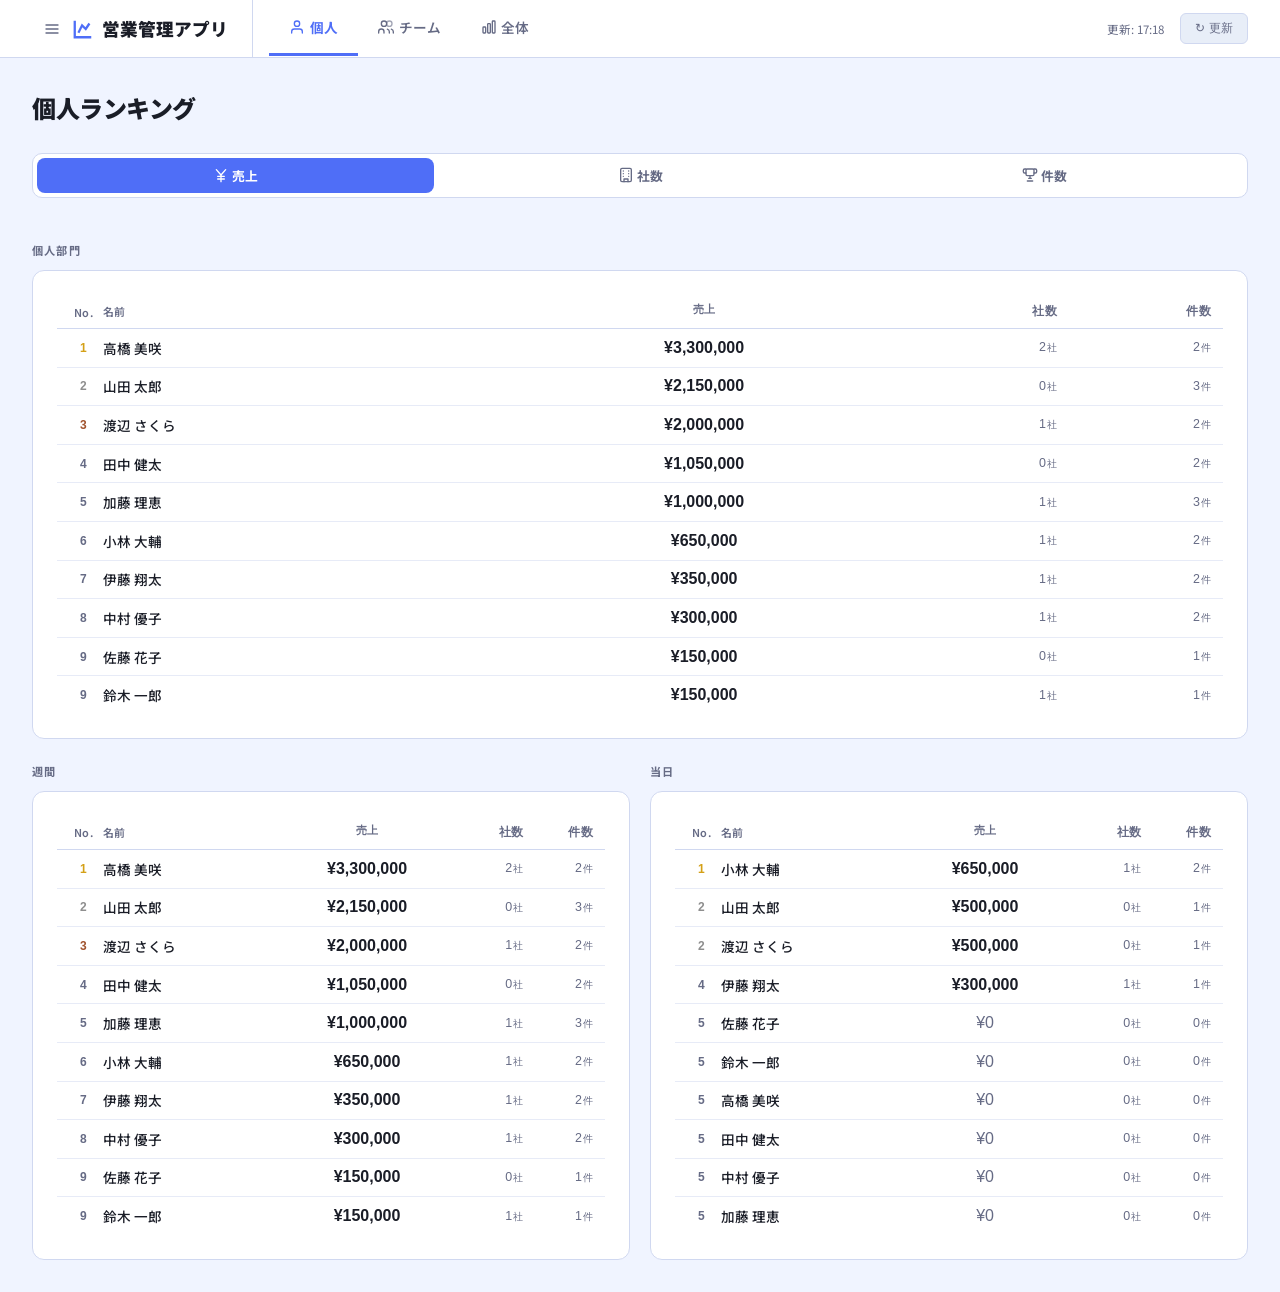
<file: index.html>
<!DOCTYPE html>
<html lang="ja">
<head>
<meta charset="UTF-8">
<meta name="viewport" content="width=device-width, initial-scale=1.0">
<title>営業管理アプリ</title>
<link rel="icon" href="data:image/svg+xml,<svg xmlns='http://www.w3.org/2000/svg' viewBox='0 0 32 32'><rect width='32' height='32' rx='6' fill='%234f6ef7'/><text x='16' y='22' text-anchor='middle' fill='white' font-size='18' font-weight='bold'>S</text></svg>">
<link rel="manifest" href="manifest.json">
<meta name="theme-color" content="#4f6ef7">
<link rel="apple-touch-icon" href="data:image/svg+xml,<svg xmlns='http://www.w3.org/2000/svg' viewBox='0 0 180 180'><rect width='180' height='180' rx='36' fill='%234f6ef7'/><text x='90' y='125' text-anchor='middle' fill='white' font-size='100' font-weight='bold'>S</text></svg>">
<link href="https://fonts.googleapis.com/css2?family=Noto+Sans+JP:wght@400;500;700;900&family=DM+Mono:wght@400;500&display=swap" rel="stylesheet">
<style>
  :root {
    --bg: #f0f4ff;
    --surface: #ffffff;
    --surface2: #e8eef8;
    --border: #d0d8f0;
    --accent: #4f6ef7;
    --accent2: #f7c04f;
    --accent3: #ff00cc;
    --text: #1a1d27;
    --muted: #666b85;
    --gold: #f7c04f;
    --silver: #a0aec0;
    --bronze: #cd7f32;
    --danger: #f76f6f;
  }
  * { margin:0; padding:0; box-sizing:border-box; }
  #deal-list-tabs::-webkit-scrollbar, #ind-pipeline-tabs::-webkit-scrollbar { display:none; }
  body { font-family: -apple-system, BlinkMacSystemFont, 'Hiragino Sans', 'Hiragino Kaku Gothic ProN', 'Noto Sans JP', sans-serif; background: var(--bg); color: var(--text); min-height: 100vh; }
  html { overflow-x: clip; }

  nav {
    background: var(--surface); border-bottom: 1px solid var(--border);
    padding: 0 2rem; display: flex; align-items: center; gap: 0;
    position: sticky; top: 0; z-index: 100;
  }
  .nav-logo { font-weight: 900; font-size: 1.1rem; color: var(--text); padding: 1rem 1.5rem 1rem 0; border-right: 1px solid var(--border); margin-right: 1rem; display: flex; align-items: center; gap: 0.5rem; }
  .nav-tabs { display: flex; gap: 0; }
  .nav-group { position: relative; }
  .nav-group-btn {
    padding: 1rem 1.25rem; font-size: 0.85rem; font-weight: 600; color: var(--muted); cursor: pointer;
    border: none; border-bottom: 3px solid transparent; transition: all 0.2s; white-space: nowrap;
    display: flex; align-items: center; gap: 0.3rem; background: none; font-family: inherit;
  }
  .nav-group-btn:hover { color: var(--text); }
  .nav-group-btn.active { color: var(--accent); border-bottom-color: var(--accent); font-weight: 700; }
  .nav-group-btn .arrow { font-size: 0.55rem; transition: transform 0.2s; }
  .nav-group.open .arrow { transform: rotate(180deg); }
  .nav-dropdown {
    display: none; position: absolute; top: 100%; left: 0; min-width: 180px;
    background: var(--surface); border: 1px solid var(--border); border-radius: 10px;
    box-shadow: 0 8px 24px rgba(0,0,0,0.3); z-index: 200; padding: 0.4rem; overflow: hidden;
  }
  .nav-group.open .nav-dropdown { display: block; }
  .nav-dropdown-item {
    padding: 0.65rem 1rem; font-size: 0.82rem; font-weight: 500; color: var(--muted);
    cursor: pointer; border-radius: 7px; transition: all 0.15s; white-space: nowrap;
  }
  .nav-dropdown-item:hover { background: var(--surface2); color: var(--text); }
  .nav-dropdown-item.active { color: var(--accent); background: rgba(99,102,241,0.08); }
  .nav-right { margin-left: auto; display: flex; align-items: center; gap: 1rem; }
  .refresh-btn { padding: 0.4rem 0.9rem; background: var(--surface2); border: 1px solid var(--border); border-radius: 6px; color: var(--muted); font-size: 0.78rem; cursor: pointer; transition: all 0.15s; }
  .refresh-btn:hover { color: var(--text); border-color: var(--accent); }
  .last-updated { font-size: 0.72rem; color: var(--muted); }

  .page { display: none; padding: 2rem; max-width: 1400px; margin: 0 auto; }
  .page.active { display: block; }

  .card { background: var(--surface); border: 1px solid var(--border); border-radius: 12px; padding: 1.5rem; }
  .card-title { font-size: 0.75rem; font-weight: 700; color: var(--muted); text-transform: uppercase; letter-spacing: 1px; margin-bottom: 1.25rem; }
  .grid-2 { display: grid; grid-template-columns: 1fr 1fr; gap: 1.25rem; }
  .grid-3 { display: grid; grid-template-columns: 1fr 1fr 1fr; gap: 1.25rem; }
  .grid-4 { display: grid; grid-template-columns: repeat(4,1fr); gap: 1.25rem; }
  .ov-period-grid { display: grid; grid-template-columns: 1fr 1fr; gap: 1.25rem; }

  .kpi-value { font-family: -apple-system, BlinkMacSystemFont, 'Hiragino Sans', sans-serif; font-size: 2rem; font-weight: 500; line-height: 1; }
  .kpi-label { font-size: 0.8rem; color: var(--muted); margin-top: 0.4rem; }
  .kpi-sub { font-size: 0.72rem; color: var(--muted); margin-top: 0.25rem; }

  .progress-wrap { margin-top: 0.75rem; }
  .progress-header { display: flex; justify-content: space-between; align-items: center; margin-bottom: 0.4rem; }
  .progress-pct { font-family: -apple-system, BlinkMacSystemFont, 'Hiragino Sans', sans-serif; font-weight: 500; font-size: 0.9rem; }
  .progress-bar-bg { height: 8px; background: var(--surface2); border-radius: 4px; overflow: hidden; }
  .progress-bar-fill { height: 100%; border-radius: 4px; background: var(--accent); transition: width 0.8s ease; }
  .progress-bar-fill.over { background: var(--accent3); }
  .progress-meta { font-size: 0.72rem; color: var(--muted); margin-top: 0.4rem; }
  .progress-meta span { color: var(--accent); }

  .podium { display: flex; align-items: flex-end; justify-content: center; gap: 1.5rem; padding: 2rem 0 1rem; }
  .podium-item { display: flex; flex-direction: column; align-items: center; gap: 0.5rem; cursor:pointer; transition: transform 0.15s; }
  .podium-item:hover { transform: translateY(-3px); }
  .podium-item.second { order: -1; }
  .podium-item.third { order: 1; }
  .podium-avatar { width: 56px; height: 56px; border-radius: 50%; display: flex; align-items: center; justify-content: center; font-size: 1.3rem; font-weight: 700; border: 3px solid transparent; position: relative; }
  .podium-avatar.rank1 { border-color: var(--gold); background: var(--rank1-bg, #2a2410); color: var(--gold); width: 72px; height: 72px; font-size: 1.6rem; box-shadow: 0 0 20px rgba(247,192,79,0.35); }
  .podium-avatar.rank2 { border-color: var(--silver); background: var(--rank2-bg, #1e2128); color: var(--silver); }
  .podium-avatar.rank3 { border-color: var(--bronze); background: var(--rank3-bg, #211a12); color: var(--bronze); }
  .rank-badge { position: absolute; top: -4px; right: -4px; width: 18px; height: 18px; border-radius: 50%; font-size: 0.65rem; font-weight: 700; display: flex; align-items: center; justify-content: center; background: var(--bg); }
  .rank-badge.r1 { color: var(--gold); border: 1.5px solid var(--gold); }
  .rank-badge.r2 { color: var(--silver); border: 1.5px solid var(--silver); }
  .rank-badge.r3 { color: var(--bronze); border: 1.5px solid var(--bronze); }
  .podium-name { font-size: 0.85rem; font-weight: 700; text-align: center; max-width: 110px; }
  .podium-val { font-family: -apple-system, BlinkMacSystemFont, 'Hiragino Sans', sans-serif; font-size: 1.15rem; font-weight: 700; color: var(--accent); }
  .podium-item.first .podium-val { font-size: 1.9rem; color: var(--gold); letter-spacing: -0.5px; text-shadow: 0 0 16px rgba(247,192,79,0.5); }
  .podium-item.first .podium-name { font-size: 1rem; font-weight: 900; }
  .podium-crown { font-size: 1.8rem; line-height: 1; filter: drop-shadow(0 2px 4px rgba(247,192,79,0.6)); animation: crownBounce 2s ease-in-out infinite; }
  @keyframes crownBounce { 0%,100%{transform:translateY(0) rotate(-5deg)} 50%{transform:translateY(-4px) rotate(5deg)} }
  .podium-platform { display: flex; align-items: center; justify-content: center; border-radius: 0 0 6px 6px; font-size: 0.65rem; font-weight: 700; color: #fff; letter-spacing: 0.5px; }
  .podium-platform.p1 { background: var(--gold); color: #1a1200; width: 56px; height: 56px; border-radius: 8px 8px 0 0; }
  .podium-platform.p2 { background: var(--silver); color: #1a1a1a; width: 44px; height: 40px; border-radius: 8px 8px 0 0; }
  .podium-platform.p3 { background: var(--bronze); color: #fff; width: 44px; height: 28px; border-radius: 8px 8px 0 0; }

  .rank-list { display: flex; flex-direction: column; gap: 0.5rem; }
  .rank-row { display: flex; align-items: center; gap: 0.75rem; padding: 0.6rem 0.75rem; background: var(--surface2); border-radius: 8px; font-size: 0.85rem; }
  .rank-num { color: var(--muted); font-family: -apple-system, BlinkMacSystemFont, 'Hiragino Sans', sans-serif; font-size: 0.8rem; width: 18px; text-align: center; }
  .rank-avatar-sm { width: 28px; height: 28px; border-radius: 50%; background: var(--border); display: flex; align-items: center; justify-content: center; font-size: 0.75rem; font-weight: 700; color: var(--muted); flex-shrink: 0; }
  .rank-name { flex: 1; font-weight: 500; }
  .rank-val { font-family: -apple-system, BlinkMacSystemFont, 'Hiragino Sans', sans-serif; font-size: 0.85rem; }

  /* Full rank table */
  .rtbl-header { display: grid; grid-template-columns: 1.8rem 4fr 4fr 1.5fr 1.5fr; gap: 0.3rem; padding: 0.5rem 0.75rem; font-size: 0.68rem; font-weight: 600; color: var(--muted); letter-spacing: 0.3px; border-bottom: 1px solid var(--border); }
  .rtbl-row { display: grid; grid-template-columns: 1.8rem 4fr 4fr 1.5fr 1.5fr; gap: 0.3rem; align-items: center; padding: 0.55rem 0.75rem; border-bottom: 1px solid color-mix(in srgb, var(--border) 50%, transparent); font-size: 0.85rem; transition: background 0.15s; }
  .rtbl-row:last-child, .rtbl-row:last-of-type { border-bottom: none; }
  .rtbl-row:hover { background: var(--surface2); }
  .rtbl-rank { display: flex; align-items: center; justify-content: center; }
  .rtbl-rank-num { font-family: -apple-system, BlinkMacSystemFont, 'Hiragino Sans', sans-serif; font-size: 0.75rem; color: var(--muted); font-weight: 600; }
  .rtbl-rank-1 { color: #d4a017; font-weight: 700; }
  .rtbl-rank-2 { color: #8e8e8e; font-weight: 700; }
  .rtbl-rank-3 { color: #a0522d; font-weight: 700; }
  .rtbl-user { min-width: 0; }
  .rtbl-name { font-weight: 500; white-space: nowrap; overflow: hidden; text-overflow: ellipsis; display: block; font-size: 0.85rem; }
  .rtbl-sales-val { font-family: -apple-system, BlinkMacSystemFont, 'Hiragino Sans', sans-serif; font-size: 1rem; font-weight: 600; white-space: nowrap; text-align: center; justify-self: center; }
  .rtbl-sales-val.rtbl-zero { color: var(--muted); font-weight: 400; }
  .rtbl-stat { font-family: -apple-system, BlinkMacSystemFont, 'Hiragino Sans', sans-serif; font-size: 0.78rem; text-align: right; color: var(--muted); }
  .rtbl-stat-unit { font-size: 0.62rem; margin-left: 1px; }
  .rtbl-toggle { display: block; width: 100%; margin-top: 0.25rem; padding: 0.55rem; background: none; border: none; border-top: 1px solid var(--border); font-size: 0.78rem; color: var(--accent); cursor: pointer; transition: background 0.15s; }
  .rtbl-toggle:hover { background: var(--surface2); }

  .bar-chart { display: flex; flex-direction: column; gap: 0.6rem; margin-top: 0.5rem; }
  .bar-row { display: flex; align-items: center; gap: 0.75rem; }
  .bar-label { font-size: 0.78rem; color: var(--muted); width: 90px; text-align: right; white-space: nowrap; overflow: hidden; text-overflow: ellipsis; }
  .bar-track { flex: 1; height: 22px; background: var(--surface2); border-radius: 4px; overflow: hidden; }
  .bar-fill { height: 100%; border-radius: 4px; background: var(--accent); display: flex; align-items: center; padding-left: 6px; min-width: 4px; transition: width 0.8s ease; }
  .bar-fill-val { font-family: -apple-system, BlinkMacSystemFont, 'Hiragino Sans', sans-serif; font-size: 0.7rem; color: rgba(255,255,255,0.85); white-space: nowrap; }

  .divider { border: none; border-top: 1px solid var(--border); margin: 1.25rem 0; }
  .page-header { margin-bottom: 1.75rem; }
  .page-header h1 { font-size: 1.5rem; font-weight: 900; letter-spacing: -0.5px; }
  .section-label { font-size: 0.7rem; font-weight: 700; color: var(--muted); text-transform: uppercase; letter-spacing: 1.2px; margin: 1.5rem 0 0.75rem; }

  .member-row { display: flex; align-items: center; gap: 0.75rem; padding: 0.75rem; border-radius: 8px; border: 1px solid var(--border); margin-bottom: 0.5rem; cursor: pointer; transition: border-color 0.2s; }
  .member-row:hover { border-color: var(--accent); }
  .member-info { flex: 1; }
  .member-name { font-weight: 600; font-size: 0.9rem; }
  .member-team { font-size: 0.72rem; color: var(--muted); }
  .member-kpis { display: flex; gap: 1.5rem; text-align: right; }
  .member-kpi-val { font-family: -apple-system, BlinkMacSystemFont, 'Hiragino Sans', sans-serif; font-size: 0.85rem; font-weight: 500; }
  .member-kpi-label { font-size: 0.68rem; color: var(--muted); }

  .ind-header { display: flex; align-items: center; gap: 1.25rem; margin-bottom: 1.75rem; }
  .ind-avatar { width: 64px; height: 64px; border-radius: 50%; background: var(--surface2); border: 3px solid var(--accent); display: flex; align-items: center; justify-content: center; font-size: 1.4rem; font-weight: 700; color: var(--accent); }
  .back-btn { display: inline-flex; align-items: center; gap: 0.4rem; color: var(--muted); font-size: 0.8rem; cursor: pointer; margin-bottom: 1.25rem; transition: color 0.15s; }
  .back-btn:hover { color: var(--text); }

  /* Loading */
  .loading-overlay { position: fixed; inset: 0; background: var(--bg); display: flex; flex-direction: column; align-items: center; justify-content: center; gap: 1rem; z-index: 999; transition: opacity 0.4s; }
  .loading-overlay.hidden { opacity: 0; pointer-events: none; }
  .spinner { width: 40px; height: 40px; border: 3px solid var(--border); border-top-color: var(--accent); border-radius: 50%; animation: spin 0.7s linear infinite; }
  @keyframes spin { to { transform: rotate(360deg); } }
  .loading-text { font-size: 0.9rem; color: var(--muted); }

  /* Error */
  .error-banner { background: #fde8e8; border: 1px solid var(--danger); border-radius: 8px; padding: 1rem 1.25rem; color: var(--danger); font-size: 0.85rem; margin-bottom: 1.25rem; display: none; }
  .error-banner.show { display: block; }

  /* Config modal */
  .modal-overlay { position: fixed; inset: 0; background: rgba(0,0,0,0.7); display: flex; align-items: center; justify-content: center; z-index: 200; }
  .modal-overlay.hidden { display: none; }
  .modal { background: var(--surface); border: 1px solid var(--border); border-radius: 16px; padding: 2rem; width: 480px; max-width: 90vw; }
  .modal h2 { font-size: 1.1rem; font-weight: 700; margin-bottom: 0.5rem; }
  .modal p { font-size: 0.82rem; color: var(--muted); margin-bottom: 1.5rem; line-height: 1.6; }
  .modal label { font-size: 0.78rem; color: var(--muted); font-weight: 600; display: block; margin-bottom: 0.35rem; }
  .modal input { width: 100%; background: var(--surface2); border: 1px solid var(--border); border-radius: 8px; padding: 0.6rem 0.75rem; color: var(--text); font-size: 0.85rem; font-family: -apple-system, BlinkMacSystemFont, 'Hiragino Sans', sans-serif; margin-bottom: 1rem; outline: none; transition: border-color 0.15s; }
  .modal input:focus { border-color: var(--accent); }
  .modal-btn { width: 100%; padding: 0.75rem; background: var(--accent); border: none; border-radius: 8px; color: #fff; font-size: 0.9rem; font-weight: 700; cursor: pointer; transition: opacity 0.15s; }
  .modal-btn:hover { opacity: 0.85; }

  .rank-tab {
    flex: 1; padding: 0.5rem; background: none; border: none;
    border-radius: 8px; color: var(--muted); font-size: 0.8rem;
    font-weight: 700; cursor: pointer; transition: all 0.15s;
    font-family: inherit;
  }
  .rank-tab.active { background: var(--accent); color: #fff; }
  .rank-tab:hover:not(.active) { color: var(--text); }

  .team-badge { font-size: 0.7rem; padding: 0.2rem 0.6rem; border-radius: 4px; font-weight: 600; }
  .badge-green { background: #e0f8ea; color: #1a7a3a; }
  .badge-yellow { background: #fef8e0; color: #8a6d00; }
  .badge-red { background: #fde8e8; color: var(--danger); }

  @keyframes fadeUp { from { opacity:0; transform:translateY(12px); } to { opacity:1; transform:translateY(0); } }
  .page.active > *:not(.swipe-track) { animation: fadeUp 0.3s ease both; }

  /* 売上/社数/件数タブパネル スライドアニメーション */
  .rank-panels { position: relative; overflow: hidden; }
  .rank-panel { will-change: transform, opacity; }
  @keyframes rankSlideOutLeft  { from { transform:translateX(0); opacity:1; } to { transform:translateX(-30%); opacity:0; } }
  @keyframes rankSlideInRight  { from { transform:translateX(30%); opacity:0; } to { transform:translateX(0); opacity:1; } }
  @keyframes rankSlideOutRight { from { transform:translateX(0); opacity:1; } to { transform:translateX(30%); opacity:0; } }
  @keyframes rankSlideInLeft   { from { transform:translateX(-30%); opacity:0; } to { transform:translateX(0); opacity:1; } }
  .rank-panel.slide-out-left  { animation: rankSlideOutLeft  0.22s ease both; pointer-events:none; }
  .rank-panel.slide-in-right  { animation: rankSlideInRight  0.22s ease both; }
  .rank-panel.slide-out-right { animation: rankSlideOutRight 0.22s ease both; pointer-events:none; }
  .rank-panel.slide-in-left   { animation: rankSlideInLeft   0.22s ease both; }
  /* スワイプカルーセル */
  .swipe-container { overflow: hidden; }
  /* デスクトップ: 通常表示（trackはblock、panelはdisplay:noneで個別にdata属性で制御） */
  .swipe-track { display: block; }
  .swipe-panel { display: none; }
  .swipe-panel.panel-active { display: block; }

  /* ===================== TABLET ===================== */
  @media (max-width: 1100px) {
    .grid-4 { grid-template-columns: 1fr 1fr; }
    .grid-3 { grid-template-columns: 1fr 1fr; }
  }

  /* ===================== MOBILE ===================== */
  @media (max-width: 768px) {
    nav { padding: 0 0.5rem; position: fixed; top: 0; left: 0; right: 0; z-index: 200; }
    .nav-logo { display: none; }
    .nav-tabs { display: none; }
    .nav-right { margin-left: auto; gap: 0.5rem; }
    .last-updated { display: none; }
    .refresh-btn { padding: 0.4rem 0.7rem; font-size: 0.75rem; }

    .page { padding: 0.875rem 0.875rem 5.5rem; overflow-x: hidden; margin-top: 41px; }
    .swipe-container {
      padding: 0; margin-top: 41px;
      position: fixed; top: 0; left: 0; right: 0; bottom: 0;
      overflow: hidden; z-index: 50;
    }
    .swipe-track { display: flex; will-change: transform; height: 100%; }
    .swipe-panel {
      display: block !important; flex: 0 0 100%; min-width: 100%; box-sizing: border-box;
      padding: 0.875rem 0.875rem 5.5rem;
      overflow-y: auto; -webkit-overflow-scrolling: touch;
      height: 100%;
    }
    .page-header { margin-bottom: 1rem; }
    .page-header h1 { font-size: 1.2rem; }
    .section-label { margin: 1rem 0 0.5rem; }

    .grid-2 { grid-template-columns: 1fr 1fr; gap: 0.75rem; }
    .grid-3, .grid-4 { grid-template-columns: 1fr; gap: 0.75rem; }
    .ov-period-grid { grid-template-columns: 1fr; gap: 0.75rem; }
    #kpi-cards { grid-template-columns: 1fr 1fr !important; }

    /* ランキングページの全幅カード */
    .full-width-card { grid-column: 1 / -1; }

    .card { padding: 0.875rem; border-radius: 10px; }
    .card-title { font-size: 0.68rem; margin-bottom: 0.75rem; }
    .kpi-value { font-size: 1.4rem; }

    .podium { gap: 0.5rem; padding: 1rem 0.25rem 0.5rem; flex-wrap: nowrap; overflow: hidden; }
    .podium-avatar { width: 40px; height: 40px; font-size: 0.9rem; }
    .podium-avatar.rank1 { width: 52px; height: 52px; font-size: 1.2rem; }
    .podium-item { max-width: 33%; }
    .podium-item.first .podium-val { font-size: 1.1rem; }
    .podium-crown { font-size: 1.2rem; }
    .rank-badge { width: 15px; height: 15px; font-size: 0.55rem; }
    .podium-name { font-size: 0.65rem; max-width: 70px; overflow: hidden; text-overflow: ellipsis; white-space: nowrap; }
    .podium-val { font-size: 0.7rem; }
    .podium-platform.p1 { width: 48px; height: 48px; }
    .podium-platform.p2 { width: 40px; height: 36px; }
    .podium-platform.p3 { width: 40px; height: 24px; }

    .rank-row { padding: 0.5rem 0.6rem; font-size: 0.78rem; overflow: hidden; }
    .rank-val { font-size: 0.75rem; white-space: nowrap; }
    .rank-avatar-sm { width: 24px; height: 24px; font-size: 0.7rem; }

    .rtbl-header, .rtbl-row { grid-template-columns: 1.5rem 4fr 4fr 1.5fr 1.5fr; gap: 0.2rem; padding: 0.45rem 0.5rem; }
    .rtbl-name { font-size: 0.8rem; }
    .rtbl-sales-val { font-size: 0.9rem; }
    .rtbl-stat { font-size: 0.72rem; }

    .bar-label { width: 60px; font-size: 0.68rem; }
    .bar-track { height: 18px; }
    .bar-fill-val { font-size: 0.62rem; }

    .member-row { padding: 0.75rem; }
    .member-kpis { gap: 0.75rem; }
    .member-kpi-val { font-size: 0.78rem; }
    .member-kpi-label { font-size: 0.62rem; }

    .ind-header { gap: 0.75rem; margin-bottom: 1rem; }
    .ind-avatar { width: 48px; height: 48px; font-size: 1.1rem; }
    #ind-name { font-size: 1.2rem !important; }

    .modal { padding: 1.25rem; }
    #deal-list-sticky { position: relative !important; top: auto !important; padding-top: 0.875rem !important; }

    /* 目標セクションの3列 → モバイルでも3列だが文字を小さく */
    .goal-grid-3 { display: grid; grid-template-columns: 1fr 1fr 1fr; gap: 0.5rem; }
    .goal-grid-3 .kpi-value, .goal-grid-3 [style*="font-size:1.1rem"] { font-size: 0.9rem !important; }
  }

  /* ボトムナビ */
  .bottom-nav {
    display: none;
    position: fixed;
    bottom: 0; left: 0; right: 0;
    background: var(--surface);
    border-top: 1px solid var(--border);
    padding: 0.4rem 0 max(env(safe-area-inset-bottom), 0.4rem);
    z-index: 100;
  }
  .bottom-nav-inner { display: flex; justify-content: space-around; align-items: center; }
  .bottom-nav-item {
    display: flex; flex-direction: column; align-items: center; gap: 0.15rem;
    padding: 0.25rem 0.5rem;
    color: var(--muted); cursor: pointer; transition: color 0.15s;
    font-size: 0.6rem; font-weight: 700; min-width: 52px; text-align: center;
    -webkit-tap-highlight-color: transparent;
  }
  .bottom-nav-item.active { color: var(--accent); position: relative; }
  .bottom-nav-item.active::before {
    content: ''; position: absolute; top: 0; left: 50%; transform: translateX(-50%);
    width: 32px; height: 3px; background: var(--accent); border-radius: 0 0 3px 3px;
  }
  .bottom-nav-icon { font-size: 1.3rem; line-height: 1.2; }
  .mobile-submenu {
    display: none; position: fixed; bottom: calc(56px + max(env(safe-area-inset-bottom), 0.4rem)); left: 0; right: 0;
    background: var(--surface); border-top: 1px solid var(--border);
    padding: 0.5rem; z-index: 99;
    box-shadow: 0 -4px 16px rgba(0,0,0,0.3);
  }
  .mobile-submenu.open { display: flex; flex-wrap: wrap; gap: 0.35rem; }
  .mobile-submenu-item {
    flex: 1 1 45%; padding: 0.7rem 0.75rem; font-size: 0.82rem; font-weight: 600;
    color: var(--muted); cursor: pointer; border-radius: 8px; transition: all 0.15s;
    text-align: center; background: var(--surface2);
  }
  .mobile-submenu-item:hover, .mobile-submenu-item:active { background: var(--border); color: var(--text); }
  .mobile-submenu-item.active { color: var(--accent); background: rgba(99,102,241,0.12); }
  @media (max-width: 768px) {
    .bottom-nav { display: block; }
  }

  /* Lark Login Screen */
  .lark-login {
    position: fixed; inset: 0;
    background: var(--bg);
    display: flex; flex-direction: column;
    align-items: center; justify-content: center;
    gap: 1.5rem; z-index: 998;
  }
  .lark-login.hidden { display: none; }
  .lark-login-card {
    background: var(--surface);
    border: 1px solid var(--border);
    border-radius: 20px;
    padding: 2.5rem 2rem;
    width: 340px; max-width: 90vw;
    text-align: center;
  }
  .lark-login-logo { font-size: 2.5rem; margin-bottom: 0.5rem; }
  .lark-login-title { font-size: 1.2rem; font-weight: 900; margin-bottom: 0.35rem; }
  .lark-login-sub { font-size: 0.82rem; color: var(--muted); margin-bottom: 1.75rem; line-height: 1.6; }
  .lark-login-btn {
    width: 100%; padding: 0.85rem;
    background: #1456F0;
    border: none; border-radius: 10px;
    color: #fff; font-size: 0.95rem; font-weight: 700;
    cursor: pointer; transition: opacity 0.15s;
    display: flex; align-items: center; justify-content: center; gap: 0.6rem;
  }
  .lark-login-btn:hover { opacity: 0.88; }
  .lark-login-btn img { width: 20px; height: 20px; }

  /* 数値管理シート */
  .kpi-table { min-width: 900px; }
  .kpi-th { padding: 0.6rem 0.5rem; text-align: center; font-size: 0.72rem; font-weight: 700; color: var(--muted); text-transform: uppercase; letter-spacing: 0.3px; }
  .kpi-th-name { text-align: left; min-width: 120px; }
  .kpi-th-highlight { color: var(--accent); }
  .kpi-th-accent { color: var(--gold); }
  .kpi-cell-name { padding: 0.5rem; text-align: left; font-weight: 500; }
  .kpi-cell-num { padding: 0.5rem 0.4rem; text-align: center; font-family: -apple-system, BlinkMacSystemFont, 'Hiragino Sans', sans-serif; font-size: 0.85rem; }
  .kpi-cell-highlight { color: var(--accent); font-weight: 700; }
  .kpi-cell-accent { color: var(--gold); font-weight: 700; }
  .kpi-cell-rate { color: var(--accent3); font-weight: 600; }
  .kpi-name-cell { display: flex; align-items: center; gap: 0.5rem; }
  .kpi-avatar { flex-shrink: 0; }
  .kpi-row-data { border-bottom: 1px solid var(--border); transition: background 0.1s; }
  .kpi-row-data:hover { background: var(--surface2); }
  .kpi-row-total { border-bottom: 2px solid var(--border); background: var(--surface2); }
  .kpi-row-total td { font-weight: 700; padding: 0.6rem 0.4rem; }
  .kpi-row-grand { background: var(--accent); background: linear-gradient(135deg, rgba(79,110,247,0.15), rgba(79,110,247,0.05)); border-bottom: 2px solid var(--accent); }
  .kpi-row-grand td { font-weight: 700; padding: 0.7rem 0.4rem; font-size: 0.88rem; }
  .kpi-row-spacer td { padding: 0.3rem; }
  .kpi-team-header td { padding: 0.6rem 0.5rem; font-size: 0.72rem; font-weight: 700; color: var(--accent); text-transform: uppercase; letter-spacing: 0.5px; border-bottom: 1px solid var(--border); background: rgba(79,110,247,0.05); }
  .kpi-period-tab, .kpi-period-tab-overall, .kpi-period-tab-pipeline { background: none; color: var(--muted); }
  .kpi-period-tab.active, .kpi-period-tab-overall.active, .kpi-period-tab-pipeline.active { background: var(--surface); color: var(--accent); box-shadow: 0 1px 4px rgba(0,0,0,0.1); }
  .kpi-div-tab { background: none; color: var(--muted); }
  .kpi-div-tab.active { background: var(--surface); color: var(--accent); box-shadow: 0 1px 4px rgba(0,0,0,0.1); }

  /* Gemini-style Sidebar Drawer */
  .sidebar-overlay {
    position: fixed; inset: 0; background: rgba(0,0,0,0.4);
    z-index: 300; opacity: 0; pointer-events: none; transition: opacity 0.25s ease;
  }
  .sidebar-overlay.open { opacity: 1; pointer-events: auto; }

  .sidebar-drawer {
    position: fixed; top: 0; left: 0; bottom: 0; width: 280px;
    background: var(--surface); z-index: 301;
    transform: translateX(-100%); transition: transform 0.3s cubic-bezier(0.4, 0, 0.2, 1);
    display: flex; flex-direction: column;
    box-shadow: 4px 0 24px rgba(0,0,0,0.15);
  }
  .sidebar-scroll { flex: 1; overflow-y: auto; }
  .sidebar-bottom {
    border-top: 1px solid var(--border); padding: 0.5rem 0;
    flex-shrink: 0;
  }
  .sidebar-overlay.open .sidebar-drawer { transform: translateX(0); }

  .sidebar-header {
    display: flex; align-items: center; gap: 0.75rem;
    padding: 1.25rem 1.25rem 1rem; border-bottom: 1px solid var(--border);
  }
  .sidebar-header img { width: 32px; height: 32px; border-radius: 50%; object-fit: cover; }
  .sidebar-header span { font-weight: 800; font-size: 0.95rem; color: var(--text); }

  .sidebar-section-label {
    font-size: 0.65rem; font-weight: 700; color: var(--muted);
    text-transform: uppercase; letter-spacing: 1px;
    padding: 1.25rem 1.25rem 0.5rem;
  }

  .sidebar-item {
    display: flex; align-items: center; gap: 0.75rem;
    padding: 0.75rem 1.25rem; cursor: pointer;
    font-size: 0.88rem; font-weight: 500; color: var(--text);
    transition: background 0.15s; border-radius: 0;
  }
  .sidebar-item:hover { background: var(--surface2); }
  .sidebar-item.active { background: rgba(79,110,247,0.08); color: var(--accent); font-weight: 600; }
  .sidebar-item-icon { font-size: 1.1rem; width: 24px; text-align: center; flex-shrink: 0; }
  .sidebar-item-label { flex: 1; }

  .sidebar-divider { height: 1px; background: var(--border); margin: 0.5rem 0; }

  .hamburger-btn {
    background: none; border: none; font-size: 1.25rem; cursor: pointer;
    color: var(--muted); padding: 0.5rem; border-radius: 50%;
    transition: background 0.15s; display: flex; align-items: center; justify-content: center;
    width: 40px; height: 40px;
  }
  .hamburger-btn:hover { background: var(--surface2); color: var(--text); }

  @media (max-width: 768px) {
    #kpi-summary-cards { grid-template-columns: repeat(3, 1fr) !important; }
    .kpi-table { font-size: 0.75rem; }
    .kpi-th, .kpi-cell-num { padding: 0.4rem 0.25rem; }
    .kpi-th-name { min-width: 80px; }
  }
  /* スマホ用: テーブル列の表示制御 */
  @media (max-width: 480px) {
    .hide-on-mobile { display: none !important; }
  }
</style>
</head>
<body>

<!-- Loading -->

<!-- Lark Login Screen -->
<div class="lark-login hidden" id="larkLogin">
  <div class="lark-login-card">
    <div style="width:80px;height:80px;border-radius:50%;background:var(--accent);display:flex;align-items:center;justify-content:center;margin-bottom:0.5rem"><svg width="40" height="40" viewBox="0 0 24 24" fill="none" stroke="white" stroke-width="2"><path d="M3 3v18h18"/><path d="M7 16l4-8 4 4 4-6"/></svg></div>
    <div class="lark-login-title">営業管理アプリ</div>
    <div class="lark-login-sub">Larkアカウントでログインして<br>ダッシュボードを表示します</div>
    <button class="lark-login-btn" onclick="larkLogin()">
      <svg width="20" height="20" viewBox="0 0 40 40" fill="none"><circle cx="20" cy="20" r="20" fill="#1456F0"/><path d="M20 8L28 16H22V24H18V16H12L20 8Z" fill="white"/><path d="M12 26H28V30H12V26Z" fill="white"/></svg>
      Larkでログイン
    </button>
  </div>
</div>

<div class="loading-overlay" id="loadingOverlay">
  <div class="spinner"></div>
  <div class="loading-text" id="loadingText">Larkからデータを取得中...</div>
</div>

<!-- ====== DEALS LIST MODAL ====== -->
<div class="modal-overlay hidden" id="dealsModal" onclick="if(event.target===this)closeDealModal()">
  <div class="modal" style="width:640px;max-height:80vh;display:flex;flex-direction:column;padding:0;overflow:hidden">
    <div style="padding:1.25rem 1.5rem;border-bottom:1px solid var(--border);display:flex;justify-content:space-between;align-items:center;flex-shrink:0">
      <div>
        <div style="font-weight:700;font-size:1rem" id="deal-modal-title">ステータス</div>
        <div style="font-size:0.78rem;color:var(--muted);margin-top:0.2rem" id="deal-modal-sub"></div>
      </div>
      <button onclick="closeDealModal()" style="background:none;border:none;color:var(--muted);font-size:1.2rem;cursor:pointer;padding:0.25rem"><i data-icon="x" data-icon-size="sm"></i></button>
    </div>
    <div style="overflow-y:auto;flex:1;padding:0.75rem 1rem" id="deal-modal-list"></div>
  </div>
</div>

<!-- Lark送信モーダル -->
<div class="modal-overlay hidden" id="rankingSendModal" onclick="if(event.target===this)closeRankingSendModal()">
  <div class="modal" style="max-width:400px">
    <h2><i data-icon="send"></i> Lark送信内容を選択</h2>
    <p style="margin-bottom:1rem">送信するセクションにチェックを入れてください。</p>
    <div style="display:flex;flex-direction:column;gap:0.6rem;margin-bottom:1.5rem">
      <label style="font-size:0.85rem;font-weight:600;color:var(--text);margin-bottom:0.2rem"><i data-icon="chart"></i> 個人ランキング</label>
      <label style="display:flex;align-items:center;gap:0.5rem;font-size:0.85rem;cursor:pointer;padding:0.4rem 0.5rem;border-radius:6px;background:var(--surface2);margin-bottom:0">
        <input type="checkbox" id="sec-month" checked style="width:16px;height:16px;accent-color:var(--accent)"> 当月
      </label>
      <label style="display:flex;align-items:center;gap:0.5rem;font-size:0.85rem;cursor:pointer;padding:0.4rem 0.5rem;border-radius:6px;background:var(--surface2);margin-bottom:0">
        <input type="checkbox" id="sec-week" checked style="width:16px;height:16px;accent-color:var(--accent)"> 先週
      </label>
      <label style="display:flex;align-items:center;gap:0.5rem;font-size:0.85rem;cursor:pointer;padding:0.4rem 0.5rem;border-radius:6px;background:var(--surface2);margin-bottom:0">
        <input type="checkbox" id="sec-day" style="width:16px;height:16px;accent-color:var(--accent)"> 前日（デイリー）
      </label>
      <label style="display:flex;align-items:center;gap:0.5rem;font-size:0.85rem;cursor:pointer;padding:0.4rem 0.5rem;border-radius:6px;background:var(--surface2);margin-bottom:0">
        <input type="checkbox" id="sec-today" style="width:16px;height:16px;accent-color:var(--accent)"> 当日
      </label>
      <label style="font-size:0.85rem;font-weight:600;color:var(--text);margin-bottom:0.2rem;margin-top:0.5rem"><i data-icon="building"></i> チーム売上</label>
      <label style="display:flex;align-items:center;gap:0.5rem;font-size:0.85rem;cursor:pointer;padding:0.4rem 0.5rem;border-radius:6px;background:var(--surface2);margin-bottom:0">
        <input type="checkbox" id="sec-monthTeam" checked style="width:16px;height:16px;accent-color:var(--accent)"> 当月
      </label>
      <label style="display:flex;align-items:center;gap:0.5rem;font-size:0.85rem;cursor:pointer;padding:0.4rem 0.5rem;border-radius:6px;background:var(--surface2);margin-bottom:0">
        <input type="checkbox" id="sec-weekTeam" checked style="width:16px;height:16px;accent-color:var(--accent)"> 先週
      </label>
      <label style="display:flex;align-items:center;gap:0.5rem;font-size:0.85rem;cursor:pointer;padding:0.4rem 0.5rem;border-radius:6px;background:var(--surface2);margin-bottom:0">
        <input type="checkbox" id="sec-dayTeam" style="width:16px;height:16px;accent-color:var(--accent)"> 前日（デイリー）
      </label>
      <label style="display:flex;align-items:center;gap:0.5rem;font-size:0.85rem;cursor:pointer;padding:0.4rem 0.5rem;border-radius:6px;background:var(--surface2);margin-bottom:0">
        <input type="checkbox" id="sec-todayTeam" style="width:16px;height:16px;accent-color:var(--accent)"> 当日
      </label>
    </div>
    <button class="modal-btn" id="btn-ranking-send-confirm" onclick="sendRankingToLark()">送信する</button>
    <button onclick="closeRankingSendModal()" style="width:100%;margin-top:0.5rem;padding:0.5rem;background:none;border:none;color:var(--muted);font-size:0.82rem;cursor:pointer;font-family:inherit">キャンセル</button>
  </div>
</div>

<!-- Admin Password Modal -->
<div class="modal-overlay hidden" id="adminPasswordModal">
  <div class="modal">
    <h2><i data-icon="lock"></i> 管理者認証</h2>
    <p style="margin-bottom:1rem">管理者パスワードを入力してください。</p>
    <label>パスワード</label>
    <input type="password" id="adminPasswordInput" placeholder="パスワード" onkeydown="if(event.key==='Enter')checkAdminPassword()">
    <div id="adminPasswordError" style="color:var(--danger);font-size:0.78rem;margin-bottom:0.75rem;display:none">パスワードが違います</div>
    <button class="modal-btn" onclick="checkAdminPassword()">確認</button>
    <button onclick="document.getElementById('adminPasswordModal').classList.add('hidden')" style="width:100%;margin-top:0.5rem;padding:0.5rem;background:none;border:none;color:var(--muted);font-size:0.82rem;cursor:pointer">キャンセル</button>
  </div>
</div>

<!-- Admin Menu Modal（管理メニュー） -->
<div class="modal-overlay hidden" id="adminMenuModal" onclick="if(event.target===this)document.getElementById('adminMenuModal').classList.add('hidden')">
  <div class="modal" style="max-width:400px">
    <h2><i data-icon="settings"></i> 管理メニュー</h2>
    <p style="font-size:0.82rem;color:var(--muted);margin-bottom:1rem">管理項目を選択してください。</p>
    <div style="display:flex;flex-direction:column;gap:0.5rem">
      <button onclick="openConfigFromMenu()" style="width:100%;padding:0.75rem;background:var(--surface2);border:1px solid var(--border);border-radius:10px;color:var(--text);font-family:inherit;font-size:0.88rem;font-weight:600;cursor:pointer;text-align:left;display:flex;align-items:center;gap:0.75rem;transition:border-color 0.15s" onmouseover="this.style.borderColor='var(--accent)'" onmouseout="this.style.borderColor='var(--border)'">
        <span style="font-size:1.2rem"><i data-icon="link" data-icon-size="lg"></i></span>
        <div><div>接続設定</div><div style="font-size:0.72rem;color:var(--muted);font-weight:400">Worker URL・Base情報</div></div>
      </button>
      <button onclick="openDivisionManager()" style="width:100%;padding:0.75rem;background:var(--surface2);border:1px solid var(--border);border-radius:10px;color:var(--text);font-family:inherit;font-size:0.88rem;font-weight:600;cursor:pointer;text-align:left;display:flex;align-items:center;gap:0.75rem;transition:border-color 0.15s" onmouseover="this.style.borderColor='var(--accent)'" onmouseout="this.style.borderColor='var(--border)'">
        <span style="font-size:1.2rem"><i data-icon="building" data-icon-size="lg"></i></span>
        <div><div>部門管理</div><div style="font-size:0.72rem;color:var(--muted);font-weight:400">コンサル・飛び込み部門のチーム振り分け</div></div>
      </button>
      <button onclick="document.getElementById('adminMenuModal').classList.add('hidden');navTo('statuses')" style="width:100%;padding:0.75rem;background:var(--surface2);border:1px solid var(--border);border-radius:10px;color:var(--text);font-family:inherit;font-size:0.88rem;font-weight:600;cursor:pointer;text-align:left;display:flex;align-items:center;gap:0.75rem;transition:border-color 0.15s" onmouseover="this.style.borderColor='var(--accent)'" onmouseout="this.style.borderColor='var(--border)'">
        <span style="font-size:1.2rem"><i data-icon="list" data-icon-size="lg"></i></span>
        <div><div>ステータス</div><div style="font-size:0.72rem;color:var(--muted);font-weight:400">ステータス一覧の管理</div></div>
      </button>
      <button onclick="document.getElementById('adminMenuModal').classList.add('hidden');navTo('products')" style="width:100%;padding:0.75rem;background:var(--surface2);border:1px solid var(--border);border-radius:10px;color:var(--text);font-family:inherit;font-size:0.88rem;font-weight:600;cursor:pointer;text-align:left;display:flex;align-items:center;gap:0.75rem;transition:border-color 0.15s" onmouseover="this.style.borderColor='var(--accent)'" onmouseout="this.style.borderColor='var(--border)'">
        <span style="font-size:1.2rem"><i data-icon="package" data-icon-size="lg"></i></span>
        <div><div>商材マスタ</div><div style="font-size:0.72rem;color:var(--muted);font-weight:400">商材一覧の管理</div></div>
      </button>
      <button onclick="document.getElementById('adminMenuModal').classList.add('hidden');openPermissionsModal()" style="width:100%;padding:0.75rem;background:var(--surface2);border:1px solid var(--border);border-radius:10px;color:var(--text);font-family:inherit;font-size:0.88rem;font-weight:600;cursor:pointer;text-align:left;display:flex;align-items:center;gap:0.75rem;transition:border-color 0.15s" onmouseover="this.style.borderColor='var(--accent)'" onmouseout="this.style.borderColor='var(--border)'">
        <span style="font-size:1.2rem"><i data-icon="lock" data-icon-size="lg"></i></span>
        <div><div>権限一覧</div><div style="font-size:0.72rem;color:var(--muted);font-weight:400">メンバーごとの操作権限を確認</div></div>
      </button>
    </div>
    <button onclick="document.getElementById('adminMenuModal').classList.add('hidden')" style="width:100%;margin-top:1rem;padding:0.5rem;background:none;border:none;color:var(--muted);font-size:0.82rem;cursor:pointer;font-family:inherit">閉じる</button>
  </div>
</div>

<!-- Permissions Modal（権限一覧） -->
<div class="modal-overlay hidden" id="permissionsModal" onclick="if(event.target===this)document.getElementById('permissionsModal').classList.add('hidden')">
  <div class="modal" style="max-width:700px;max-height:85vh;overflow-y:auto">
    <h2><i data-icon="lock"></i> 権限一覧</h2>
    <p style="font-size:0.82rem;color:var(--muted);margin-bottom:1rem">メンバーごとの操作権限を確認できます。</p>

    <!-- 操作権限の説明テーブル -->
    <div style="font-size:0.75rem;font-weight:700;color:var(--text);margin-bottom:0.5rem">操作権限マトリクス</div>
    <div style="overflow-x:auto;margin-bottom:1.5rem">
      <table style="width:100%;border-collapse:collapse;font-size:0.78rem">
        <thead>
          <tr style="background:var(--surface2)">
            <th style="padding:0.5rem;text-align:left;border-bottom:2px solid var(--border);font-weight:700">操作</th>
            <th style="padding:0.5rem;text-align:center;border-bottom:2px solid var(--border);font-weight:700">営業メンバー</th>
            <th style="padding:0.5rem;text-align:center;border-bottom:2px solid var(--border);font-weight:700">役員</th>
            <th style="padding:0.5rem;text-align:center;border-bottom:2px solid var(--border);font-weight:700">バックオフィス</th>
          </tr>
        </thead>
        <tbody>
          <tr><td style="padding:0.5rem;border-bottom:1px solid var(--border)">ダッシュボード閲覧</td><td style="padding:0.5rem;text-align:center;border-bottom:1px solid var(--border)"><i data-icon="check" data-icon-size="sm"></i></td><td style="padding:0.5rem;text-align:center;border-bottom:1px solid var(--border)"><i data-icon="check" data-icon-size="sm"></i></td><td style="padding:0.5rem;text-align:center;border-bottom:1px solid var(--border)"><i data-icon="check" data-icon-size="sm"></i></td></tr>
          <tr><td style="padding:0.5rem;border-bottom:1px solid var(--border)">自分の商談レコード編集</td><td style="padding:0.5rem;text-align:center;border-bottom:1px solid var(--border)"><i data-icon="check" data-icon-size="sm"></i></td><td style="padding:0.5rem;text-align:center;border-bottom:1px solid var(--border)"><i data-icon="check" data-icon-size="sm"></i></td><td style="padding:0.5rem;text-align:center;border-bottom:1px solid var(--border)"><i data-icon="check" data-icon-size="sm"></i></td></tr>
          <tr><td style="padding:0.5rem;border-bottom:1px solid var(--border)">他人の商談レコード編集</td><td style="padding:0.5rem;text-align:center;border-bottom:1px solid var(--border)"><i data-icon="x" data-icon-size="sm"></i></td><td style="padding:0.5rem;text-align:center;border-bottom:1px solid var(--border)"><i data-icon="check" data-icon-size="sm"></i></td><td style="padding:0.5rem;text-align:center;border-bottom:1px solid var(--border)"><i data-icon="check" data-icon-size="sm"></i></td></tr>
          <tr><td style="padding:0.5rem;border-bottom:1px solid var(--border)">ランキングLark送信</td><td style="padding:0.5rem;text-align:center;border-bottom:1px solid var(--border)"><i data-icon="x" data-icon-size="sm"></i></td><td style="padding:0.5rem;text-align:center;border-bottom:1px solid var(--border)"><i data-icon="check" data-icon-size="sm"></i></td><td style="padding:0.5rem;text-align:center;border-bottom:1px solid var(--border)"><i data-icon="check" data-icon-size="sm"></i></td></tr>
          <tr><td style="padding:0.5rem;border-bottom:1px solid var(--border)">管理設定（接続・部門・ステータス・商材）</td><td style="padding:0.5rem;text-align:center;border-bottom:1px solid var(--border)"><i data-icon="x" data-icon-size="sm"></i></td><td style="padding:0.5rem;text-align:center;border-bottom:1px solid var(--border)"><i data-icon="check" data-icon-size="sm"></i></td><td style="padding:0.5rem;text-align:center;border-bottom:1px solid var(--border)"><i data-icon="check" data-icon-size="sm"></i></td></tr>
          <tr><td style="padding:0.5rem;border-bottom:1px solid var(--border)">テーマ変更</td><td style="padding:0.5rem;text-align:center;border-bottom:1px solid var(--border)"><i data-icon="check" data-icon-size="sm"></i></td><td style="padding:0.5rem;text-align:center;border-bottom:1px solid var(--border)"><i data-icon="check" data-icon-size="sm"></i></td><td style="padding:0.5rem;text-align:center;border-bottom:1px solid var(--border)"><i data-icon="check" data-icon-size="sm"></i></td></tr>
        </tbody>
      </table>
    </div>

    <!-- メンバー別権限テーブル -->
    <div style="font-size:0.75rem;font-weight:700;color:var(--text);margin-bottom:0.5rem">メンバー別権限</div>
    <div style="overflow-x:auto">
      <table style="width:100%;border-collapse:collapse;font-size:0.78rem" id="permissionsTable">
        <thead>
          <tr style="background:var(--surface2)">
            <th style="padding:0.5rem;text-align:left;border-bottom:2px solid var(--border);font-weight:700">名前</th>
            <th style="padding:0.5rem;text-align:left;border-bottom:2px solid var(--border);font-weight:700">チーム</th>
            <th style="padding:0.5rem;text-align:left;border-bottom:2px solid var(--border);font-weight:700">部門</th>
            <th style="padding:0.5rem;text-align:center;border-bottom:2px solid var(--border);font-weight:700">権限レベル</th>
          </tr>
        </thead>
        <tbody id="permissionsTableBody"></tbody>
      </table>
    </div>

    <button onclick="document.getElementById('permissionsModal').classList.add('hidden')" style="width:100%;margin-top:1rem;padding:0.5rem;background:none;border:none;color:var(--muted);font-size:0.82rem;cursor:pointer;font-family:inherit">閉じる</button>
  </div>
</div>

<!-- Config Modal（接続設定） -->
<div class="modal-overlay hidden" id="configModal" onclick="if(event.target===this)document.getElementById('configModal').classList.add('hidden')">
  <div class="modal">
    <h2><i data-icon="link"></i> 接続設定</h2>
    <p style="font-size:0.82rem;color:var(--muted);margin-bottom:1rem">Worker URLとBase情報を設定してください。</p>
    <label>Worker URL</label>
    <input type="text" id="workerUrlInput" placeholder="https://salesdash-proxy.xxx.workers.dev">
    <label>App Token（Base）</label>
    <input type="text" id="appTokenInput" value="ES9VbU0ntaer13sncOEjafhgpHe">
    <label>Table ID</label>
    <input type="text" id="tableIdInput" value="tbl1L0SBGe851UXo">
    <button class="modal-btn" onclick="saveConfig()">保存してデータを取得</button>
    <button onclick="document.getElementById('configModal').classList.add('hidden')" style="width:100%;margin-top:0.5rem;padding:0.5rem;background:none;border:none;color:var(--muted);font-size:0.82rem;cursor:pointer;font-family:inherit">← 管理メニューに戻る</button>
  </div>
</div>

<!-- Division Manager Modal（部門管理） -->
<div class="modal-overlay hidden" id="divisionModal" onclick="if(event.target===this)document.getElementById('divisionModal').classList.add('hidden')">
  <div class="modal" style="max-width:520px">
    <h2><i data-icon="building"></i> 部門管理</h2>
    <p style="font-size:0.82rem;color:var(--muted);margin-bottom:1rem">各チームをコンサル部門・飛び込み部門に振り分けてください。<br>数値管理シートのフィルターに反映されます。</p>

    <div style="display:grid;grid-template-columns:1fr 1fr;gap:1rem;margin-bottom:1rem">
      <!-- テレアポ部門 -->
      <div>
        <div style="font-size:0.75rem;font-weight:700;color:var(--accent);margin-bottom:0.5rem;display:flex;align-items:center;gap:0.4rem"><i data-icon="briefcase"></i> コンサル部門</div>
        <div id="div-teleapo-list" style="min-height:60px;background:var(--surface2);border:1.5px dashed var(--border);border-radius:8px;padding:0.5rem;display:flex;flex-direction:column;gap:0.35rem">
        </div>
      </div>
      <!-- 飛び込み部門 -->
      <div>
        <div style="font-size:0.75rem;font-weight:700;color:var(--gold);margin-bottom:0.5rem;display:flex;align-items:center;gap:0.4rem"><i data-icon="walk"></i> 飛び込み部門</div>
        <div id="div-tobikomi-list" style="min-height:60px;background:var(--surface2);border:1.5px dashed var(--border);border-radius:8px;padding:0.5rem;display:flex;flex-direction:column;gap:0.35rem">
        </div>
      </div>
    </div>

    <!-- 未割当チーム -->
    <div style="margin-bottom:1rem">
      <div style="font-size:0.75rem;font-weight:700;color:var(--muted);margin-bottom:0.5rem">未割当のチーム</div>
      <div id="div-unassigned-list" style="min-height:40px;background:var(--bg);border:1px solid var(--border);border-radius:8px;padding:0.5rem;display:flex;flex-wrap:wrap;gap:0.35rem">
        <span style="font-size:0.78rem;color:var(--muted)">全チームが割り当て済みです</span>
      </div>
    </div>

    <div style="display:flex;gap:0.5rem">
      <button class="modal-btn" onclick="saveDivisionConfig()" style="flex:1">保存</button>
      <button onclick="document.getElementById('divisionModal').classList.add('hidden')" style="flex:1;padding:0.6rem;background:none;border:1px solid var(--border);border-radius:8px;color:var(--muted);font-size:0.82rem;cursor:pointer;font-family:inherit">← 戻る</button>
    </div>
  </div>
</div>

<!-- Theme Modal（テーマ選択） -->
<div class="modal-overlay hidden" id="themeModal" onclick="if(event.target===this)document.getElementById('themeModal').classList.add('hidden')">
  <div class="modal" style="max-width:320px">
    <h2><i data-icon="palette"></i> テーマ</h2>
    <p style="font-size:0.82rem;color:var(--muted);margin-bottom:1.25rem">背景カラーを選択してください。</p>
    <div style="display:flex;gap:0.75rem;margin-bottom:1.5rem">
      <div onclick="applyAndSaveTheme('dark')" id="theme-btn-dark"
        style="flex:1;height:80px;border-radius:12px;background:#0f1117;border:3px solid transparent;cursor:pointer;display:flex;align-items:flex-end;justify-content:center;padding-bottom:0.5rem;transition:transform 0.15s"
        onmouseover="this.style.transform='scale(1.04)'" onmouseout="this.style.transform=''">
        <span style="color:#e8eaf6;font-size:0.8rem;font-weight:700">ダーク</span>
      </div>
      <div onclick="applyAndSaveTheme('light')" id="theme-btn-light"
        style="flex:1;height:80px;border-radius:12px;background:#f0f4ff;border:3px solid transparent;cursor:pointer;display:flex;align-items:flex-end;justify-content:center;padding-bottom:0.5rem;transition:transform 0.15s"
        onmouseover="this.style.transform='scale(1.04)'" onmouseout="this.style.transform=''">
        <span style="color:#1a1d27;font-size:0.8rem;font-weight:700">ライト</span>
      </div>
      <div onclick="applyAndSaveTheme('auto')" id="theme-btn-auto"
        style="flex:1;height:80px;border-radius:12px;background:linear-gradient(135deg,#0f1117 50%,#f0f4ff 50%);border:3px solid transparent;cursor:pointer;display:flex;align-items:flex-end;justify-content:center;padding-bottom:0.5rem;transition:transform 0.15s"
        onmouseover="this.style.transform='scale(1.04)'" onmouseout="this.style.transform=''">
        <span style="color:#fff;font-size:0.8rem;font-weight:700;text-shadow:0 1px 3px rgba(0,0,0,0.6)">自動</span>
      </div>
    </div>
    <button onclick="document.getElementById('themeModal').classList.add('hidden')" style="width:100%;padding:0.6rem;background:none;border:1px solid var(--border);border-radius:8px;color:var(--muted);font-size:0.82rem;cursor:pointer;font-family:inherit">閉じる</button>
  </div>
</div>
<nav>
  <button class="hamburger-btn" onclick="openSidebar()" title="メニュー"><i data-icon="menu"></i></button>
  <div class="nav-logo"><svg width="22" height="22" viewBox="0 0 24 24" fill="none" stroke="var(--accent)" stroke-width="2.5" style="flex-shrink:0"><path d="M3 3v18h18"/><path d="M7 16l4-8 4 4 4-6"/></svg> <span>営業管理アプリ</span></div>
  <div class="nav-tabs">
    <div class="nav-group">
      <button class="nav-group-btn active" data-page="individual-tab" onclick="navTo('individual-tab')"><i data-icon="user"></i> 個人</button>
    </div>
    <div class="nav-group">
      <button class="nav-group-btn" data-page="team-tab" onclick="navTo('team-tab')"><i data-icon="users"></i> チーム</button>
    </div>
    <div class="nav-group">
      <button class="nav-group-btn" data-page="overall" onclick="navTo('overall')"><i data-icon="chart"></i> 全体</button>
    </div>
  </div>
  <div class="nav-right">
    <span class="last-updated" id="lastUpdated">--</span>
    <button class="refresh-btn" onclick="loadData()">↻ 更新</button>
  </div>
</nav>

<!-- ボトムナビ（スマホ専用） -->
<div class="bottom-nav" id="bottomNav">
  <div class="bottom-nav-inner">
    <div class="bottom-nav-item active" onclick="navTo('individual-tab')" id="bnav-individual-tab">
      <div class="bottom-nav-icon"><i data-icon="user" data-icon-size="lg"></i></div><div>個人</div>
    </div>
    <div class="bottom-nav-item" onclick="navTo('team-tab')" id="bnav-team-tab">
      <div class="bottom-nav-icon"><i data-icon="users" data-icon-size="lg"></i></div><div>チーム</div>
    </div>
    <div class="bottom-nav-item" onclick="navTo('overall')" id="bnav-overall">
      <div class="bottom-nav-icon"><i data-icon="chart" data-icon-size="lg"></i></div><div>全体</div>
    </div>
  </div>
</div>
<!-- Gemini-style サイドバードロワー -->
<div class="sidebar-overlay" id="sidebarOverlay" onclick="closeSidebar()">
  <div class="sidebar-drawer" onclick="event.stopPropagation()">
    <div class="sidebar-header">
      <svg width="24" height="24" viewBox="0 0 24 24" fill="none" stroke="var(--accent)" stroke-width="2.5"><path d="M3 3v18h18"/><path d="M7 16l4-8 4 4 4-6"/></svg>
      <span>営業管理アプリ</span>
    </div>

    <div class="sidebar-scroll">
      <div class="sidebar-section-label">メニュー</div>
      <div class="sidebar-item" onclick="sidebarNavTo('individual-tab')" data-page="individual-tab">
        <div class="sidebar-item-icon"><i data-icon="user"></i></div>
        <div class="sidebar-item-label">個人ランキング</div>
      </div>
      <div class="sidebar-item" onclick="sidebarNavTo('team-tab')" data-page="team-tab">
        <div class="sidebar-item-icon"><i data-icon="users"></i></div>
        <div class="sidebar-item-label">チームランキング</div>
      </div>
      <div class="sidebar-item" onclick="sidebarNavTo('overall')" data-page="overall">
        <div class="sidebar-item-icon"><i data-icon="chart"></i></div>
        <div class="sidebar-item-label">全体サマリー</div>
      </div>

      <div class="sidebar-divider"></div>
      <div class="sidebar-section-label">フォーム</div>
      <div class="sidebar-item" onclick="sidebarNavTo('report')" data-page="report">
        <div class="sidebar-item-icon"><i data-icon="note"></i></div>
        <div class="sidebar-item-label">商談報告 <span style="font-size:0.6rem;background:#f59e0b;color:#fff;padding:1px 5px;border-radius:4px;margin-left:4px;font-weight:700;vertical-align:middle">開発中</span></div>
      </div>

      <div class="sidebar-divider"></div>
      <div class="sidebar-section-label">リスト</div>
      <div class="sidebar-item" onclick="sidebarNavTo('deal-list')" data-page="deal-list">
        <div class="sidebar-item-icon"><i data-icon="list"></i></div>
        <div class="sidebar-item-label">商談リスト</div>
      </div>
      <div class="sidebar-item" onclick="sidebarNavTo('client-list')" data-page="client-list">
        <div class="sidebar-item-icon"><i data-icon="building"></i></div>
        <div class="sidebar-item-label">クライアントリスト</div>
      </div>
      <div class="sidebar-item" onclick="sidebarNavTo('members')" data-page="members">
        <div class="sidebar-item-icon"><i data-icon="user"></i></div>
        <div class="sidebar-item-label">メンバーリスト</div>
      </div>
    </div>

    <!-- 下部固定エリア（Geminiスタイル） -->
    <div class="sidebar-bottom">
      <div class="sidebar-item" onclick="closeSidebar();openThemeSettings()">
        <div class="sidebar-item-icon"><i data-icon="palette"></i></div>
        <div class="sidebar-item-label">テーマ</div>
      </div>
      <div class="sidebar-item sidebar-admin-only" id="sidebarAdminItem" style="display:none" onclick="closeSidebar();openAdminSettings()">
        <div class="sidebar-item-icon"><i data-icon="settings"></i></div>
        <div class="sidebar-item-label">管理設定</div>
      </div>
    </div>
  </div>
</div>

<!-- ====== スワイプコンテナ ====== -->
<div class="swipe-container page active" id="swipe-container">
<div class="swipe-track" id="swipe-track">

<!-- ====== 個人タブ ====== -->
<div class="swipe-panel panel-active" id="page-individual-tab">
  <div class="page-header"><h1>個人ランキング</h1></div>
  <div class="error-banner" id="errorBanner"></div>

  <!-- Lark送信ボタン -->
  <div id="ranking-send-area" style="display:none;align-items:center;justify-content:flex-end;margin-bottom:0.5rem">
    <button id="btn-send-ranking" onclick="openRankingSendModal()" style="padding:0.5rem 1rem;background:var(--accent);color:#fff;border:none;border-radius:8px;font-size:0.85rem;font-weight:600;cursor:pointer"><i data-icon="send"></i> Larkに送信</button>
  </div>

  <!-- 売上/社数/件数タブ -->
  <div class="rank-tab-bar" style="display:flex;gap:0.5rem;margin-bottom:1.25rem;background:var(--surface);border:1px solid var(--border);border-radius:10px;padding:0.25rem">
    <button class="rank-tab active" id="ovtab-sales" onclick="switchOverviewTab('sales')"><i data-icon="yen"></i> 売上</button>
    <button class="rank-tab" id="ovtab-clients" onclick="switchOverviewTab('clients')"><i data-icon="building"></i> 社数</button>
    <button class="rank-tab" id="ovtab-deals" onclick="switchOverviewTab('deals')"><i data-icon="trophy"></i> 件数</button>
  </div>

  <!-- 売上/社数/件数パネル -->
  <div class="rank-panels">
    <div class="rank-panel" id="ov-panel-sales">
      <div class="section-label">個人部門</div>
      <div class="card" id="overview-individual-ranking" style="overflow-x:auto"></div>
      <div class="ov-period-grid">
        <div>
          <div class="section-label">週間</div>
          <div class="card" id="overview-weekly-ranking" style="overflow-x:auto"></div>
        </div>
        <div>
          <div class="section-label">当日</div>
          <div class="card" id="overview-daily-ranking" style="overflow-x:auto"></div>
        </div>
      </div>
    </div>

    <div class="rank-panel" id="ov-panel-clients" style="display:none">
      <div class="section-label">個人部門</div>
      <div class="card" id="overview-individual-ranking-clients" style="overflow-x:auto"></div>
      <div class="ov-period-grid">
        <div>
          <div class="section-label">週間</div>
          <div class="card" id="overview-weekly-ranking-clients" style="overflow-x:auto"></div>
        </div>
        <div>
          <div class="section-label">当日</div>
          <div class="card" id="overview-daily-ranking-clients" style="overflow-x:auto"></div>
        </div>
      </div>
    </div>

    <div class="rank-panel" id="ov-panel-deals" style="display:none">
      <div class="section-label">個人部門</div>
      <div class="card" id="overview-individual-ranking-deals" style="overflow-x:auto"></div>
      <div class="ov-period-grid">
        <div>
          <div class="section-label">週間</div>
          <div class="card" id="overview-weekly-ranking-deals" style="overflow-x:auto"></div>
        </div>
        <div>
          <div class="section-label">当日</div>
          <div class="card" id="overview-daily-ranking-deals" style="overflow-x:auto"></div>
        </div>
      </div>
    </div>
  </div>
</div>

<!-- ====== チームタブ ====== -->
<div class="swipe-panel" id="page-team-tab">
  <div class="page-header"><h1>チームランキング</h1></div>

  <!-- 売上/社数/件数タブ -->
  <div class="rank-tab-bar" style="display:flex;gap:0.5rem;margin-bottom:1.25rem;background:var(--surface);border:1px solid var(--border);border-radius:10px;padding:0.25rem">
    <button class="rank-tab active" id="teamtab-sales" onclick="switchTeamTab('sales')"><i data-icon="yen"></i> 売上</button>
    <button class="rank-tab" id="teamtab-clients" onclick="switchTeamTab('clients')"><i data-icon="building"></i> 社数</button>
    <button class="rank-tab" id="teamtab-deals" onclick="switchTeamTab('deals')"><i data-icon="trophy"></i> 件数</button>
  </div>

  <!-- 売上/社数/件数パネル -->
  <div class="rank-panels">
    <div class="rank-panel" id="team-panel-sales">
      <div class="section-label">チーム部門</div>
      <div class="card" id="overview-team-sales" style="overflow-x:auto"></div>
      <div class="ov-period-grid">
        <div>
          <div class="section-label">週間</div>
          <div class="card" id="team-weekly-ranking-sales" style="overflow-x:auto"></div>
        </div>
        <div>
          <div class="section-label">当日</div>
          <div class="card" id="team-daily-ranking-sales" style="overflow-x:auto"></div>
        </div>
      </div>
    </div>

    <div class="rank-panel" id="team-panel-clients" style="display:none">
      <div class="section-label">チーム部門</div>
      <div class="card" id="overview-team-clients" style="overflow-x:auto"></div>
      <div class="ov-period-grid">
        <div>
          <div class="section-label">週間</div>
          <div class="card" id="team-weekly-ranking-clients" style="overflow-x:auto"></div>
        </div>
        <div>
          <div class="section-label">当日</div>
          <div class="card" id="team-daily-ranking-clients" style="overflow-x:auto"></div>
        </div>
      </div>
    </div>

    <div class="rank-panel" id="team-panel-deals" style="display:none">
      <div class="section-label">チーム部門</div>
      <div class="card" id="overview-team-deals" style="overflow-x:auto"></div>
      <div class="ov-period-grid">
        <div>
          <div class="section-label">週間</div>
          <div class="card" id="team-weekly-ranking-deals" style="overflow-x:auto"></div>
        </div>
        <div>
          <div class="section-label">当日</div>
          <div class="card" id="team-daily-ranking-deals" style="overflow-x:auto"></div>
        </div>
      </div>
    </div>
  </div>

  <!-- チームカード -->
  <div class="section-label">チーム別進捗</div>
  <div class="grid-3" id="team-detail-grid"></div>

  <!-- KPIテーブル（チームごとの表） -->
  <div class="section-label">チーム別数値管理</div>
  <div style="display:flex;background:var(--surface2);border-radius:10px;padding:3px;gap:2px;margin-bottom:1rem">
    <button class="kpi-period-tab active" data-period="monthly" onclick="switchKpiPeriod('monthly')"
      style="padding:0.45rem 1rem;border:none;border-radius:8px;font-family:inherit;font-size:0.82rem;font-weight:700;cursor:pointer;transition:all 0.15s">
      月次
    </button>
    <button class="kpi-period-tab" data-period="weekly" onclick="switchKpiPeriod('weekly')"
      style="padding:0.45rem 1rem;border:none;border-radius:8px;font-family:inherit;font-size:0.82rem;font-weight:700;cursor:pointer;transition:all 0.15s">
      週次
    </button>
    <button class="kpi-period-tab" data-period="daily" onclick="switchKpiPeriod('daily')"
      style="padding:0.45rem 1rem;border:none;border-radius:8px;font-family:inherit;font-size:0.82rem;font-weight:700;cursor:pointer;transition:all 0.15s">
      日次
    </button>
  </div>
  <div class="card" style="overflow-x:auto;padding:0.75rem">
    <table class="kpi-table" style="width:100%;border-collapse:collapse;font-size:0.82rem;white-space:nowrap">
      <thead>
        <tr style="border-bottom:2px solid var(--border)">
          <th class="kpi-th kpi-th-name">営業マン</th>
          <th class="kpi-th">架電数</th>
          <th class="kpi-th">決済者<br>接続数</th>
          <th class="kpi-th">アポ<br>獲得</th>
          <th class="kpi-th">Uber<br>コンサル<br>&amp;見積り</th>
          <th class="kpi-th">商談<br>(見積結果)</th>
          <th class="kpi-th">内諾数</th>
          <th class="kpi-th kpi-th-highlight">申込依頼済<br>/申込完了</th>
          <th class="kpi-th kpi-th-accent">成約</th>
          <th class="kpi-th">転換率</th>
        </tr>
      </thead>
      <tbody id="kpi-sheet-body">
        <tr><td colspan="10" style="text-align:center;padding:2rem;color:var(--muted)">データ読み込み中...</td></tr>
      </tbody>
    </table>
  </div>
  <div style="margin-top:0.75rem;font-size:0.72rem;color:var(--muted)">
    ※ 架電数〜内諾数は営業日報から集計。商談数・申込依頼済/完了・成約は商談リストのステータスから集計。<br>
    ※ 転換率 = 申込依頼済 / アポ獲得（パイプライン通過率）<br>
    ※ 各数字は累積カウント方式：現在のステータス以前のステージを全て通過済みとしてカウント
  </div>
</div>

<!-- ====== 全体タブ ====== -->
<div class="swipe-panel" id="page-overall">
  <div class="page-header"><h1>全体サマリー</h1></div>

  <!-- 総合の数字 -->
  <div class="section-label">総合</div>
  <div class="grid-3" id="overview-total-kpis">
    <div class="card" style="cursor:pointer" onclick="showRecordsByPeriod('month')" onmouseover="this.style.borderColor='var(--accent)'" onmouseout="this.style.borderColor='var(--border)'"><div class="card-title">今月 売上</div><div class="kpi-value" id="kpi-monthly-sales">--</div></div>
    <div class="card" style="cursor:pointer" onclick="showRecordsByPeriod('month')" onmouseover="this.style.borderColor='var(--accent)'" onmouseout="this.style.borderColor='var(--border)'"><div class="card-title">今月 社数</div><div class="kpi-value" id="kpi-monthly-clients">--</div></div>
    <div class="card" style="cursor:pointer" onclick="showRecordsByPeriod('month')" onmouseover="this.style.borderColor='var(--accent)'" onmouseout="this.style.borderColor='var(--border)'"><div class="card-title">今月 件数</div><div class="kpi-value" id="kpi-monthly-deals">--</div></div>
  </div>

  <!-- 期間フィルター（全件/月次） -->
  <div style="display:flex;align-items:center;gap:0.75rem;margin:1.25rem 0 0.75rem;flex-wrap:wrap">
    <div style="display:flex;background:var(--surface2);border-radius:10px;padding:3px;gap:2px">
      <button class="kpi-period-tab-pipeline active" data-period="all" onclick="switchPipelinePeriod('all')"
        style="padding:0.45rem 1rem;border:none;border-radius:8px;font-family:inherit;font-size:0.82rem;font-weight:700;cursor:pointer;transition:all 0.15s">
        全件
      </button>
      <button class="kpi-period-tab-pipeline" data-period="monthly" onclick="switchPipelinePeriod('monthly')"
        style="padding:0.45rem 1rem;border:none;border-radius:8px;font-family:inherit;font-size:0.82rem;font-weight:700;cursor:pointer;transition:all 0.15s">
        月次
      </button>
    </div>
  </div>

  <!-- パイプライン進捗 -->
  <div class="card" style="padding:1rem;margin-bottom:1.25rem" id="kpi-pipeline-section">
    <div id="kpi-pipeline-title" style="font-size:0.78rem;font-weight:700;color:var(--text);margin-bottom:0.75rem;display:flex;align-items:center;gap:0.4rem">
      <i data-icon="briefcase"></i> パイプライン進捗
    </div>
    <div id="kpi-pipeline-bar" style="display:flex;align-items:stretch;gap:2px;min-height:64px;border-radius:10px;overflow:hidden">
    </div>
    <div id="kpi-pipeline-detail" style="display:grid;grid-template-columns:repeat(5,1fr);gap:0.25rem;margin-top:0.75rem">
    </div>
  </div>

  <!-- 架電数・決済者接続 サマリーカード -->
  <div style="display:grid;grid-template-columns:repeat(2,1fr);gap:0.75rem;margin-bottom:1.25rem">
    <div class="card" style="text-align:center">
      <div style="font-size:0.65rem;color:var(--muted);font-weight:700;text-transform:uppercase;letter-spacing:0.5px;margin-bottom:0.4rem">架電数</div>
      <div class="kpi-value" style="font-size:1.5rem" id="kpi-sum-calls">-</div>
    </div>
    <div class="card" style="text-align:center">
      <div style="font-size:0.65rem;color:var(--muted);font-weight:700;text-transform:uppercase;letter-spacing:0.5px;margin-bottom:0.4rem">決済者接続</div>
      <div class="kpi-value" style="font-size:1.5rem" id="kpi-sum-decision">-</div>
    </div>
  </div>

  <!-- hidden elements for JS compatibility -->
  <div style="display:none">
    <span id="kpi-sum-appo"></span>
    <span id="kpi-sum-applied"></span>
    <span id="kpi-sum-closed"></span>
    <span id="kpi-sum-conv"></span>
    <span id="kpi-sum-deals"></span>
    <span id="kpi-sum-naitaku"></span>
    <span id="kpi-sum-completed"></span>
    <span id="kpi-period-label"></span>
    <span id="kpi-taira-note-val"></span>
  </div>

  <div style="font-size:0.72rem;color:var(--muted)">
    ※ パイプライン進捗はコンサル部門のみ表示。<span id="kpi-taira-note">全部門を表示中。</span><br>
    ※ 転換率 = 申込依頼済 / アポ獲得（パイプライン通過率）<br>
    ※ パイプライン進捗: アポ獲得 → 見積り → 商談(見積結果) → 内諾 → 申込依頼済み/申込完了<br>
    ※ 全件は2026年3月20日からの記録になります
  </div>
</div>

</div><!-- /.swipe-track -->
</div><!-- /.swipe-container -->

<!-- deal-rankページは削除済み -->
<div class="page" id="page-deal-rank" style="display:none"></div>

<!-- ====== TEAM DETAIL ====== -->
<div class="page" id="page-team-detail">
  <div class="back-btn" onclick="showPage('team-tab')">← チーム一覧に戻る</div>
  <div class="ind-header">
    <div class="ind-avatar" id="team-avatar" style="font-size:1.4rem"><i data-icon="users" data-icon-size="lg"></i></div>
    <div>
      <div style="font-size:1.5rem;font-weight:900" id="team-detail-name">--</div>
      <div style="font-size:0.85rem;color:var(--muted)" id="team-detail-sub">--</div>
    </div>
  </div>
  <!-- 今月メインKPI -->
  <div class="card" style="cursor:pointer;margin-bottom:0.5rem" onclick="showTeamRecords('month')" onmouseover="this.style.borderColor='var(--accent)'" onmouseout="this.style.borderColor='var(--border)'">
    <div style="display:flex;justify-content:space-between;align-items:flex-start">
      <div>
        <div class="card-title">今月売上</div>
        <div class="kpi-value" style="font-size:2rem" id="td-monthly-sales">--</div>
      </div>
      <div style="text-align:right">
        <div style="display:flex;gap:1rem;margin-top:0.25rem">
          <div>
            <div style="font-size:0.65rem;color:var(--muted)">件数</div>
            <div style="font-size:1.1rem;font-weight:800" id="td-monthly-deals">--</div>
          </div>
          <div>
            <div style="font-size:0.65rem;color:var(--muted)">新規社数</div>
            <div style="font-size:1.1rem;font-weight:800;color:var(--accent3)" id="td-monthly-clients">--</div>
          </div>
        </div>
      </div>
    </div>
  </div>
  <!-- 今週・今日 -->
  <div class="grid-2" style="margin-bottom:1.25rem">
    <div class="card" style="cursor:pointer" onclick="showTeamRecords('week')" onmouseover="this.style.borderColor='var(--accent)'" onmouseout="this.style.borderColor='var(--border)'">
      <div class="card-title">今週売上</div>
      <div class="kpi-value" id="td-weekly-sales">--</div>
      <div style="display:flex;gap:0.75rem;margin-top:0.35rem">
        <div style="font-size:0.72rem;color:var(--muted)"><span id="td-weekly-deals">--</span></div>
        <div style="font-size:0.72rem;color:var(--accent3)"><span id="td-weekly-clients">--</span></div>
      </div>
    </div>
    <div class="card" style="cursor:pointer" onclick="showTeamRecords('day')" onmouseover="this.style.borderColor='var(--accent)'" onmouseout="this.style.borderColor='var(--border)'">
      <div class="card-title">今日売上</div>
      <div class="kpi-value" id="td-daily-sales">--</div>
      <div style="display:flex;gap:0.75rem;margin-top:0.35rem">
        <div style="font-size:0.72rem;color:var(--muted)"><span id="td-daily-deals">--</span></div>
        <div style="font-size:0.72rem;color:var(--accent3)"><span id="td-daily-clients">--</span></div>
      </div>
    </div>
  </div>
  <div id="team-goal-section"></div>
  <div class="card" style="margin-top:1rem">
    <div class="card-title">メンバーランキング</div>
    <div id="td-member-rank-table"></div>
  </div>
</div>

<!-- ====== MEMBERS ====== -->
<div class="page" id="page-members">
  <div class="page-header"><h1>メンバーリスト</h1><p style="color:var(--muted);font-size:0.85rem;margin-top:0.25rem">クリックで個人詳細へ</p></div>
  <div id="member-list"></div>
</div>

<!-- ====== INDIVIDUAL ====== -->
<div class="page" id="page-individual">
  <div style="display:flex;justify-content:space-between;align-items:center">
    <div class="back-btn" id="ind-back-btn" onclick="showPage('members')">← メンバーリストに戻る</div>
    <div style="cursor:pointer;background:var(--accent);color:#fff;padding:0.4rem 0.9rem;border-radius:8px;font-size:0.8rem;font-weight:700;letter-spacing:0.5px" onclick="navTo('client-list')" onmouseover="this.style.opacity='0.85'" onmouseout="this.style.opacity='1'"><i data-icon="list"></i> クライアント一覧</div>
  </div>
  <div class="ind-header">
    <div class="ind-avatar" id="ind-avatar">？</div>
    <div>
      <div style="font-size:1.5rem;font-weight:900" id="ind-name">--</div>
      <div style="font-size:0.85rem;color:var(--muted)" id="ind-team">--</div>
    </div>
  </div>

  <!-- 目標/現状/残り テーブル -->
  <div id="ind-goal-section"></div>

  <!-- 個人パイプライン -->
  <div class="section-label">ステータス</div>
  <div style="display:flex;gap:0.35rem;margin-bottom:0.75rem;overflow-x:auto;-webkit-overflow-scrolling:touch;scrollbar-width:none;padding-bottom:0.25rem" id="ind-pipeline-tabs"></div>
  <div class="card" style="overflow-x:auto;padding:0;margin-bottom:1.25rem">
    <table style="width:100%;border-collapse:collapse;font-size:0.72rem" id="ind-pipeline-table">
      <thead>
        <tr style="background:var(--surface2);text-align:left">
          <th style="padding:0.45rem 0.4rem;font-size:0.65rem;font-weight:700;color:var(--muted);white-space:nowrap">クライアント名</th>
          <th style="padding:0.45rem 0.4rem;font-size:0.65rem;font-weight:700;color:var(--muted);white-space:nowrap">ステータス</th>
          <th style="padding:0.45rem 0.4rem;font-size:0.65rem;font-weight:700;color:var(--muted);white-space:nowrap">商材</th>
          <th style="padding:0.45rem 0.4rem;font-size:0.65rem;font-weight:700;color:var(--muted);white-space:nowrap;text-align:right">売上金額</th>
          <th class="hide-on-mobile" style="padding:0.45rem 0.4rem;font-size:0.65rem;font-weight:700;color:var(--muted);white-space:nowrap">日付</th>
        </tr>
      </thead>
      <tbody id="ind-pipeline-body"></tbody>
    </table>
  </div>

  <!-- 個人パイプライン進捗 -->
  <div class="section-label">パイプライン進捗</div>
  <div class="card" style="padding:1rem;margin-bottom:1.25rem" id="ind-pipeline-progress">
    <div id="ind-pipeline-bar-personal" style="display:flex;align-items:stretch;gap:2px;min-height:48px;border-radius:10px;overflow:hidden">
    </div>
    <div id="ind-pipeline-detail-personal" style="display:grid;grid-template-columns:repeat(5,1fr);gap:0.25rem;margin-top:0.75rem">
    </div>
  </div>

  <!-- 今月週別アコーディオン -->
  <div class="card" style="margin-bottom:0.5rem;padding:0;overflow:hidden">
    <div onclick="toggleAccordion('ind-weeklyacc')" style="display:flex;justify-content:space-between;align-items:center;padding:0.875rem 1rem;cursor:pointer">
      <div style="font-size:0.75rem;font-weight:700;color:var(--muted);text-transform:uppercase;letter-spacing:1px">今月 週別実績</div>
      <div id="ind-weeklyacc-arrow" style="color:var(--muted);font-size:0.8rem;transition:transform 0.2s">▼</div>
    </div>
    <div id="ind-weeklyacc" style="display:none;padding:0 1rem 1rem"></div>
  </div>

  <!-- 日別実績アコーディオン（週別と同じUI） -->
  <div class="card" style="margin-bottom:0.5rem;padding:0;overflow:hidden">
    <div onclick="toggleAccordion('ind-dailyacc')" style="display:flex;justify-content:space-between;align-items:center;padding:0.875rem 1rem;cursor:pointer">
      <div style="font-size:0.75rem;font-weight:700;color:var(--muted);text-transform:uppercase;letter-spacing:1px">今月 日別実績</div>
      <div id="ind-dailyacc-arrow" style="color:var(--muted);font-size:0.8rem;transition:transform 0.2s">▼</div>
    </div>
    <div id="ind-dailyacc" style="display:none;padding:0 1rem 1rem"></div>
  </div>

  <!-- 先月アコーディオン -->
  <div class="card" style="margin-bottom:0.5rem;padding:0;overflow:hidden">
    <div onclick="toggleAccordion('ind-lastmonth')" style="display:flex;justify-content:space-between;align-items:center;padding:0.875rem 1rem;cursor:pointer">
      <div style="font-size:0.75rem;font-weight:700;color:var(--muted);text-transform:uppercase;letter-spacing:1px">先月実績</div>
      <div id="ind-lastmonth-arrow" style="color:var(--muted);font-size:0.8rem;transition:transform 0.2s">▼</div>
    </div>
    <div id="ind-lastmonth" style="display:none;padding:0 1rem 1rem">
      <div onclick="openDealModal('lastMonth')" style="cursor:pointer;margin-bottom:0.5rem">
        <div style="font-size:0.68rem;color:var(--muted);margin-bottom:0.2rem">売上</div>
        <div class="kpi-value" style="font-size:1.5rem" id="ind-lm-sales">--</div>
      </div>
      <div class="grid-2">
        <div>
          <div style="font-size:0.68rem;color:var(--muted);margin-bottom:0.2rem">新規社数</div>
          <div class="kpi-value" style="font-size:1.1rem;color:var(--accent3)" id="ind-lm-clients">--</div>
        </div>
        <div onclick="openDealModal('lastMonth')" style="cursor:pointer">
          <div style="font-size:0.68rem;color:var(--muted);margin-bottom:0.2rem">件数</div>
          <div class="kpi-value" style="font-size:1.1rem" id="ind-lm-deals">--</div>
        </div>
      </div>
    </div>
  </div>
</div>

<!-- ====== REPORT ====== -->
<div class="page" id="page-report">
  <div class="page-header" style="display:flex;align-items:center;gap:0.75rem">
    <h1><i data-icon="briefcase"></i> 商談報告</h1>
  </div>

  <!-- 開発中バナー -->
  <div style="background:linear-gradient(135deg,#fef3c7,#fde68a);border:1.5px solid #f59e0b;border-radius:12px;padding:1rem 1.25rem;margin-bottom:1rem;display:flex;align-items:center;gap:0.75rem">
    <span style="font-size:1.5rem"><i data-icon="alert" data-icon-size="lg"></i></span>
    <div>
      <div style="font-size:0.9rem;font-weight:800;color:#92400e">このページは現在開発中です</div>
      <div style="font-size:0.78rem;color:#a16207;margin-top:0.2rem">一部の機能が正常に動作しない場合があります。</div>
    </div>
  </div>

  <!-- モード切替 -->
  <div style="display:flex;background:var(--surface2);border-radius:10px;padding:3px;gap:2px;margin-bottom:0.75rem">
    <button id="report-mode-btn-existing" onclick="switchReportMode('existing')"
      style="flex:1;padding:0.5rem;border:none;border-radius:8px;font-family:inherit;font-size:0.82rem;font-weight:700;cursor:pointer;background:var(--surface);color:var(--accent);box-shadow:0 1px 4px rgba(0,0,0,0.1);transition:all 0.15s">
      <i data-icon="list"></i> 既存クライアント
    </button>
    <button id="report-mode-btn-new" onclick="switchReportMode('new')"
      style="flex:1;padding:0.5rem;border:none;border-radius:8px;font-family:inherit;font-size:0.82rem;font-weight:700;cursor:pointer;background:none;color:var(--muted);transition:all 0.15s">
      <i data-icon="sparkle"></i> 新規クライアント
    </button>
  </div>

  <!-- 既存クライアント選択 -->
  <div class="card" id="report-section-existing" style="margin-bottom:0.75rem">
    <div class="card-title"><i data-icon="search"></i> クライアント</div>
    <div style="position:relative">
      <input type="text" id="report-client-search" placeholder="社名・店名で検索..."
        oninput="searchReportClients(this.value)"
        style="width:100%;padding:0.625rem 2.5rem 0.625rem 0.75rem;border:1.5px solid var(--border);border-radius:8px;font-family:inherit;font-size:0.9rem;color:var(--text);background:var(--bg);outline:none">
      <span style="position:absolute;right:0.75rem;top:50%;transform:translateY(-50%);color:var(--muted)"><i data-icon="search"></i></span>
      <div id="report-client-suggestions"
        style="display:none;position:absolute;top:calc(100% + 4px);left:0;right:0;background:var(--surface);border:1.5px solid var(--border);border-radius:8px;max-height:200px;overflow-y:auto;z-index:50;box-shadow:0 4px 16px rgba(0,0,0,0.1)">
      </div>
    </div>
    <input type="hidden" id="report-client-id">
    <input type="hidden" id="report-client-name">
    <div id="report-client-selected" style="display:none;margin-top:0.5rem;padding:0.5rem 0.75rem;background:var(--surface2);border-radius:8px;font-size:0.85rem;font-weight:700;color:var(--accent)"></div>
  </div>

  <!-- 新規クライアント -->
  <div id="report-section-new" style="display:none;border:1.5px dashed var(--accent);border-radius:12px;padding:1rem;margin-bottom:0.75rem;background:var(--surface)">
    <div style="font-size:0.7rem;font-weight:700;color:#3b7dd8;text-transform:uppercase;letter-spacing:1px;margin-bottom:0.875rem"><i data-icon="sparkle"></i> 新規クライアント情報</div>

    <!-- GBPがあるか（常時表示） -->
    <div style="margin-bottom:0.625rem">
      <label style="display:block;font-size:0.78rem;font-weight:700;margin-bottom:0.3rem">GBPがあるか<span style="color:#ef4444">*</span></label>
      <select id="nc-gbp" onchange="onNcConditionChange('gbp')" style="width:100%;padding:0.6rem 0.75rem;border:1.5px solid var(--border);border-radius:8px;font-family:inherit;font-size:0.85rem;color:var(--text);background:var(--bg);outline:none">
        <option value="">選択</option><option value="あり">あり</option><option value="なし">なし</option>
      </select>
    </div>

    <!-- GBP=あり時: 店舗名/会社名 + GoogleMAPリンク -->
    <div id="nc-gbp-fields" style="display:none">
      <div style="margin-bottom:0.625rem">
        <label style="display:block;font-size:0.78rem;font-weight:700;margin-bottom:0.2rem">店舗名/会社名<span style="color:#ef4444">*</span></label>
        <div style="font-size:0.68rem;color:var(--muted);margin-bottom:0.3rem">GBP上からコピーしてください</div>
        <input type="text" id="nc-name" placeholder="内容を入力" style="width:100%;padding:0.6rem 0.75rem;border:1.5px solid var(--border);border-radius:8px;font-family:inherit;font-size:0.9rem;color:var(--text);background:var(--bg);outline:none">
      </div>
      <div style="margin-bottom:0.625rem">
        <label style="display:block;font-size:0.78rem;font-weight:700;margin-bottom:0.3rem">GoogleMAPリンク<span style="color:#ef4444">*</span></label>
        <input type="text" id="nc-gmb" placeholder="内容を入力" style="width:100%;padding:0.6rem 0.75rem;border:1.5px solid var(--border);border-radius:8px;font-family:inherit;font-size:0.9rem;color:var(--text);background:var(--bg);outline:none">
      </div>
    </div>

    <!-- デリバリー掲載があるか（GBP選択後に表示） -->
    <div id="nc-delivery-wrap" style="display:none;margin-bottom:0.625rem">
      <label style="display:block;font-size:0.78rem;font-weight:700;margin-bottom:0.3rem">デリバリー掲載があるか<span style="color:#ef4444">*</span></label>
      <select id="nc-delivery" onchange="onNcConditionChange('delivery')" style="width:100%;padding:0.6rem 0.75rem;border:1.5px solid var(--border);border-radius:8px;font-family:inherit;font-size:0.85rem;color:var(--text);background:var(--bg);outline:none">
        <option value="">選択</option><option value="あり">あり</option><option value="なし">なし</option>
      </select>
    </div>

    <!-- デリバリー=あり時: 出店名 -->
    <div id="nc-delivery-fields" style="display:none;margin-bottom:0.625rem">
      <label style="display:block;font-size:0.78rem;font-weight:700;margin-bottom:0.2rem">出店名<span style="color:#ef4444">*</span></label>
      <div style="font-size:0.68rem;color:var(--muted);margin-bottom:0.3rem">デリバリー出店名をコピーしてください</div>
      <input type="text" id="nc-delivery-name" placeholder="内容を入力" style="width:100%;padding:0.6rem 0.75rem;border:1.5px solid var(--border);border-radius:8px;font-family:inherit;font-size:0.9rem;color:var(--text);background:var(--bg);outline:none">
    </div>

    <!-- GBP=なし AND デリバリー=なし時: 店舗名/会社名/契約者名 -->
    <div id="nc-noall-fields" style="display:none;margin-bottom:0.625rem">
      <label style="display:block;font-size:0.78rem;font-weight:700;margin-bottom:0.2rem">店舗名/会社名/契約者名<span style="color:#ef4444">*</span></label>
      <div style="font-size:0.68rem;color:var(--muted);margin-bottom:0.3rem">個人の場合はフルネーム記載</div>
      <input type="text" id="nc-noall-name" placeholder="内容を入力" style="width:100%;padding:0.6rem 0.75rem;border:1.5px solid var(--border);border-radius:8px;font-family:inherit;font-size:0.9rem;color:var(--text);background:var(--bg);outline:none">
    </div>
  </div>

  <!-- 商談詳細 -->
  <div class="card" style="margin-bottom:0.75rem">
    <div class="card-title"><i data-icon="note"></i> 商談詳細</div>
    <div style="display:grid;grid-template-columns:1fr 1fr;gap:0.625rem;margin-bottom:0.625rem">
      <div id="report-meeting-count-wrap">
        <label style="display:block;font-size:0.78rem;font-weight:700;margin-bottom:0.3rem">商談回数<span style="color:#ef4444">*</span></label>
        <select id="report-meeting-count" style="width:100%;padding:0.6rem 0.75rem;border:1.5px solid var(--border);border-radius:8px;font-family:inherit;font-size:0.85rem;color:var(--text);background:var(--bg);outline:none">
          <option value="">選択</option><option value="1">1回目</option><option value="2">2回目</option><option value="3">3回目</option><option value="4">4回目</option><option value="5">5回目以上</option>
        </select>
      </div>
      <div>
        <label style="display:block;font-size:0.78rem;font-weight:700;margin-bottom:0.3rem">属性<span style="color:#ef4444">*</span></label>
        <select id="report-attribute" style="width:100%;padding:0.6rem 0.75rem;border:1.5px solid var(--border);border-radius:8px;font-family:inherit;font-size:0.85rem;color:var(--text);background:var(--bg);outline:none">
          <option value="">選択</option><option value="新規">新規</option><option value="既存">既存</option><option value="紹介">紹介</option>
        </select>
      </div>
    </div>
    <!-- 獲得商材（複数対応） -->
    <div style="margin-bottom:0.625rem">
      <div style="display:flex;justify-content:space-between;align-items:center;margin-bottom:0.5rem">
        <label id="report-products-label" style="font-size:0.78rem;font-weight:700">獲得商材<span style="color:#ef4444">*</span></label>
        <span style="font-size:0.68rem;color:var(--muted)">複数追加可</span>
      </div>
      <div id="report-products-list"></div>
      <button type="button" onclick="addProductRow()"
        style="margin-top:0.4rem;width:100%;padding:0.5rem;background:none;border:1.5px dashed var(--border);border-radius:8px;font-family:inherit;font-size:0.82rem;font-weight:700;color:var(--muted);cursor:pointer">
        <span id="report-products-add-label">＋ 獲得商材を追加</span>
      </button>
    </div>
    <!-- 提案商材 -->
    <div id="report-proposal-section" style="display:none;margin-bottom:0.625rem">
      <div style="display:flex;justify-content:space-between;align-items:center;margin-bottom:0.5rem">
        <label style="font-size:0.78rem;font-weight:700">提案商材</label>
        <label style="display:flex;align-items:center;gap:0.3rem;font-size:0.72rem;color:var(--muted);cursor:pointer">
          <input type="checkbox" id="report-no-proposal" onchange="toggleProposalSection()">
          提案商材なし
        </label>
      </div>
      <div id="report-proposal-list-wrap">
        <div id="report-proposal-list"></div>
        <button type="button" onclick="addProposalRow()"
          style="margin-top:0.4rem;width:100%;padding:0.5rem;background:none;border:1.5px dashed var(--border);border-radius:8px;font-family:inherit;font-size:0.82rem;font-weight:700;color:var(--muted);cursor:pointer">
          ＋ 提案商材を追加
        </button>
      </div>
    </div>
    <div style="margin-bottom:0.625rem">
      <label style="display:block;font-size:0.78rem;font-weight:700;margin-bottom:0.3rem">NEXT商談の有無<span style="color:#ef4444">*</span></label>
      <select id="report-next" style="width:100%;padding:0.6rem 0.75rem;border:1.5px solid var(--border);border-radius:8px;font-family:inherit;font-size:0.85rem;color:var(--text);background:var(--bg);outline:none">
        <option value="">選択</option><option value="あり">あり</option><option value="なし">なし</option>
      </select>
    </div>
    <div style="margin-bottom:0.625rem">
      <label style="display:block;font-size:0.78rem;font-weight:700;margin-bottom:0.3rem">商談内容<span style="color:#ef4444">*</span></label>
      <textarea id="report-content" placeholder="商談の内容を入力してください..." style="width:100%;padding:0.625rem 0.75rem;border:1.5px solid var(--border);border-radius:8px;font-family:inherit;font-size:0.9rem;color:var(--text);background:var(--bg);outline:none;min-height:80px;resize:vertical"></textarea>
    </div>
  </div>

  <!-- 担当者 -->
  <div class="card" style="margin-bottom:1.5rem">
    <div class="card-title"><i data-icon="user"></i> 担当者</div>
    <div style="margin-bottom:0.875rem">
      <label style="display:block;font-size:0.78rem;font-weight:700;margin-bottom:0.5rem">アポインター<span style="color:#ef4444">*</span></label>
      <div id="report-appointer-grid" style="display:grid;grid-template-columns:repeat(3,1fr);gap:0.4rem"></div>
      <input type="hidden" id="report-appointer">
    </div>
    <div>
      <label style="display:block;font-size:0.78rem;font-weight:700;margin-bottom:0.5rem">クローザー/担当者</label>
      <div id="report-closer-grid" style="display:grid;grid-template-columns:repeat(3,1fr);gap:0.4rem"></div>
      <input type="hidden" id="report-closer">
    </div>
  </div>

  <!-- 送信ボタン -->
  <button onclick="submitReport()" id="report-submit-btn"
    style="width:100%;padding:0.875rem;background:var(--accent);color:#fff;border:none;border-radius:10px;font-family:inherit;font-size:0.95rem;font-weight:700;cursor:pointer;margin-bottom:0.5rem">
    <i data-icon="briefcase"></i> 報告を送信
  </button>
  <div id="report-toast" style="display:none;padding:0.75rem;border-radius:8px;text-align:center;font-size:0.85rem;font-weight:700;margin-bottom:1rem"></div>
</div>

<!-- ====== PRODUCTS (商材マスタ) ====== -->
<div class="page" id="page-products">
  <div class="page-header">
    <h1><i data-icon="package"></i> 商材マスタ</h1>
    <p style="color:var(--muted);font-size:0.85rem;margin-top:0.25rem">商材一覧</p>
  </div>
  <!-- カテゴリフィルタ -->
  <div style="display:flex;flex-wrap:wrap;gap:0.4rem;margin-bottom:1rem" id="product-category-filter"></div>
  <!-- 検索 -->
  <div style="margin-bottom:1rem">
    <input type="text" id="product-search" placeholder="商品名で検索..."
      oninput="filterProducts()"
      style="width:100%;padding:0.625rem 0.75rem;border:1.5px solid var(--border);border-radius:8px;font-family:inherit;font-size:0.9rem;color:var(--text);background:var(--bg);outline:none">
  </div>
  <!-- テーブル -->
  <div class="card" style="overflow-x:auto;padding:0">
    <table style="width:100%;border-collapse:collapse;font-size:0.85rem" id="product-table">
      <thead>
        <tr style="background:var(--surface2);text-align:left">
          <th style="padding:0.75rem;font-size:0.72rem;font-weight:700;color:var(--muted);white-space:nowrap">商品No</th>
          <th style="padding:0.75rem;font-size:0.72rem;font-weight:700;color:var(--muted);white-space:nowrap">商品名</th>
          <th style="padding:0.75rem;font-size:0.72rem;font-weight:700;color:var(--muted);white-space:nowrap">カテゴリ</th>
          <th style="padding:0.75rem;font-size:0.72rem;font-weight:700;color:var(--muted);white-space:nowrap;text-align:right">金額</th>
          <th style="padding:0.75rem;font-size:0.72rem;font-weight:700;color:var(--muted);white-space:nowrap;text-align:right">オプション</th>
          <th style="padding:0.75rem;font-size:0.72rem;font-weight:700;color:var(--muted);white-space:nowrap">備考</th>
        </tr>
      </thead>
      <tbody id="product-table-body"></tbody>
    </table>
  </div>
  <div style="margin-top:0.75rem;font-size:0.75rem;color:var(--muted)" id="product-count"></div>
</div>

<!-- ====== STATUSES (ステータス) ====== -->
<div class="page" id="page-statuses">
  <div class="page-header">
    <h1><i data-icon="list"></i> ステータス</h1>
    <p style="color:var(--muted);font-size:0.85rem;margin-top:0.25rem">ステータス一覧</p>
  </div>
  <!-- 検索 -->
  <div style="margin-bottom:1rem">
    <input type="text" id="status-search" placeholder="検索..."
      oninput="filterStatuses()"
      style="width:100%;padding:0.625rem 0.75rem;border:1.5px solid var(--border);border-radius:8px;font-family:inherit;font-size:0.9rem;color:var(--text);background:var(--bg);outline:none">
  </div>
  <!-- テーブル -->
  <div class="card" style="overflow-x:auto;padding:0">
    <table style="width:100%;border-collapse:collapse;font-size:0.85rem" id="status-table">
      <thead id="status-table-head"></thead>
      <tbody id="status-table-body"></tbody>
    </table>
  </div>
  <div style="margin-top:0.75rem;font-size:0.75rem;color:var(--muted)" id="status-count"></div>
</div>

<!-- ====== 商談リスト ====== -->
<div class="page" id="page-deal-list" style="padding-top:0">
  <!-- 固定ヘッダー部分 -->
  <div id="deal-list-sticky" style="position:sticky;top:52px;z-index:50;background:var(--bg);padding:1.5rem 0 0">
    <div class="page-header" style="display:flex;align-items:center;justify-content:space-between;flex-wrap:wrap;gap:0.75rem">
      <h1><i data-icon="list"></i> 商談リスト</h1>
      <div style="font-size:0.78rem;color:var(--muted)" id="deal-list-count"></div>
    </div>
    <!-- ステータスフィルタタブ -->
    <div style="display:flex;gap:0.35rem;margin-bottom:1rem;overflow-x:auto;-webkit-overflow-scrolling:touch;scrollbar-width:none;padding-bottom:0.25rem" id="deal-list-tabs">
      <button class="deal-tab active" data-filter="all" onclick="filterDealList('all')"
        style="padding:0.45rem 1rem;border:1px solid var(--border);border-radius:20px;font-family:inherit;font-size:0.78rem;font-weight:600;cursor:pointer;transition:all 0.15s;background:var(--accent);color:#fff;border-color:var(--accent);white-space:nowrap;flex-shrink:0">
        全件
      </button>
      <button class="deal-tab" data-filter="pre-apply" onclick="filterDealList('pre-apply')"
        style="padding:0.45rem 1rem;border:1px solid var(--border);border-radius:20px;font-family:inherit;font-size:0.78rem;font-weight:600;cursor:pointer;transition:all 0.15s;background:var(--surface2);color:var(--muted);white-space:nowrap;flex-shrink:0">
        未申込み
      </button>
      <button class="deal-tab" data-filter="applied" onclick="filterDealList('applied')"
        style="padding:0.45rem 1rem;border:1px solid var(--border);border-radius:20px;font-family:inherit;font-size:0.78rem;font-weight:600;cursor:pointer;transition:all 0.15s;background:var(--surface2);color:var(--muted);white-space:nowrap;flex-shrink:0">
        申込み依頼済み/完了
      </button>
      <button class="deal-tab" data-filter="closed" onclick="filterDealList('closed')"
        style="padding:0.45rem 1rem;border:1px solid var(--border);border-radius:20px;font-family:inherit;font-size:0.78rem;font-weight:600;cursor:pointer;transition:all 0.15s;background:var(--surface2);color:var(--muted);white-space:nowrap;flex-shrink:0">
        成約
      </button>
      <button class="deal-tab" data-filter="consulting" onclick="filterDealList('consulting')"
        style="padding:0.45rem 1rem;border:1px solid var(--border);border-radius:20px;font-family:inherit;font-size:0.78rem;font-weight:600;cursor:pointer;transition:all 0.15s;background:var(--surface2);color:var(--muted);white-space:nowrap;flex-shrink:0">
        コンサル
      </button>
      <button class="deal-tab" data-filter="lost" onclick="filterDealList('lost')"
        style="padding:0.45rem 1rem;border:1px solid var(--border);border-radius:20px;font-family:inherit;font-size:0.78rem;font-weight:600;cursor:pointer;transition:all 0.15s;background:var(--surface2);color:var(--muted);white-space:nowrap;flex-shrink:0">
        失注
      </button>
    </div>
    <!-- チーム・個人フィルタ + 検索 -->
    <div style="display:flex;flex-wrap:wrap;gap:0.5rem;margin-bottom:1rem;align-items:center">
      <select id="deal-filter-team" onchange="onDealTeamChange()" style="padding:0.5rem 0.75rem;border:1.5px solid var(--border);border-radius:8px;font-family:inherit;font-size:0.82rem;color:var(--text);background:var(--bg);outline:none;min-width:130px;cursor:pointer">
        <option value="">全チーム</option>
      </select>
      <select id="deal-filter-member" onchange="filterDealList(currentDealFilter||'all')" style="padding:0.5rem 0.75rem;border:1.5px solid var(--border);border-radius:8px;font-family:inherit;font-size:0.82rem;color:var(--text);background:var(--bg);outline:none;min-width:130px;cursor:pointer">
        <option value="">全メンバー</option>
      </select>
      <input type="text" id="deal-list-search" placeholder="クライアント名で検索..."
        oninput="filterDealList(currentDealFilter || 'all')"
        style="flex:1;min-width:150px;padding:0.5rem 0.75rem;border:1.5px solid var(--border);border-radius:8px;font-family:inherit;font-size:0.82rem;color:var(--text);background:var(--bg);outline:none">
    </div>
  </div>
  <!-- テーブル -->
  <div class="card" style="overflow-x:auto;padding:0">
    <table style="width:100%;border-collapse:collapse;font-size:0.85rem" id="deal-list-table">
      <thead>
        <tr style="background:var(--surface2);text-align:left">
          <th style="padding:0.75rem;font-size:0.72rem;font-weight:700;color:var(--muted);white-space:nowrap">クライアント名</th>
          <th style="padding:0.75rem;font-size:0.72rem;font-weight:700;color:var(--muted);white-space:nowrap">ステータス</th>
          <th style="padding:0.75rem;font-size:0.72rem;font-weight:700;color:var(--muted);white-space:nowrap">商材</th>
          <th style="padding:0.75rem;font-size:0.72rem;font-weight:700;color:var(--muted);white-space:nowrap;text-align:right">売上金額</th>
          <th style="padding:0.75rem;font-size:0.72rem;font-weight:700;color:var(--muted);white-space:nowrap">日付</th>
        </tr>
      </thead>
      <tbody id="deal-list-body"></tbody>
    </table>
  </div>
</div>

<!-- 商談詳細モーダル -->
<div class="modal-overlay hidden" id="dealDetailModal" onclick="if(event.target===this)closeDealDetail()">
  <div class="modal" style="max-width:540px;max-height:90vh;overflow-y:auto;display:flex;flex-direction:column">
    <div style="margin-bottom:1rem">
      <div style="display:flex;align-items:flex-start;justify-content:space-between;gap:0.5rem">
        <h2 id="deal-detail-title" style="font-size:1.1rem;flex:1;min-width:0;word-break:break-word">商談詳細</h2>
        <div style="display:flex;gap:0.5rem;align-items:center;flex-shrink:0">
          <button id="deal-edit-btn" onclick="toggleDealEdit()" style="padding:0.35rem 0.75rem;border:1.5px solid var(--border);border-radius:6px;font-family:inherit;font-size:0.75rem;font-weight:600;cursor:pointer;background:var(--surface2);color:var(--muted);transition:all 0.15s;white-space:nowrap"><i data-icon="pencil" data-icon-size="sm"></i> 編集</button>
          <button id="deal-close-btn" onclick="closeDealDetail()" style="background:none;border:none;color:var(--muted);font-size:1.2rem;cursor:pointer;padding:0.25rem"><i data-icon="x" data-icon-size="sm"></i></button>
        </div>
      </div>
      <div id="deal-edit-header-btns" style="display:none;gap:0.5rem;margin-top:0.6rem;justify-content:flex-end">
        <button onclick="cancelDealEdit()" style="padding:0.4rem 1rem;border:1.5px solid var(--border);border-radius:6px;font-family:inherit;font-size:0.78rem;font-weight:600;cursor:pointer;background:var(--surface2);color:var(--muted);white-space:nowrap">キャンセル</button>
        <button onclick="confirmSaveDealEdit()" style="padding:0.4rem 1rem;border:none;border-radius:6px;font-family:inherit;font-size:0.78rem;font-weight:600;cursor:pointer;background:var(--accent);color:#fff;white-space:nowrap"><i data-icon="save" data-icon-size="sm"></i> 保存</button>
      </div>
    </div>
    <div id="deal-detail-content"></div>
    <!-- 編集フォーム（初期非表示） -->
    <div id="deal-edit-form" style="display:none">
      <div style="display:flex;flex-direction:column;gap:0.75rem">
        <!-- ステータス -->
        <div>
          <label style="font-size:0.72rem;font-weight:700;color:var(--muted);margin-bottom:0.3rem;display:block">ステータス</label>
          <select id="deal-edit-status" style="width:100%;padding:0.5rem 0.75rem;border:1.5px solid var(--border);border-radius:8px;font-family:inherit;font-size:0.85rem;color:var(--text);background:var(--bg)">
            <option value="アポ獲得">アポ獲得</option>
            <option value="Uberコンサル＆見積もり">Uberコンサル＆見積もり</option>
            <option value="商談（見積結果）">商談（見積結果）</option>
            <option value="内諾">内諾</option>
            <option value="申込依頼済み">申込依頼済み</option>
            <option value="申込完了">申込完了</option>
            <option value="成約">成約</option>
            <option value="失注">失注</option>
            <option value="商談中">商談中</option>
            <option value="NG">NG</option>
            <option value="保留">保留</option>
          </select>
        </div>
        <!-- 属性 -->
        <div>
          <label style="font-size:0.72rem;font-weight:700;color:var(--muted);margin-bottom:0.3rem;display:block">属性</label>
          <select id="deal-edit-attr" style="width:100%;padding:0.5rem 0.75rem;border:1.5px solid var(--border);border-radius:8px;font-family:inherit;font-size:0.85rem;color:var(--text);background:var(--bg)">
            <option value="新規">新規</option>
            <option value="追加">追加</option>
            <option value="既存">既存</option>
          </select>
        </div>
        <!-- 獲得商材 -->
        <div>
          <label style="font-size:0.72rem;font-weight:700;color:var(--muted);margin-bottom:0.3rem;display:block">獲得商材</label>
          <input type="text" id="deal-edit-acquired" style="width:100%;padding:0.5rem 0.75rem;border:1.5px solid var(--border);border-radius:8px;font-family:inherit;font-size:0.85rem;color:var(--text);background:var(--bg)">
        </div>
        <!-- 提案商材 -->
        <div>
          <label style="font-size:0.72rem;font-weight:700;color:var(--muted);margin-bottom:0.3rem;display:block">提案商材</label>
          <input type="text" id="deal-edit-proposed" style="width:100%;padding:0.5rem 0.75rem;border:1.5px solid var(--border);border-radius:8px;font-family:inherit;font-size:0.85rem;color:var(--text);background:var(--bg)">
        </div>
        <!-- 売上金額 -->
        <div>
          <label style="font-size:0.72rem;font-weight:700;color:var(--muted);margin-bottom:0.3rem;display:block">売上金額</label>
          <input type="number" id="deal-edit-sales" style="width:100%;padding:0.5rem 0.75rem;border:1.5px solid var(--border);border-radius:8px;font-family:inherit;font-size:0.85rem;color:var(--text);background:var(--bg)">
        </div>
        <!-- 商談内容 -->
        <div>
          <label style="font-size:0.72rem;font-weight:700;color:var(--muted);margin-bottom:0.3rem;display:block">商談内容</label>
          <textarea id="deal-edit-content" rows="4" style="width:100%;padding:0.5rem 0.75rem;border:1.5px solid var(--border);border-radius:8px;font-family:inherit;font-size:0.85rem;color:var(--text);background:var(--bg);resize:vertical"></textarea>
        </div>
        <!-- NEXT商談 -->
        <div>
          <label style="font-size:0.72rem;font-weight:700;color:var(--muted);margin-bottom:0.3rem;display:block">NEXT商談の有無</label>
          <select id="deal-edit-next" style="width:100%;padding:0.5rem 0.75rem;border:1.5px solid var(--border);border-radius:8px;font-family:inherit;font-size:0.85rem;color:var(--text);background:var(--bg)">
            <option value="YES">YES</option>
            <option value="NO">NO</option>
          </select>
        </div>
        <!-- 商談回数 -->
        <div>
          <label style="font-size:0.72rem;font-weight:700;color:var(--muted);margin-bottom:0.3rem;display:block">商談回数</label>
          <input type="text" id="deal-edit-meeting-count" style="width:100%;padding:0.5rem 0.75rem;border:1.5px solid var(--border);border-radius:8px;font-family:inherit;font-size:0.85rem;color:var(--text);background:var(--bg)">
        </div>
      </div>
      <!-- 保存・キャンセルボタン -->
      <div style="display:flex;gap:0.5rem;padding-top:1rem;justify-content:flex-end;border-top:1px solid var(--border);margin-top:0.75rem">
        <button onclick="cancelDealEdit()" style="padding:0.5rem 1.25rem;border:1.5px solid var(--border);border-radius:8px;font-family:inherit;font-size:0.85rem;font-weight:600;cursor:pointer;background:var(--surface2);color:var(--muted)">キャンセル</button>
        <button onclick="confirmSaveDealEdit()" id="deal-save-btn" style="padding:0.5rem 1.25rem;border:none;border-radius:8px;font-family:inherit;font-size:0.85rem;font-weight:600;cursor:pointer;background:var(--accent);color:#fff"><i data-icon="save" data-icon-size="sm"></i> 保存</button>
      </div>
    </div>
  </div>
</div>

<!-- ====== クライアントリスト ====== -->
<div class="page" id="page-client-list" style="padding-top:0">
  <div id="client-list-sticky" style="position:sticky;top:52px;z-index:50;background:var(--bg);padding:1.5rem 0 0">
    <div class="page-header" style="display:flex;align-items:center;justify-content:space-between;flex-wrap:wrap;gap:0.75rem">
      <h1><i data-icon="building"></i> クライアントリスト</h1>
      <div style="font-size:0.78rem;color:var(--muted)" id="client-list-count"></div>
    </div>
    <div style="display:flex;flex-wrap:wrap;gap:0.5rem;margin-bottom:1rem;align-items:center">
      <input type="text" id="client-list-search" placeholder="クライアント名・店舗名で検索..."
        oninput="filterClientList()"
        style="flex:1;min-width:200px;padding:0.625rem 0.75rem;border:1.5px solid var(--border);border-radius:8px;font-family:inherit;font-size:0.9rem;color:var(--text);background:var(--bg);outline:none">
    </div>
  </div>
  <div class="card" style="overflow-x:auto;padding:0">
    <table style="width:100%;border-collapse:collapse;font-size:0.85rem" id="client-list-table">
      <thead>
        <tr style="background:var(--surface2);text-align:left">
          <th style="padding:0.75rem;font-size:0.72rem;font-weight:700;color:var(--muted);white-space:nowrap">クライアント名</th>
          <th style="padding:0.75rem;font-size:0.72rem;font-weight:700;color:var(--muted);white-space:nowrap">顧客ID</th>
          <th style="padding:0.75rem;font-size:0.72rem;font-weight:700;color:var(--muted);white-space:nowrap">店舗名</th>
          <th style="padding:0.75rem;font-size:0.72rem;font-weight:700;color:var(--muted);white-space:nowrap">都道府県</th>
          <th style="padding:0.75rem;font-size:0.72rem;font-weight:700;color:var(--muted);white-space:nowrap">担当者名</th>
          <th style="padding:0.75rem;font-size:0.72rem;font-weight:700;color:var(--muted);white-space:nowrap">作成日</th>
        </tr>
      </thead>
      <tbody id="client-list-body"></tbody>
    </table>
  </div>
</div>

<!-- クライアント詳細モーダル -->
<div class="modal-overlay hidden" id="clientDetailModal" onclick="if(event.target===this)closeClientDetail()">
  <div class="modal" style="max-width:540px;max-height:90vh;overflow-y:auto;display:flex;flex-direction:column">
    <div style="margin-bottom:1rem">
      <div style="display:flex;align-items:flex-start;justify-content:space-between;gap:0.5rem">
        <h2 id="client-detail-title" style="font-size:1.1rem;flex:1;min-width:0;word-break:break-word">クライアント詳細</h2>
        <div style="display:flex;gap:0.5rem;align-items:center;flex-shrink:0">
          <button id="client-edit-btn" onclick="toggleClientEdit()" style="padding:0.35rem 0.75rem;border:1.5px solid var(--border);border-radius:6px;font-family:inherit;font-size:0.75rem;font-weight:600;cursor:pointer;background:var(--surface2);color:var(--muted);transition:all 0.15s;white-space:nowrap"><i data-icon="pencil" data-icon-size="sm"></i> 編集</button>
          <button id="client-close-btn" onclick="closeClientDetail()" style="background:none;border:none;color:var(--muted);font-size:1.2rem;cursor:pointer;padding:0.25rem"><i data-icon="x" data-icon-size="sm"></i></button>
        </div>
      </div>
      <div id="client-edit-header-btns" style="display:none;gap:0.5rem;margin-top:0.6rem;justify-content:flex-end">
        <button onclick="cancelClientEdit()" style="padding:0.4rem 1rem;border:1.5px solid var(--border);border-radius:6px;font-family:inherit;font-size:0.78rem;font-weight:600;cursor:pointer;background:var(--surface2);color:var(--muted);white-space:nowrap">キャンセル</button>
        <button onclick="confirmSaveClientEdit()" style="padding:0.4rem 1rem;border:none;border-radius:6px;font-family:inherit;font-size:0.78rem;font-weight:600;cursor:pointer;background:var(--accent);color:#fff;white-space:nowrap"><i data-icon="save" data-icon-size="sm"></i> 保存</button>
      </div>
    </div>
    <div id="client-detail-content"></div>
    <div id="client-edit-form" style="display:none">
      <div style="display:flex;flex-direction:column;gap:0.75rem">
        <div>
          <label style="font-size:0.72rem;font-weight:700;color:var(--muted);margin-bottom:0.3rem;display:block">店舗名/会社名</label>
          <input type="text" id="client-edit-shop" style="width:100%;padding:0.5rem 0.75rem;border:1.5px solid var(--border);border-radius:8px;font-family:inherit;font-size:0.85rem;color:var(--text);background:var(--bg)">
        </div>
        <div>
          <label style="font-size:0.72rem;font-weight:700;color:var(--muted);margin-bottom:0.3rem;display:block">担当者名</label>
          <input type="text" id="client-edit-contact" style="width:100%;padding:0.5rem 0.75rem;border:1.5px solid var(--border);border-radius:8px;font-family:inherit;font-size:0.85rem;color:var(--text);background:var(--bg)">
        </div>
        <div>
          <label style="font-size:0.72rem;font-weight:700;color:var(--muted);margin-bottom:0.3rem;display:block">担当電話番号</label>
          <input type="text" id="client-edit-phone" style="width:100%;padding:0.5rem 0.75rem;border:1.5px solid var(--border);border-radius:8px;font-family:inherit;font-size:0.85rem;color:var(--text);background:var(--bg)">
        </div>
        <div>
          <label style="font-size:0.72rem;font-weight:700;color:var(--muted);margin-bottom:0.3rem;display:block">都道府県</label>
          <input type="text" id="client-edit-pref" style="width:100%;padding:0.5rem 0.75rem;border:1.5px solid var(--border);border-radius:8px;font-family:inherit;font-size:0.85rem;color:var(--text);background:var(--bg)">
        </div>
        <div>
          <label style="font-size:0.72rem;font-weight:700;color:var(--muted);margin-bottom:0.3rem;display:block">市区町村</label>
          <input type="text" id="client-edit-city" style="width:100%;padding:0.5rem 0.75rem;border:1.5px solid var(--border);border-radius:8px;font-family:inherit;font-size:0.85rem;color:var(--text);background:var(--bg)">
        </div>
        <div>
          <label style="font-size:0.72rem;font-weight:700;color:var(--muted);margin-bottom:0.3rem;display:block">以降の住所</label>
          <input type="text" id="client-edit-addr" style="width:100%;padding:0.5rem 0.75rem;border:1.5px solid var(--border);border-radius:8px;font-family:inherit;font-size:0.85rem;color:var(--text);background:var(--bg)">
        </div>
        <div>
          <label style="font-size:0.72rem;font-weight:700;color:var(--muted);margin-bottom:0.3rem;display:block">役職</label>
          <input type="text" id="client-edit-title" style="width:100%;padding:0.5rem 0.75rem;border:1.5px solid var(--border);border-radius:8px;font-family:inherit;font-size:0.85rem;color:var(--text);background:var(--bg)">
        </div>
        <div>
          <label style="font-size:0.72rem;font-weight:700;color:var(--muted);margin-bottom:0.3rem;display:block">年商</label>
          <input type="number" id="client-edit-revenue" style="width:100%;padding:0.5rem 0.75rem;border:1.5px solid var(--border);border-radius:8px;font-family:inherit;font-size:0.85rem;color:var(--text);background:var(--bg)">
        </div>
        <div>
          <label style="font-size:0.72rem;font-weight:700;color:var(--muted);margin-bottom:0.3rem;display:block">社員数</label>
          <input type="number" id="client-edit-employees" style="width:100%;padding:0.5rem 0.75rem;border:1.5px solid var(--border);border-radius:8px;font-family:inherit;font-size:0.85rem;color:var(--text);background:var(--bg)">
        </div>
      </div>
      <div style="display:flex;gap:0.5rem;padding-top:1rem;justify-content:flex-end;border-top:1px solid var(--border);margin-top:0.75rem">
        <button onclick="cancelClientEdit()" style="padding:0.5rem 1.25rem;border:1.5px solid var(--border);border-radius:8px;font-family:inherit;font-size:0.85rem;font-weight:600;cursor:pointer;background:var(--surface2);color:var(--muted)">キャンセル</button>
        <button onclick="confirmSaveClientEdit()" id="client-save-btn" style="padding:0.5rem 1.25rem;border:none;border-radius:8px;font-family:inherit;font-size:0.85rem;font-weight:600;cursor:pointer;background:var(--accent);color:#fff"><i data-icon="save" data-icon-size="sm"></i> 保存</button>
      </div>
    </div>
  </div>
</div>

<!-- page-kpi-sheet は チームタブ と 全体タブ に統合済み -->

<script src="js/icons.js"></script>
<script src="js/demo.js"></script>
<script>
// デモモード: GitHub Pages等で常にデモとして動作させる
window.DEMO_MODE = true;

// ============================================================
// CONFIG
// ============================================================
const CONFIG_KEY = "salesdash_config";
// ===== 設定（変更する場合はここだけ編集） =====
let WORKER_URL = "https://throbbing-lab-83b8.arata-isozaki.workers.dev";
const APP_TOKEN    = "ES9VbU0ntaer13sncOEjafhgpHe";
const TABLE_ID     = "tbl1L0SBGe851UXo";
const STAFF_TABLE   = "tblTJ1Ghubk653TQ"; // スタッフマスタ
const CLIENT_TABLE  = "tblwRQH2baG52xzL"; // クライアントマスタ
const PRODUCT_TABLE = "tblgvbcCkuiL4zz4"; // 商材マスタ
const STATUS_TABLE  = "tbl3ZBAiTTlvVn2i"; // ステータス
const DAILY_REPORT_TABLE = "tblkt1urTQMb3dTQ"; // 営業日報一覧
const GOALS_TABLE = "tbl68XMo1IzU7AEf"; // 個人目標
const STATUS_LOG_TABLE = "tbl3htWRbLPTrkMW";  // ステータス変更ログ
// =============================================

// フィールド名（Baseの実際の列名）
const F = {
  STATUS:   "ステータス",
  SALES:    "商材売上",
  MONTH:    "申込完了月",
  ASSIGNEE: "クローザー/担当者",
  TEAM:     "チーム名",
};

// 集計対象ステータス
const VALID_STATUSES = ["申込依頼済み", "申込完了", "成約"];

// ============================================================
// DATE HELPERS
// ============================================================
function getToday() { return new Date(); }
function startOfMonth(d) { return new Date(d.getFullYear(), d.getMonth(), 1); }
function startOfWeek(d) {
  const day = d.getDay(); // 0=Sun
  const diff = day === 0 ? -6 : 1 - day; // Mon start
  const mon = new Date(d); mon.setDate(d.getDate() + diff); mon.setHours(0,0,0,0);
  return mon;
}
function startOfDay(d) { const x = new Date(d); x.setHours(0,0,0,0); return x; }

function parseDate(val) {
  if (!val) return null;
  // Lark returns ms timestamp or date string
  if (typeof val === "number") return new Date(val);
  if (typeof val === "string") {
    const d = new Date(val);
    return isNaN(d) ? null : d;
  }
  return null;
}

// ============================================================
// DATA
// ============================================================
let allRecords = [];

async function fetchAllRecords() {
  const records = [];
  let pageToken = "";
  let page = 1;
  do {
    const loadingText = document.getElementById("loadingText");
    if (loadingText) loadingText.textContent = `データ取得中... ${records.length}件`;
    let url = `${WORKER_URL}?app_token=${APP_TOKEN}&table_id=${TABLE_ID}&page_size=500`;
    if (pageToken) url += `&page_token=${encodeURIComponent(pageToken)}`;
    const res = await fetch(url);
    if (!res.ok) throw new Error(`HTTP ${res.status}`);
    const json = await res.json();
    if (json.code !== 0) throw new Error(`Lark API: ${json.msg || JSON.stringify(json)}`);
    const items = json.data?.items || [];
    records.push(...items);
    pageToken = json.data?.page_token || "";
    page++;
  } while (pageToken);
  return records;
}

// スタッフマスタ取得（全件ページネーション対応）
async function fetchStaffMaster() {
  const items = [];
  let pageToken = "";
  do {
    let url = `${WORKER_URL}?app_token=${APP_TOKEN}&table_id=${STAFF_TABLE}&page_size=500`;
    if (pageToken) url += `&page_token=${encodeURIComponent(pageToken)}`;
    const res = await fetch(url);
    if (!res.ok) break;
    const data = await res.json();
    if (data.code !== 0) break;
    items.push(...(data.data?.items || []));
    pageToken = data.data?.page_token || "";
  } while (pageToken);

  return items.map(item => {
    const f = item.fields;
    const nameArr = Array.isArray(f["氏名"]) ? f["氏名"] : [];
    const person = nameArr[0] || {};
    const name = person.name || person.en_name || "";
    const openId = person.id || "";
    // LarkのPersonフィールドにavatar_urlが含まれていれば使う
    const avatarUrl = person.avatar_url || person.avatarUrl || person.avatar || "";
    return {
      name,
      openId,
      avatarUrl,
      team: f["チーム名"] || "未設定",
      company: f["社名"] || "",
      dept: f["部署"] || "",
    };
  }).filter(s => s.name);
}

// グローバルスタッフリスト
let staffList = [];

// 表示対象の部署（第一営業部・パートナーのみ）
const VISIBLE_DEPTS = ["第一営業部", "パートナー"];
function isVisibleStaff(s) { return !s.dept || VISIBLE_DEPTS.includes(s.dept); }
function getVisibleStaff() { return staffList.filter(isVisibleStaff); }

// 営業日報データ
let dailyReportRecords = [];

async function fetchDailyReports() {
  try {
    const items = [];
    let pageToken = "";
    let page = 0;
    const MAX_PAGES = 50; // 安全上限
    do {
      let url = `${WORKER_URL}?app_token=${APP_TOKEN}&table_id=${DAILY_REPORT_TABLE}&page_size=500`;
      if (pageToken) url += `&page_token=${encodeURIComponent(pageToken)}`;
      const res = await fetch(url);
      if (!res.ok) { console.warn("fetchDailyReports: HTTP", res.status); break; }
      const data = await res.json();
      if (data.code !== 0) { console.warn("fetchDailyReports: API error", data.msg); break; }
      items.push(...(data.data?.items || []));
      pageToken = data.data?.page_token || "";
      page++;
      if (page >= MAX_PAGES) { console.warn("fetchDailyReports: max pages reached"); break; }
    } while (pageToken);
    console.log("fetchDailyReports: loaded", items.length, "records in", page, "pages");
    return items;
  } catch (e) {
    console.error("fetchDailyReports failed:", e);
    return [];
  }
}

// 個人目標データ
let goalRecords = [];

async function fetchGoals() {
  const items = [];
  let pageToken = "";
  do {
    let url = `${WORKER_URL}?app_token=${APP_TOKEN}&table_id=${GOALS_TABLE}&page_size=500`;
    if (pageToken) url += `&page_token=${encodeURIComponent(pageToken)}`;
    const res = await fetch(url);
    if (!res.ok) break;
    const data = await res.json();
    if (data.code !== 0) break;
    items.push(...(data.data?.items || []));
    pageToken = data.data?.page_token || "";
  } while (pageToken);
  return items;
}

// ============================================================
// 個人目標データ
// ============================================================
var goalsData = [];
var goalMap = {};   // { "名前" => { "2026年03月" => { sales: 2000000, clients: 0, deals: 0 }, ... } }

async function fetchGoals(retries = 3) {
  for (let attempt = 1; attempt <= retries; attempt++) {
    try {
      const items = [];
      let pageToken = "";
      let failed = false;
      do {
        let url = `${WORKER_URL}?app_token=${APP_TOKEN}&table_id=${GOALS_TABLE}&page_size=500`;
        if (pageToken) url += `&page_token=${encodeURIComponent(pageToken)}`;
        const res = await fetch(url);
        if (!res.ok) { console.warn("fetchGoals: HTTP", res.status, "attempt", attempt); failed = true; break; }
        const data = await res.json();
        if (data.code !== 0) { console.warn("fetchGoals: API error", data.msg, "attempt", attempt); failed = true; break; }
        items.push(...(data.data?.items || []));
        pageToken = data.data?.page_token || "";
      } while (pageToken);

      if (failed) {
        if (attempt < retries) { await new Promise(r => setTimeout(r, 1000 * attempt)); continue; }
        return [];
      }

      const map = {};
      for (const item of items) {
        const f = item.fields;
        const staffArr = Array.isArray(f["スタッフ"]) ? f["スタッフ"] : [];
        const name = staffArr[0]?.name || "";
        if (!name) continue;
        const goal = f["目標値"] || 0;
        const goalClients = f["社数"] || 0;
        const goalDeals = f["件数"] || 0;
        if (!goal && !goalClients && !goalDeals) continue;
        let yearMonth = "";
        const ym = f["年月"];
        if (ym && typeof ym === "object" && Array.isArray(ym.value)) {
          yearMonth = ym.value[0]?.text || "";
        } else if (typeof ym === "string") {
          yearMonth = ym;
        }
        if (!yearMonth) continue;
        if (!map[name]) map[name] = {};
        map[name][yearMonth] = { sales: goal, clients: goalClients, deals: goalDeals };
      }
      goalMap = map;
      console.log("fetchGoals: loaded", items.length, "records,", Object.keys(map).length, "members");
      return items;
    } catch (e) {
      console.error("fetchGoals attempt", attempt, "failed:", e);
      if (attempt < retries) { await new Promise(r => setTimeout(r, 1000 * attempt)); continue; }
      return [];
    }
  }
}

function _getGoalEntry(name) {
  const now = getToday();
  const y = now.getFullYear();
  const m = String(now.getMonth() + 1).padStart(2, "0");
  const key = `${y}年${m}月`;
  const entry = goalMap[name]?.[key];
  // 後方互換: 旧形式(数値)の場合はオブジェクトに変換
  if (typeof entry === 'number') return { sales: entry, clients: 0, deals: 0 };
  return entry || { sales: 0, clients: 0, deals: 0 };
}

function getMonthlyGoal(name) {
  return _getGoalEntry(name).sales;
}

function getMonthlyGoalClients(name) {
  return _getGoalEntry(name).clients;
}

function getMonthlyGoalDeals(name) {
  return _getGoalEntry(name).deals;
}

function getTeamMonthlyGoal(teamName) {
  const members = staffList.filter(s => s.team === teamName);
  return members.reduce((sum, s) => sum + getMonthlyGoal(s.name), 0);
}

function getBusinessDaysInMonth() {
  const now = getToday();
  const y = now.getFullYear(), m = now.getMonth();
  const last = new Date(y, m + 1, 0).getDate();
  let count = 0;
  for (let d = 1; d <= last; d++) {
    const dow = new Date(y, m, d).getDay();
    if (dow !== 0 && dow !== 6) count++;
  }
  return count;
}

// ============================================================
// AVATAR HELPERS
// ============================================================
let avatarMap = {}; // name -> avatarUrl

function buildAvatarMap() {
  avatarMap = {};
  for (const s of staffList) {
    if (s.name && s.avatarUrl) avatarMap[s.name] = s.avatarUrl;
  }
}

function avatarHtml(name, size = 40, cls = "") {
  const url = avatarMap[name];
  if (url) {
    return `<img src="${url}" alt="${name}"
      style="width:${size}px;height:${size}px;border-radius:50%;object-fit:cover;flex-shrink:0"
      onerror="this.style.display='none';this.nextElementSibling.style.display='flex'"
    ><span class="ind-avatar ${cls}" style="display:none;width:${size}px;height:${size}px;font-size:${Math.round(size*0.4)}px">${initial(name)}</span>`;
  }
  return `<span class="ind-avatar ${cls}" style="width:${size}px;height:${size}px;font-size:${Math.round(size*0.4)}px">${initial(name)}</span>`;
}

// クライアントマスタ取得（record_id→クライアント名のMap）
async function fetchClientMaster() {
  const map = {}; // record_id -> クライアント名
  let pageToken = "";
  do {
    let url = `${WORKER_URL}?app_token=${APP_TOKEN}&table_id=${CLIENT_TABLE}&page_size=500`;
    if (pageToken) url += `&page_token=${encodeURIComponent(pageToken)}`;
    const res = await fetch(url);
    if (!res.ok) break;
    const data = await res.json();
    if (data.code !== 0) break;
    for (const item of (data.data?.items || [])) {
      const nameVal = item.fields["クライアント名"];
      const name = nameVal?.value?.[0]?.text || "";
      if (name) map[item.record_id] = name;
    }
    pageToken = data.data?.page_token || "";
  } while (pageToken);
  console.log("clientMap loaded:", Object.keys(map).length);
  return map;
}

// グローバルクライアントMap
let clientMap = {};



function getField(record, fieldName) {
  return record.fields?.[fieldName] ?? null;
}

// クライアント名取得（link_record_idsからclientMapで解決）
function getClientName(record) {
  const val = getField(record, "クライアント名");
  if (!val) return null;
  // リンク形式: {link_record_ids: ["recXXX"]}
  if (val.link_record_ids) {
    const id = val.link_record_ids[0];
    return clientMap[id] || null;
  }
  return null;
}

// 新規社数カウント（属性=新規 かつ 有効ステータス かつ クライアント名ユニーク）
function countNewClients(records) {
  const clients = new Set();
  for (const r of records) {
    if (!isValidStatus(r)) continue;
    const attr = getField(r, "属性");
    if (attr !== "新規") continue;
    const name = getClientName(r);
    if (name) clients.add(name);
  }
  return clients.size;
}

function getAssigneeName(record) {
  const val = getField(record, F.ASSIGNEE);
  if (!val) return "不明";
  // Person field: [{name: "強田 知志", ...}]
  if (Array.isArray(val) && val.length > 0) return val[0].name || val[0].en_name || "不明";
  if (typeof val === "string") return val;
  if (typeof val === "object") return val.name || val.en_name || "不明";
  return String(val);
}

function getTeamName(record) {
  const val = getField(record, F.TEAM);
  if (!val) return "未設定";
  // Select field: {"type":3,"value":["平良チーム"]}
  if (typeof val === "object" && val.value) {
    if (Array.isArray(val.value)) return val.value[0] || "未設定";
  }
  if (typeof val === "string") return val;
  if (Array.isArray(val)) return val[0] || "未設定";
  return String(val);
}

function getSales(record) {
  const val = getField(record, F.SALES);
  if (val === null || val === undefined) return 0;
  // Direct number: 67000
  if (typeof val === "number") return val;
  // Formula field: {"type":2,"value":[67000]}
  if (typeof val === "object" && val.value) {
    if (Array.isArray(val.value)) return parseFloat(val.value[0]) || 0;
    return parseFloat(val.value) || 0;
  }
  return parseFloat(val) || 0;
}

function getRecordDate(record) {
  const val = getField(record, F.MONTH);
  if (!val) return null;
  // Date field: {"type":5,"value":[1766210671000]}
  if (typeof val === "object" && val.value) {
    if (Array.isArray(val.value)) return new Date(val.value[0]);
    return new Date(val.value);
  }
  return parseDate(val);
}

function isValidStatus(record) {
  const s = getField(record, F.STATUS);
  if (!s) return false;
  const str = typeof s === "string" ? s : (s.text || s.name || JSON.stringify(s));
  return VALID_STATUSES.some(v => str.includes(v));
}

function filterByPeriod(records, from, to) {
  return records.filter(r => {
    const d = getRecordDate(r);
    if (!d) return false;
    return d >= from && d <= to;
  });
}

// ============================================================
// AGGREGATE
// ============================================================
function aggregateSales(records) {
  // returns { [name]: { sales, deals, clients, team } }
  const map = {};
  for (const r of records) {
    if (!isValidStatus(r)) continue;
    const name = getAssigneeName(r);
    const team = getTeamName(r);
    const sales = getSales(r);
    if (!map[name]) map[name] = { sales: 0, deals: 0, _clientSet: new Set(), clients: 0, team };
    map[name].sales += sales;
    map[name].deals += 1;
    // 社数は新規のみカウント
    if (getField(r, "属性") === "新規") {
      const client = getClientName(r);
      if (client) map[name]._clientSet.add(client);
    }
  }
  for (const v of Object.values(map)) {
    v.clients = v._clientSet.size;
    delete v._clientSet;
  }
  return map;
}

function sortedRanking(agg, key = "sales") {
  const visibleNames = new Set(getVisibleStaff().map(s => s.name));
  return Object.entries(agg)
    .map(([name, v]) => ({ name, ...v }))
    .filter(item => visibleNames.size === 0 || visibleNames.has(item.name))
    .sort((a, b) => b[key] - a[key]);
}

// ============================================================
// RENDER HELPERS
// ============================================================
function fmt(n) {
  if (n >= 100000000) return `¥${(n/100000000).toFixed(1)}億`;
  if (n >= 10000) return `¥${(n/10000).toFixed(1)}万`;
  return `¥${Math.round(n).toLocaleString()}`;
}
function fmtShort(n) {
  return `¥${Math.round(n).toLocaleString()}`;
}
function fmtFull(n) { return `¥${Math.round(n).toLocaleString()}`; }
function initial(name) { return name ? name[0] : "？"; }

const RANK_COLORS = ["rank1","rank2","rank3"];
const BADGE_COLORS = ["r1","r2","r3"];
const BAR_COLORS = ["var(--gold)","var(--accent)","var(--accent)","var(--accent)","var(--accent)","var(--accent)"];

function renderPodium(containerId, ranking, valueKey = "sales", suffix = "") {
  const el = document.getElementById(containerId);
  if (!el) return;
  if (ranking.length === 0) { el.innerHTML = '<div style="color:var(--muted);text-align:center;padding:1rem;font-size:0.85rem">データなし</div>'; return; }

  const top3 = ranking.slice(0, 3);
  const orders = ["first","second","third"];
  let html = "";
  // Render in display order: 2nd, 1st, 3rd
  const displayOrder = top3.length === 1 ? [0] : top3.length === 2 ? [1,0] : [1,0,2];
  const classOrder = top3.length === 1 ? ["first"] : top3.length === 2 ? ["second","first"] : ["second","first","third"];

  for (let i = 0; i < displayOrder.length; i++) {
    const item = top3[displayOrder[i]];
    const rank = displayOrder[i];
    const cls = classOrder[i];
    const val = item[valueKey];
    const display = suffix ? `${val}${suffix}` : valueKey === "sales" ? fmtFull(val) : `${val}件`;
    const clickAttr = item.name ? `onclick="showRecordsByName('${item.name}')" style="cursor:pointer"` : '';
    const avatarUrl = avatarMap[item.name] || "";
    const avatarInner = avatarUrl
      ? `<img src="${avatarUrl}" style="width:100%;height:100%;border-radius:50%;object-fit:cover" onerror="this.outerHTML='${initial(item.name)}'">`
      : initial(item.name);
    html += `<div class="podium-item ${cls}" ${clickAttr}>
      <div class="podium-avatar ${RANK_COLORS[rank]}">${avatarInner}<span class="rank-badge ${BADGE_COLORS[rank]}">${rank+1}</span></div>
      <div class="podium-name">${item.name}</div>
      <div class="podium-val" style="${rank===0?'color:var(--gold)':''}">${display}</div>
    </div>`;
  }
  el.innerHTML = html;
}

function renderRankRest(containerId, ranking, valueKey = "sales", suffix = "") {
  const el = document.getElementById(containerId);
  if (!el) return;
  const rest = ranking.slice(3);
  if (rest.length === 0) { el.innerHTML = ""; return; }
  el.innerHTML = rest.map((item, i) => {
    const val = item[valueKey];
    const display = suffix ? `${val}${suffix}` : valueKey === "sales" ? fmtFull(val) : `${val}件`;
    return `<div class="rank-row" onclick="showRecordsByName('${item.name}')" style="cursor:pointer" onmouseover="this.style.background='var(--border)'" onmouseout="this.style.background='var(--surface2)'">
      <div class="rank-num">${i+4}</div>
      <div class="rank-avatar-sm" style="overflow:hidden;padding:0">${avatarMap[item.name] ? `<img src="${avatarMap[item.name]}" style="width:100%;height:100%;object-fit:cover;border-radius:50%" onerror="this.outerHTML='${initial(item.name)}'">` : initial(item.name)}</div>
      <div class="rank-name">${item.name}</div>
      <div class="rank-val">${display}</div>
    </div>`;
  }).join("");
}

// 同率順位を計算するヘルパー
function assignRanks(ranking, key = "sales") {
  const result = [];
  let currentRank = 1;
  for (let i = 0; i < ranking.length; i++) {
    if (i > 0 && ranking[i][key] === ranking[i-1][key]) {
      result.push({ ...ranking[i], _rank: result[i-1]._rank });
    } else {
      result.push({ ...ranking[i], _rank: currentRank });
    }
    currentRank = i + 2;
  }
  return result;
}

function renderFullRankTable(containerId, ranking, initialShow = 10, clickFn = "showRecordsByName") {
  const el = document.getElementById(containerId);
  if (!el) return;
  if (ranking.length === 0) { el.innerHTML = '<div style="color:var(--muted);text-align:center;padding:1.5rem;font-size:0.85rem">データなし</div>'; return; }

  const ranked = assignRanks(ranking, "sales");

  function buildRows(items) {
    return items.map((item) => {
      const rank = item._rank;
      const rankClass = rank <= 3 ? ` rtbl-rank-${rank}` : '';
      const zeroClass = item.sales === 0 ? ' rtbl-zero' : '';
      return `<div class="rtbl-row" onclick="${clickFn}('${item.name}')" style="cursor:pointer">
        <div class="rtbl-rank"><span class="rtbl-rank-num${rankClass}">${rank}</span></div>
        <div class="rtbl-user"><span class="rtbl-name">${item.name}</span></div>
        <span class="rtbl-sales-val${zeroClass}">${fmtFull(item.sales)}</span>
        <div class="rtbl-stat">${item.clients || 0}<span class="rtbl-stat-unit">社</span></div>
        <div class="rtbl-stat">${item.deals || 0}<span class="rtbl-stat-unit">件</span></div>
      </div>`;
    }).join("");
  }

  const showItems = ranked.slice(0, initialShow);
  const moreItems = ranked.slice(initialShow);
  const toggleId = containerId + "-toggle";
  const moreId = containerId + "-more";

  let html = `<div class="rtbl-header">
    <div class="rtbl-rank">No.</div>
    <div class="rtbl-user">名前</div>
    <div class="rtbl-sales-val" style="color:var(--muted);font-weight:600;font-size:0.68rem">売上</div>
    <div class="rtbl-stat">社数</div>
    <div class="rtbl-stat">件数</div>
  </div>`;
  html += buildRows(showItems);

  if (moreItems.length > 0) {
    html += `<div id="${moreId}" style="display:none">${buildRows(moreItems)}</div>`;
    html += `<button class="rtbl-toggle" id="${toggleId}" onclick="event.stopPropagation();var m=document.getElementById('${moreId}');var b=this;if(m.style.display==='none'){m.style.display='block';b.textContent='折りたたむ'}else{m.style.display='none';b.textContent='残り ${moreItems.length}名を表示'}">残り ${moreItems.length}名を表示</button>`;
  }

  el.innerHTML = html;
}

// 社数のみのランキングテーブル
function renderClientsRankTable(containerId, ranking, initialShow = 10, clickFn = "showRecordsByName") {
  const el = document.getElementById(containerId);
  if (!el) return;
  if (ranking.length === 0) { el.innerHTML = '<div style="color:var(--muted);text-align:center;padding:1.5rem;font-size:0.85rem">データなし</div>'; return; }
  const ranked = assignRanks(ranking, "clients");
  function buildRows(items) {
    return items.map((item) => {
      const rank = item._rank;
      const rankClass = rank <= 3 ? ` rtbl-rank-${rank}` : '';
      const zeroClass = (item.clients || 0) === 0 ? ' rtbl-zero' : '';
      return `<div class="rtbl-row" onclick="${clickFn}('${item.name}')" style="cursor:pointer">
        <div class="rtbl-rank"><span class="rtbl-rank-num${rankClass}">${rank}</span></div>
        <div class="rtbl-user"><span class="rtbl-name">${item.name}</span></div>
        <span class="rtbl-sales-val${zeroClass}">${item.clients || 0}<span class="rtbl-stat-unit">社</span></span>
      </div>`;
    }).join("");
  }
  const showItems = ranked.slice(0, initialShow);
  const moreItems = ranked.slice(initialShow);
  const toggleId = containerId + "-toggle";
  const moreId = containerId + "-more";
  let html = `<div class="rtbl-header">
    <div class="rtbl-rank">No.</div>
    <div class="rtbl-user">名前</div>
    <div class="rtbl-sales-val" style="color:var(--muted);font-weight:600;font-size:0.68rem">社数</div>
  </div>`;
  html += buildRows(showItems);
  if (moreItems.length > 0) {
    html += `<div id="${moreId}" style="display:none">${buildRows(moreItems)}</div>`;
    html += `<button class="rtbl-toggle" id="${toggleId}" onclick="event.stopPropagation();var m=document.getElementById('${moreId}');var b=this;if(m.style.display==='none'){m.style.display='block';b.textContent='折りたたむ'}else{m.style.display='none';b.textContent='残り ${moreItems.length}名を表示'}">残り ${moreItems.length}名を表示</button>`;
  }
  el.innerHTML = html;
}

// 件数のみのランキングテーブル
function renderDealsRankTable(containerId, ranking, initialShow = 10, clickFn = "showRecordsByName") {
  const el = document.getElementById(containerId);
  if (!el) return;
  if (ranking.length === 0) { el.innerHTML = '<div style="color:var(--muted);text-align:center;padding:1.5rem;font-size:0.85rem">データなし</div>'; return; }
  const ranked = assignRanks(ranking, "deals");
  function buildRows(items) {
    return items.map((item) => {
      const rank = item._rank;
      const rankClass = rank <= 3 ? ` rtbl-rank-${rank}` : '';
      const zeroClass = (item.deals || 0) === 0 ? ' rtbl-zero' : '';
      return `<div class="rtbl-row" onclick="${clickFn}('${item.name}')" style="cursor:pointer">
        <div class="rtbl-rank"><span class="rtbl-rank-num${rankClass}">${rank}</span></div>
        <div class="rtbl-user"><span class="rtbl-name">${item.name}</span></div>
        <span class="rtbl-sales-val${zeroClass}">${item.deals || 0}<span class="rtbl-stat-unit">件</span></span>
      </div>`;
    }).join("");
  }
  const showItems = ranked.slice(0, initialShow);
  const moreItems = ranked.slice(initialShow);
  const toggleId = containerId + "-toggle";
  const moreId = containerId + "-more";
  let html = `<div class="rtbl-header">
    <div class="rtbl-rank">No.</div>
    <div class="rtbl-user">名前</div>
    <div class="rtbl-sales-val" style="color:var(--muted);font-weight:600;font-size:0.68rem">件数</div>
  </div>`;
  html += buildRows(showItems);
  if (moreItems.length > 0) {
    html += `<div id="${moreId}" style="display:none">${buildRows(moreItems)}</div>`;
    html += `<button class="rtbl-toggle" id="${toggleId}" onclick="event.stopPropagation();var m=document.getElementById('${moreId}');var b=this;if(m.style.display==='none'){m.style.display='block';b.textContent='折りたたむ'}else{m.style.display='none';b.textContent='残り ${moreItems.length}名を表示'}">残り ${moreItems.length}名を表示</button>`;
  }
  el.innerHTML = html;
}

function renderTeamRankTable(containerId, teamMap, clickFn = "showTeamDetail") {
  const el = document.getElementById(containerId);
  if (!el) return;
  const teams = Object.entries(teamMap)
    .filter(([team]) => team !== "未設定")
    .map(([team, d]) => ({ name: team, sales: d.sales, deals: d.deals, clients: d.clients || 0, members: d.members }))
    .sort((a, b) => b.sales - a.sales);
  if (teams.length === 0) { el.innerHTML = '<div style="color:var(--muted);text-align:center;padding:1.5rem;font-size:0.85rem">データなし</div>'; return; }
  const ranked = assignRanks(teams, "sales");
  const html = `<div class="rtbl-header">
    <div class="rtbl-rank">No.</div>
    <div class="rtbl-user">チーム</div>
    <div class="rtbl-sales-val" style="color:var(--muted);font-weight:600;font-size:0.68rem">売上</div>
    <div class="rtbl-stat">社数</div>
    <div class="rtbl-stat">件数</div>
  </div>` + ranked.map(t => {
    const rankClass = t._rank <= 3 ? ` rtbl-rank-${t._rank}` : '';
    return `<div class="rtbl-row" onclick="${clickFn}('${t.name}')" style="cursor:pointer">
      <div class="rtbl-rank"><span class="rtbl-rank-num${rankClass}">${t._rank}</span></div>
      <div class="rtbl-user"><span class="rtbl-name">${t.name}</span></div>
      <span class="rtbl-sales-val">${fmtFull(t.sales)}</span>
      <div class="rtbl-stat">${t.clients}<span class="rtbl-stat-unit">社</span></div>
      <div class="rtbl-stat">${t.deals}<span class="rtbl-stat-unit">件</span></div>
    </div>`;
  }).join("");
  el.innerHTML = html;
}

// チームの社数ランキングテーブル
function renderTeamClientsRankTable(containerId, teamMap, clickFn = "showTeamDetail") {
  const el = document.getElementById(containerId);
  if (!el) return;
  const teams = Object.entries(teamMap)
    .filter(([team]) => team !== "未設定")
    .map(([team, d]) => ({ name: team, clients: d.clients || 0, _rank: 0 }))
    .sort((a, b) => b.clients - a.clients);
  const ranked = assignRanks(teams, "clients");
  if (ranked.length === 0) { el.innerHTML = '<div style="color:var(--muted);text-align:center;padding:1.5rem;font-size:0.85rem">データなし</div>'; return; }
  el.innerHTML = `<div class="rtbl-header">
    <div class="rtbl-rank">No.</div>
    <div class="rtbl-user">チーム</div>
    <div class="rtbl-sales-val" style="color:var(--muted);font-weight:600;font-size:0.68rem">社数</div>
  </div>` + ranked.map(t => {
    const rankClass = t._rank <= 3 ? ` rtbl-rank-${t._rank}` : '';
    return `<div class="rtbl-row" onclick="${clickFn}('${t.name}')" style="cursor:pointer">
      <div class="rtbl-rank"><span class="rtbl-rank-num${rankClass}">${t._rank}</span></div>
      <div class="rtbl-user"><span class="rtbl-name">${t.name}</span></div>
      <span class="rtbl-sales-val">${t.clients}<span class="rtbl-stat-unit">社</span></span>
    </div>`;
  }).join("");
}

// チームの件数ランキングテーブル
function renderTeamDealsRankTable(containerId, teamMap, clickFn = "showTeamDetail") {
  const el = document.getElementById(containerId);
  if (!el) return;
  const teams = Object.entries(teamMap)
    .filter(([team]) => team !== "未設定")
    .map(([team, d]) => ({ name: team, deals: d.deals || 0, _rank: 0 }))
    .sort((a, b) => b.deals - a.deals);
  const ranked = assignRanks(teams, "deals");
  if (ranked.length === 0) { el.innerHTML = '<div style="color:var(--muted);text-align:center;padding:1.5rem;font-size:0.85rem">データなし</div>'; return; }
  el.innerHTML = `<div class="rtbl-header">
    <div class="rtbl-rank">No.</div>
    <div class="rtbl-user">チーム</div>
    <div class="rtbl-sales-val" style="color:var(--muted);font-weight:600;font-size:0.68rem">件数</div>
  </div>` + ranked.map(t => {
    const rankClass = t._rank <= 3 ? ` rtbl-rank-${t._rank}` : '';
    return `<div class="rtbl-row" onclick="${clickFn}('${t.name}')" style="cursor:pointer">
      <div class="rtbl-rank"><span class="rtbl-rank-num${rankClass}">${t._rank}</span></div>
      <div class="rtbl-user"><span class="rtbl-name">${t.name}</span></div>
      <span class="rtbl-sales-val">${t.deals}<span class="rtbl-stat-unit">件</span></span>
    </div>`;
  }).join("");
}

function renderBarChart(containerId, ranking, valueKey = "sales", maxItems = 8, suffix = "") {
  const el = document.getElementById(containerId);
  if (!el) return;
  const items = ranking.slice(0, maxItems);
  if (items.length === 0) { el.innerHTML = '<div style="color:var(--muted);font-size:0.82rem">データなし</div>'; return; }
  const useGoal = valueKey === "sales" && items.some(i => getMonthlyGoal(i.name) > 0);
  const maxVal = useGoal ? null : Math.max(...items.map(i => i[valueKey]), 1);
  el.innerHTML = items.map((item, idx) => {
    const val = item[valueKey];
    const goal = useGoal ? getMonthlyGoal(item.name) : 0;
    const pct = goal > 0 ? Math.min(Math.max((val / goal) * 100, 2), 150) : Math.max((val / maxVal) * 100, 2);
    const achievement = goal > 0 ? Math.round((val / goal) * 100) : 0;
    const display = suffix ? `${val}${suffix}` : valueKey === "sales" ? fmtFull(val) : `${val}件`;
    const color = goal > 0
      ? (achievement >= 100 ? "var(--accent3, #22c55e)" : achievement >= 70 ? "var(--accent)" : "#f59e0b")
      : (idx === 0 ? "var(--gold)" : "var(--accent)");
    const isPersonBar = item.hasOwnProperty('team') || item.hasOwnProperty('deals');
    const clickHandler = isPersonBar ? `onclick="showRecordsByName('${item.name}')" style="cursor:pointer"` : '';
    const goalLabel = goal > 0 ? `<span style="font-size:0.65rem;color:var(--muted);margin-left:0.3rem">${achievement}%</span>` : '';
    return `<div class="bar-row" ${clickHandler}>
      <div class="bar-label">${item.name}</div>
      <div class="bar-track"><div class="bar-fill" style="width:${pct}%;background:${color}"><span class="bar-fill-val">${display}${goalLabel}</span></div></div>
    </div>`;
  }).join("");
}


// 個人用日別バーチャート（目標ベース）
function renderIndDailyBar(containerId, dailyMap, allMonthlyRecords, memberName) {
  const el = document.getElementById(containerId);
  if (!el) return;
  const items = Object.entries(dailyMap).sort((a,b) => a[0].localeCompare(b[0], undefined, {numeric:true}));
  if (items.length === 0) { el.innerHTML = '<div style="color:var(--muted);font-size:0.82rem">データなし</div>'; return; }
  const monthGoal = memberName ? getMonthlyGoal(memberName) : 0;
  const bizDays = getBusinessDaysInMonth();
  const dailyGoal = monthGoal > 0 && bizDays > 0 ? monthGoal / bizDays : 0;
  const maxVal = dailyGoal > 0 ? dailyGoal : Math.max(...items.map(i => i[1]), 1);
  el.innerHTML = items.map(([dateKey, sales]) => {
    const pct = dailyGoal > 0
      ? Math.min(Math.max((sales / dailyGoal) * 100, 2), 200)
      : Math.max((sales / maxVal) * 100, 2);
    const achievement = dailyGoal > 0 ? Math.round((sales / dailyGoal) * 100) : 0;
    const color = dailyGoal > 0
      ? (achievement >= 100 ? "var(--accent3, #22c55e)" : achievement >= 70 ? "var(--accent)" : "#f59e0b")
      : "var(--accent)";
    const goalLabel = dailyGoal > 0 ? `<span style="font-size:0.65rem;color:var(--muted);margin-left:0.3rem">${achievement}%</span>` : '';
    return `<div class="bar-row" onclick="showRecordsByDateKey('${dateKey}', 'day')" style="cursor:pointer">
      <div class="bar-label">${dateKey}</div>
      <div class="bar-track"><div class="bar-fill" style="width:${pct}%;background:${color}"><span class="bar-fill-val">${fmtFull(sales)}${goalLabel}</span></div></div>
    </div>`;
  }).join("") + (dailyGoal > 0 ? `<div style="font-size:0.68rem;color:var(--muted);margin-top:0.4rem;text-align:right">日間目標: ${fmtFull(dailyGoal)}</div>` : '');
}

// 個人用週別バーチャート（目標ベース）
function renderIndWeeklyBar(containerId, weekMap, allMonthlyRecords, memberName) {
  const el = document.getElementById(containerId);
  if (!el) return;
  const items = Object.entries(weekMap).sort();
  if (items.length === 0) { el.innerHTML = '<div style="color:var(--muted);font-size:0.82rem">データなし</div>'; return; }
  const monthGoal = memberName ? getMonthlyGoal(memberName) : 0;
  const bizDays = getBusinessDaysInMonth();
  const weeklyGoal = monthGoal > 0 && bizDays > 0 ? (monthGoal / bizDays) * 5 : 0;
  const maxVal = weeklyGoal > 0 ? weeklyGoal : Math.max(...items.map(i => i[1]), 1);
  el.innerHTML = items.map(([weekKey, sales]) => {
    const pct = weeklyGoal > 0
      ? Math.min(Math.max((sales / weeklyGoal) * 100, 2), 200)
      : Math.max((sales / maxVal) * 100, 2);
    const achievement = weeklyGoal > 0 ? Math.round((sales / weeklyGoal) * 100) : 0;
    const color = weeklyGoal > 0
      ? (achievement >= 100 ? "var(--accent3, #22c55e)" : achievement >= 70 ? "var(--accent)" : "#f59e0b")
      : "var(--accent)";
    const goalLabel = weeklyGoal > 0 ? `<span style="font-size:0.65rem;color:var(--muted);margin-left:0.3rem">${achievement}%</span>` : '';
    return `<div class="bar-row" onclick="showRecordsByDateKey('${weekKey}', 'week')" style="cursor:pointer">
      <div class="bar-label">${weekKey}</div>
      <div class="bar-track"><div class="bar-fill" style="width:${pct}%;background:${color}"><span class="bar-fill-val">${fmtFull(sales)}${goalLabel}</span></div></div>
    </div>`;
  }).join("") + (weeklyGoal > 0 ? `<div style="font-size:0.68rem;color:var(--muted);margin-top:0.4rem;text-align:right">週間目標: ${fmtFull(weeklyGoal)}</div>` : '');
}

// ============================================================
// RENDER PAGES
// ============================================================
function renderAll() {
  const now = getToday();
  const monthStart = startOfMonth(now);
  const weekStart = startOfWeek(now);
  const dayStart = startOfDay(now);

  const monthly = filterByPeriod(allRecords, monthStart, now);
  const weekly  = filterByPeriod(allRecords, weekStart, now);
  const daily   = filterByPeriod(allRecords, dayStart, now);

  const aggMonthly = aggregateSales(monthly);
  const aggWeekly  = aggregateSales(weekly);
  const aggDaily   = aggregateSales(daily);

  let rankMonthlySales = sortedRanking(aggMonthly, "sales");
  const rankWeeklySales  = sortedRanking(aggWeekly,  "sales");
  const rankDailySales   = sortedRanking(aggDaily,   "sales");
  const rankMonthlyDeals = sortedRanking(aggMonthly, "deals");
  const rankWeeklyDeals  = sortedRanking(aggWeekly,  "deals");
  const rankDailyDeals   = sortedRanking(aggDaily,   "deals");

  // 売上ゼロのメンバーも含める
  if (typeof getVisibleStaff === "function") {
    const existingNames = new Set(rankMonthlySales.map(r => r.name));
    const visibleStaff = getVisibleStaff();
    for (const s of visibleStaff) {
      if (!existingNames.has(s.name)) {
        rankMonthlySales.push({ name: s.name, sales: 0, deals: 0, clients: 0, team: s.team || "未設定" });
      }
    }
  }

  // ---- OVERVIEW KPIs ----
  const totalMonthlySales = rankMonthlySales.reduce((s,i)=>s+i.sales,0);
  const totalMonthlyDeals = rankMonthlyDeals.reduce((s,i)=>s+i.deals,0);
  const totalMonthlyClients = countNewClients(monthly);

  document.getElementById("kpi-monthly-sales").textContent = fmtFull(totalMonthlySales);
  document.getElementById("kpi-monthly-deals").textContent = `${totalMonthlyDeals}件`;
  document.getElementById("kpi-monthly-clients").textContent = `${totalMonthlyClients}社`;

  // ---- OVERVIEW: Team map (used by multiple sections) ----
  const teamMap = {};
  for (const item of rankMonthlySales) {
    if (!teamMap[item.team]) teamMap[item.team] = { sales: 0, deals: 0, clients: 0, members: [] };
    teamMap[item.team].sales += item.sales;
    teamMap[item.team].deals += item.deals;
    teamMap[item.team].clients += item.clients || 0;
    teamMap[item.team].members.push(item.name);
  }
  // ---- CLIENT RANK（新規社数）計算 ----
  function calcClientRanking(recs) {
    const map = {};
    for (const r of recs.filter(r => isValidStatus(r) && getField(r,"属性")==="新規")) {
      const name = getAssigneeName(r);
      const client = getClientName(r);
      if (!client) continue;
      if (!map[name]) map[name] = { clients: new Set(), team: getTeamName(r) };
      map[name].clients.add(client);
    }
    return Object.entries(map)
      .map(([name, v]) => ({ name, clients: v.clients.size, team: v.team, deals: v.clients.size }))
      .sort((a,b) => b.clients - a.clients);
  }
  const rankMonthlyClients = calcClientRanking(monthly);
  const rankWeeklyClients  = calcClientRanking(weekly);
  const rankDailyClients   = calcClientRanking(daily);

  // 売上ゼロのメンバーも週間/当日に含める
  function fillZeroMembers(ranking, key) {
    if (typeof getVisibleStaff !== "function") return ranking;
    const existingNames = new Set(ranking.map(r => r.name));
    const visibleStaff = getVisibleStaff();
    const filled = [...ranking];
    for (const s of visibleStaff) {
      if (!existingNames.has(s.name)) {
        filled.push({ name: s.name, sales: 0, deals: 0, clients: 0, team: s.team || "未設定" });
      }
    }
    return filled;
  }
  const rankWeeklySalesFull = fillZeroMembers(rankWeeklySales, "sales");
  const rankDailySalesFull  = fillZeroMembers(rankDailySales, "sales");

  // ---- OVERVIEW: 売上タブ ----
  renderFullRankTable("overview-individual-ranking", rankMonthlySales, 10, "showIndividual");
  updateRankingSendButton();
  renderFullRankTable("overview-weekly-ranking", rankWeeklySalesFull, 10, "showIndividual");
  renderFullRankTable("overview-daily-ranking", rankDailySalesFull, 10, "showIndividual");
  renderTeamRankTable("overview-team-sales", teamMap);

  // ---- チーム週間・当日ランキング用のteamMap ----
  const teamMapWeekly = {};
  for (const item of rankWeeklySalesFull) {
    if (!teamMapWeekly[item.team]) teamMapWeekly[item.team] = { sales: 0, deals: 0, clients: 0, members: [] };
    teamMapWeekly[item.team].sales += item.sales;
    teamMapWeekly[item.team].deals += item.deals;
    teamMapWeekly[item.team].clients += item.clients || 0;
    teamMapWeekly[item.team].members.push(item.name);
  }
  const teamMapDaily = {};
  for (const item of rankDailySalesFull) {
    if (!teamMapDaily[item.team]) teamMapDaily[item.team] = { sales: 0, deals: 0, clients: 0, members: [] };
    teamMapDaily[item.team].sales += item.sales;
    teamMapDaily[item.team].deals += item.deals;
    teamMapDaily[item.team].clients += item.clients || 0;
    teamMapDaily[item.team].members.push(item.name);
  }
  renderTeamRankTable("team-weekly-ranking-sales", teamMapWeekly);
  renderTeamRankTable("team-daily-ranking-sales", teamMapDaily);

  // ---- OVERVIEW: 社数タブ ----
  const rankMonthlyClientsFull = fillZeroMembers(rankMonthlySales.map(r => ({...r})).sort((a,b) => (b.clients||0) - (a.clients||0)), "clients");
  const rankWeeklyClientsFull  = fillZeroMembers(sortedRanking(aggWeekly, "clients"), "clients");
  const rankDailyClientsFull   = fillZeroMembers(sortedRanking(aggDaily, "clients"), "clients");

  renderClientsRankTable("overview-individual-ranking-clients", rankMonthlyClientsFull, 10, "showIndividual");
  renderClientsRankTable("overview-weekly-ranking-clients", rankWeeklyClientsFull, 10, "showIndividual");
  renderClientsRankTable("overview-daily-ranking-clients", rankDailyClientsFull, 10, "showIndividual");
  renderTeamClientsRankTable("overview-team-clients", teamMap);
  renderTeamClientsRankTable("team-weekly-ranking-clients", teamMapWeekly);
  renderTeamClientsRankTable("team-daily-ranking-clients", teamMapDaily);

  // ---- OVERVIEW: 件数タブ ----
  const rankMonthlyDealsFull = fillZeroMembers(rankMonthlyDeals, "deals");
  const rankWeeklyDealsFull  = fillZeroMembers(rankWeeklyDeals, "deals");
  const rankDailyDealsFull   = fillZeroMembers(rankDailyDeals, "deals");

  renderDealsRankTable("overview-individual-ranking-deals", rankMonthlyDealsFull, 10, "showIndividual");
  renderDealsRankTable("overview-weekly-ranking-deals", rankWeeklyDealsFull, 10, "showIndividual");
  renderDealsRankTable("overview-daily-ranking-deals", rankDailyDealsFull, 10, "showIndividual");
  renderTeamDealsRankTable("overview-team-deals", teamMap);
  renderTeamDealsRankTable("team-weekly-ranking-deals", teamMapWeekly);
  renderTeamDealsRankTable("team-daily-ranking-deals", teamMapDaily);

  // ---- TEAMS ----
  const teamDetailGrid = document.getElementById("team-detail-grid");

  // チームごとの社数を計算（monthly/weekly/dailyはrenderAll内で定義済み）
  const teamMonthlyRecords = monthly;
  const teamWeeklyRecords  = weekly;
  const teamDailyRecords   = daily;

  teamDetailGrid.innerHTML = Object.entries(teamMap)
    .filter(([team]) => team !== "未設定")
    .map(([team, d]) => {
      const tMonthly = teamMonthlyRecords.filter(r => getTeamName(r) === team);
      const tWeekly  = teamWeeklyRecords.filter(r => getTeamName(r) === team);
      const tDaily   = teamDailyRecords.filter(r => getTeamName(r) === team);
      const newClients = countNewClients(tMonthly);

      const members = rankMonthlySales.filter(r => r.team === team);
      const hasTeamGoals = members.some(m => getMonthlyGoal(m.name) > 0);
      const maxSales = hasTeamGoals ? null : (members[0]?.sales || 1);
      const memberBars = members.map(m => {
        const goal = getMonthlyGoal(m.name);
        const pct = goal > 0
          ? Math.min(Math.max((m.sales / goal) * 100, 4), 150)
          : Math.max(4, (m.sales / (maxSales || 1)) * 100);
        const achievement = goal > 0 ? Math.round((m.sales / goal) * 100) : 0;
        const color = goal > 0
          ? (achievement >= 100 ? "var(--accent3, #22c55e)" : achievement >= 70 ? "var(--accent)" : "#f59e0b")
          : "var(--accent)";
        const goalLabel = goal > 0 ? `<span style="font-size:0.6rem;color:var(--muted);margin-left:0.2rem">${achievement}%</span>` : '';
        return `<div class="bar-row" style="margin-bottom:0.4rem">
          <div class="bar-label" style="width:72px;font-size:0.72rem">${m.name}</div>
          <div class="bar-track" style="height:18px">
            <div class="bar-fill" style="width:${pct}%;background:${color}">
              <span class="bar-fill-val">${fmtShort(m.sales)}${goalLabel}</span>
            </div>
          </div>
          <div style="font-size:0.68rem;color:var(--muted);margin-left:0.4rem;white-space:nowrap">${m.deals}件</div>
        </div>`;
      }).join("");

      return `<div class="card" onclick="showTeamDetail('${team}')" style="cursor:pointer;transition:border-color 0.2s" onmouseover="this.style.borderColor='var(--accent)'" onmouseout="this.style.borderColor='var(--border)'">
        <div style="display:flex;justify-content:space-between;align-items:center;margin-bottom:0.75rem">
          <div style="font-weight:700;font-size:1rem">${team}</div>
          <div style="font-size:0.75rem;color:var(--accent)">詳細 →</div>
        </div>
        <div style="font-family:-apple-system,BlinkMacSystemFont,'Hiragino Sans',sans-serif;font-size:1.6rem;font-weight:500;margin-bottom:0.4rem">${fmtFull(d.sales)}</div>
        <div style="display:flex;gap:1rem;margin-bottom:1rem">
          <div style="font-size:0.78rem;color:var(--muted)">${d.deals}件</div>
          <div style="font-size:0.78rem;color:var(--accent3)">${newClients}社（新規）</div>
        </div>
        <div style="display:grid;grid-template-columns:1fr 1fr;gap:0.5rem;margin-bottom:1rem">
          <div style="background:var(--surface2);border-radius:6px;padding:0.5rem">
            <div style="font-size:0.62rem;color:var(--muted);margin-bottom:0.2rem">今週</div>
            <div style="font-family:-apple-system,BlinkMacSystemFont,'Hiragino Sans',sans-serif;font-size:0.9rem">${fmtShort(tWeekly.reduce((s,r)=>s+getSales(r),0))}</div>
          </div>
          <div style="background:var(--surface2);border-radius:6px;padding:0.5rem">
            <div style="font-size:0.62rem;color:var(--muted);margin-bottom:0.2rem">今日</div>
            <div style="font-family:-apple-system,BlinkMacSystemFont,'Hiragino Sans',sans-serif;font-size:0.9rem">${fmtShort(tDaily.reduce((s,r)=>s+getSales(r),0))}</div>
          </div>
        </div>
        <hr class="divider">
        <div style="margin-top:0.75rem">${memberBars}</div>
      </div>`;
    }).join("") || '<div style="color:var(--muted)">データなし</div>';

  // ---- MEMBERS（スタッフマスタベース） ----
  const memberList = document.getElementById("member-list");

  // 売上データをname→集計のMapに
  const salesByName = {};
  for (const item of rankMonthlySales) {
    salesByName[item.name] = { sales: item.sales, deals: item.deals, team: item.team };
  }

  // スタッフマスタが取得できていればそちらをベースに、なければ売上データから生成
  const visibleStaff = getVisibleStaff();
  const memberBase = visibleStaff.length > 0
    ? visibleStaff.map(s => ({
        name: s.name,
        team: s.team,
        company: s.company,
        dept: s.dept,
        sales: salesByName[s.name]?.sales || 0,
        deals: salesByName[s.name]?.deals || 0,
      }))
    : rankMonthlySales.map(item => ({ ...item, company: "", dept: "" }));

  // チームでグループ化して表示
  const teamGroups = {};
  for (const m of memberBase) {
    const t = m.team || "未設定";
    if (!teamGroups[t]) teamGroups[t] = [];
    teamGroups[t].push(m);
  }

  memberList.innerHTML = Object.entries(teamGroups).map(([teamName, members]) => {
    const rows = members.sort((a,b) => b.sales - a.sales).map(m => `
      <div class="member-row" onclick="showIndividual('${m.name}')">
        <div class="rank-avatar-sm" style="width:40px;height:40px;font-size:1rem;flex-shrink:0;overflow:hidden;padding:0">${avatarMap[m.name] ? `<img src="${avatarMap[m.name]}" style="width:100%;height:100%;object-fit:cover;border-radius:50%" onerror="this.outerHTML='${initial(m.name)}'">` : initial(m.name)}</div>
        <div class="member-info">
          <div class="member-name">${m.name}</div>
          <div class="member-team">${m.company ? m.company + ' · ' : ''}${m.dept || ''}</div>
        </div>
        <div class="member-kpis">
          <div><div class="member-kpi-val">${fmtFull(m.sales)}</div><div class="member-kpi-label">今月売上</div></div>
          <div><div class="member-kpi-val">${m.deals}件</div><div class="member-kpi-label">件数</div></div>
        </div>
      </div>
    `).join("");
    return `
      <div class="section-label">${teamName}</div>
      ${rows}
    `;
  }).join("") || '<div style="color:var(--muted)">データなし</div>';

  // update timestamp
  const now2 = new Date();
  document.getElementById("lastUpdated").textContent = `更新: ${now2.getHours()}:${String(now2.getMinutes()).padStart(2,'0')}`;
}

function showIndividual(name) {
  const now = getToday();
  const monthStart = startOfMonth(now);
  const weekStart = startOfWeek(now);
  const dayStart = startOfDay(now);

  const myRecords = allRecords.filter(r => getAssigneeName(r) === name && isValidStatus(r));
  const monthly = filterByPeriod(myRecords, monthStart, now);
  const weekly  = filterByPeriod(myRecords, weekStart, now);
  const daily   = filterByPeriod(myRecords, dayStart, now);

  const monthlySales = monthly.reduce((s,r) => s + getSales(r), 0);
  const weeklySales  = weekly.reduce((s,r) => s + getSales(r), 0);
  const dailySales   = daily.reduce((s,r) => s + getSales(r), 0);
  const team = myRecords.length > 0 ? getTeamName(myRecords[0]) : "--";

  const newClients = countNewClients(monthly);

  // 先月の期間
  const lastMonthEnd = new Date(monthStart.getTime() - 1);
  const lastMonthStart = startOfMonth(lastMonthEnd);
  const lastMonthRec = filterByPeriod(myRecords, lastMonthStart, lastMonthEnd);
  const lmSales = lastMonthRec.reduce((s,r) => s + getSales(r), 0);
  const lmClients = countNewClients(lastMonthRec);

  const indAvatarEl = document.getElementById("ind-avatar");
  const indAvatarUrl = avatarMap[name] || "";
  if (indAvatarUrl) {
    indAvatarEl.innerHTML = `<img src="${indAvatarUrl}" style="width:100%;height:100%;object-fit:cover;border-radius:50%" onerror="this.textContent='${initial(name)}'">`;
  } else {
    indAvatarEl.textContent = initial(name);
  }
  document.getElementById("ind-name").textContent = name;
  document.getElementById("ind-team").textContent = team;

  // 目標セクション（新テーブル形式）
  const goalEl = document.getElementById("ind-goal-section");
  if (goalEl) goalEl.innerHTML = renderGoalSection(name, monthlySales, weeklySales, dailySales, newClients, monthly.length);

  document.getElementById("ind-lm-sales").textContent = fmtFull(lmSales);
  document.getElementById("ind-lm-deals").textContent = `${lastMonthRec.length}件`;
  document.getElementById("ind-lm-clients").textContent = `${lmClients}社`;

  // ステータス用に保存
  currentIndRecords = { monthly, lastMonth: lastMonthRec };

  // 週別内訳を生成してアコーディオンに入れる
  const weekBreakdown = {};
  for (const r of monthly) {
    const d = getRecordDate(r);
    if (!d) continue;
    const wn = Math.ceil(d.getDate() / 7);
    const key = `第${wn}週`;
    if (!weekBreakdown[key]) weekBreakdown[key] = { sales: 0, deals: 0, clients: new Set() };
    weekBreakdown[key].sales += getSales(r);
    weekBreakdown[key].deals += 1;
    const cl = getClientName(r);
    if (cl && getField(r,"属性") === "新規") weekBreakdown[key].clients.add(cl);
  }
  const wbEl = document.getElementById("ind-weeklyacc");
  if (wbEl) {
    const weeks = Object.entries(weekBreakdown).sort();
    if (weeks.length === 0) {
      wbEl.innerHTML = '<div style="color:var(--muted);font-size:0.82rem">データなし</div>';
    } else {
      wbEl.innerHTML = weeks.map(([wk, d]) => `
        <div style="margin-bottom:0.6rem">
          <div style="font-size:0.68rem;color:var(--muted);margin-bottom:0.2rem">${wk}</div>
          <div class="kpi-value" style="font-size:1.5rem">${fmtFull(d.sales)}</div>
          <div class="grid-2" style="margin-top:0.25rem">
            <div><span style="font-size:0.68rem;color:var(--muted)">新規社数</span><div class="kpi-value" style="font-size:1.1rem;color:var(--accent3)">${d.clients.size}社</div></div>
            <div><span style="font-size:0.68rem;color:var(--muted)">件数</span><div class="kpi-value" style="font-size:1.1rem">${d.deals}件</div></div>
          </div>
          ${weeks.indexOf(weeks.find(w=>w[0]===wk)) < weeks.length-1 ? '<hr style="border:none;border-top:1px solid var(--border);margin-top:0.6rem">' : ''}
        </div>
      `).join('');
    }
  }

  // ---- 個人パイプライン ----
  const IND_PIPELINE_TABS = [
    { key: "appo", label: "アポ獲得", statuses: ["アポ獲得"] },
    { key: "estimate", label: "見積(１回目)", statuses: ["Uberコンサル＆見積もり"] },
    { key: "meeting", label: "商談(２回目)", statuses: ["商談（見積結果）"] },
    { key: "pre-apply", label: "内諾", statuses: ["内諾"] },
    { key: "done", label: "申込完了(申込依頼済/申込完了)", statuses: ["申込依頼済み", "申込完了"] },
    { key: "all", label: "全件", statuses: null },
  ];

  // この人の全レコード（ステータスフィルタ無しで取得し直す）
  const indAllRecords = allRecords.filter(r => getAssigneeName(r) === name);
  const indMonthlyAll = filterByPeriod(indAllRecords, monthStart, now);

  // 各タブの件数を計算
  const indTabCounts = {};
  for (const tab of IND_PIPELINE_TABS) {
    if (!tab.statuses) {
      indTabCounts[tab.key] = indMonthlyAll.length;
    } else {
      indTabCounts[tab.key] = indMonthlyAll.filter(r => {
        const st = getStatusText(r);
        return tab.statuses.some(s => st.includes(s));
      }).length;
    }
  }

  // タブ描画
  const tabsEl = document.getElementById("ind-pipeline-tabs");
  tabsEl.innerHTML = IND_PIPELINE_TABS.map(tab => {
    const count = indTabCounts[tab.key];
    const isFirst = tab.key === IND_PIPELINE_TABS[0].key;
    return `<button class="deal-tab${isFirst ? ' active' : ''}" data-filter="${tab.key}"
      onclick="filterIndPipeline('${tab.key}')"
      style="padding:0.45rem 0.75rem;border:1px solid var(--border);border-radius:20px;font-family:inherit;font-size:0.75rem;font-weight:600;cursor:pointer;transition:all 0.15s;white-space:nowrap;flex-shrink:0;${isFirst ? 'background:var(--accent);color:#fff;border-color:var(--accent)' : 'background:var(--surface2);color:var(--muted)'}">${tab.label}<span style="margin-left:0.3rem;font-size:0.68rem">${count}</span></button>`;
  }).join("");

  // パイプラインデータを保存
  window._indPipelineRecords = indMonthlyAll;
  window._indPipelineTabs = IND_PIPELINE_TABS;

  // 初期表示
  filterIndPipeline(IND_PIPELINE_TABS[0].key);

  // アコーディオンを閉じた状態にリセット
  ["ind-lastmonth", "ind-weeklyacc", "ind-dailyacc"].forEach(id => {
    const el = document.getElementById(id);
    const ar = document.getElementById(id + "-arrow");
    if (el) { el.style.display = "none"; }
    if (ar) { ar.style.transform = ""; }
  });

  // 日別内訳（週別と同じUI）
  const dailyBreakdown = {};
  for (const r of monthly) {
    const d = getRecordDate(r);
    if (!d) continue;
    const key = `${d.getMonth()+1}/${d.getDate()}`;
    if (!dailyBreakdown[key]) dailyBreakdown[key] = { sales: 0, deals: 0, clients: new Set(), date: d };
    dailyBreakdown[key].sales += getSales(r);
    dailyBreakdown[key].deals += 1;
    const cl = getClientName(r);
    if (cl && getField(r,"属性") === "新規") dailyBreakdown[key].clients.add(cl);
  }
  const dbEl = document.getElementById("ind-dailyacc");
  if (dbEl) {
    const days = Object.entries(dailyBreakdown).sort((a,b) => b[1].date - a[1].date);
    if (days.length === 0) {
      dbEl.innerHTML = '<div style="color:var(--muted);font-size:0.82rem">データなし</div>';
    } else {
      dbEl.innerHTML = days.map(([dk, d], idx) => `
        <div style="margin-bottom:0.6rem">
          <div style="font-size:0.68rem;color:var(--muted);margin-bottom:0.2rem">${dk}</div>
          <div class="kpi-value" style="font-size:1.5rem">${fmtFull(d.sales)}</div>
          <div class="grid-2" style="margin-top:0.25rem">
            <div><span style="font-size:0.68rem;color:var(--muted)">新規社数</span><div class="kpi-value" style="font-size:1.1rem;color:var(--accent3)">${d.clients.size}社</div></div>
            <div><span style="font-size:0.68rem;color:var(--muted)">件数</span><div class="kpi-value" style="font-size:1.1rem">${d.deals}件</div></div>
          </div>
          ${idx < days.length-1 ? '<hr style="border:none;border-top:1px solid var(--border);margin-top:0.6rem">' : ''}
        </div>
      `).join('');
    }
  }

  // 個人パイプライン進捗を描画
  renderIndPipelineProgress(name);

  // 戻るボタンのデフォルト設定（個人タブに戻る）
  if (!window._indBackPage || window._indBackPage !== "team-tab") {
    const backBtn = document.getElementById("ind-back-btn");
    if (backBtn) {
      backBtn.textContent = "← 個人ランキングに戻る";
      backBtn.setAttribute("onclick", "showPage('individual-tab')");
    }
  }
  window._indBackPage = null;

  showPage("individual");
}

// 個人パイプライン進捗をレンダリング
function renderIndPipelineProgress(personName) {
  const barEl = document.getElementById("ind-pipeline-bar-personal");
  const detailEl = document.getElementById("ind-pipeline-detail-personal");
  if (!barEl || !detailEl) return;

  const now = getToday();
  const periodStart = startOfMonth(now);
  const personData = buildPersonDataFromLogs(periodStart, now, null);
  if (!personData) {
    barEl.innerHTML = '<div style="color:var(--muted);font-size:0.82rem;padding:0.5rem">データなし</div>';
    detailEl.innerHTML = '';
    return;
  }

  // この人のデータを抽出
  const myRow = personData.find(r => r.name === personName);
  if (!myRow) {
    barEl.innerHTML = '<div style="color:var(--muted);font-size:0.82rem;padding:0.5rem">データなし</div>';
    detailEl.innerHTML = '';
    return;
  }

  const stages = [
    { key: "アポ数", label: "アポ獲得", color: "#8b5cf6" },
    { key: "見積コンサル数", label: "見積り", color: "#22c55e" },
    { key: "商談数", label: "商談\n(見積結果)", color: "#3b82f6" },
    { key: "内諾数", label: "内諾", color: "#f59e0b" },
    { key: "申込依頼済数", label: "申込依頼済/\n申込完了", color: "#ec4899" }
  ];

  // 全体ページと同じテキストのみレイアウト（背景色なし）
  barEl.style.cssText = "display:grid;grid-template-columns:repeat(5,1fr);gap:0.5rem;min-height:auto;border-radius:0;overflow:visible";
  const prevValues = [null, ...stages.slice(0, -1).map(s => myRow[s.key] || 0)];
  barEl.innerHTML = stages.map((st, i) => {
    const val = myRow[st.key] || 0;
    const convRate = prevValues[i] && prevValues[i] > 0
      ? ((val / prevValues[i]) * 100).toFixed(0) + "%" : "";
    const arrow = i < stages.length - 1
      ? '<div style="position:absolute;right:-8px;top:50%;transform:translateY(-50%);color:var(--muted);font-size:0.6rem;opacity:0.5">→</div>'
      : "";
    return `<div style="text-align:center;position:relative;padding:0.4rem 0">
      <div style="font-size:0.5rem;color:${st.color};font-weight:600;margin-bottom:0.25rem;line-height:1.3;white-space:pre-line;min-height:2em;display:flex;align-items:center;justify-content:center">${st.label}</div>
      <div style="font-size:1.2rem;font-weight:800;color:var(--text);line-height:1">${val}</div>
      ${convRate && convRate !== "0%" ? `<div style="font-size:0.5rem;color:var(--muted);margin-top:0.2rem">転換 ${convRate}</div>` : '<div style="min-height:0.9rem"></div>'}
      ${arrow}
    </div>`;
  }).join('');

  detailEl.innerHTML = '';
}

// KPIテーブルから個人ページへ遷移（チームタブに戻る用）
function showIndividualFromKpi(name) {
  window._indBackPage = "team-tab";
  const backBtn = document.getElementById("ind-back-btn");
  if (backBtn) {
    backBtn.textContent = "← チームに戻る";
    backBtn.setAttribute("onclick", "showPage('team-tab')");
  }
  showIndividual(name);
}

function filterIndPipeline(filterKey) {
  const records = window._indPipelineRecords || [];
  const tabs = window._indPipelineTabs || [];
  const tab = tabs.find(t => t.key === filterKey);
  if (!tab) return;

  // タブのアクティブ状態を更新
  document.querySelectorAll("#ind-pipeline-tabs .deal-tab").forEach(btn => {
    if (btn.dataset.filter === filterKey) {
      btn.style.background = "var(--accent)";
      btn.style.color = "#fff";
      btn.style.borderColor = "var(--accent)";
    } else {
      btn.style.background = "var(--surface2)";
      btn.style.color = "var(--muted)";
      btn.style.borderColor = "var(--border)";
    }
  });

  // フィルタ
  let filtered = records;
  if (tab.statuses) {
    filtered = records.filter(r => {
      const st = getStatusText(r);
      return tab.statuses.some(s => st.includes(s));
    });
  }

  // タブに応じたソート
  if (filterKey === "appo" || filterKey === "estimate") {
    // アポ獲得→次回見積日、見積(１回目)→次回商談日 で昇順ソート（次回商談日時フィールド使用）
    filtered.sort((a, b) => {
      const va = getField(a, "次回商談日時");
      const vb = getField(b, "次回商談日時");
      const da = va ? parseDate(typeof va === "object" && va.value ? (Array.isArray(va.value) ? va.value[0] : va.value) : va) : null;
      const db = vb ? parseDate(typeof vb === "object" && vb.value ? (Array.isArray(vb.value) ? vb.value[0] : vb.value) : vb) : null;
      if (!da && !db) return 0;
      if (!da) return 1;
      if (!db) return -1;
      return da - db; // 昇順（近い日付が上）
    });
  } else {
    // その他タブ：日付降順ソート
    filtered.sort((a, b) => {
      const da = getRecordDate(a);
      const db = getRecordDate(b);
      if (!da && !db) return 0;
      if (!da) return 1;
      if (!db) return -1;
      return db - da;
    });
  }

  // タブに応じてカラム構成を変更
  const isPreApply = ["appo", "estimate", "meeting"].includes(filterKey);
  const isPostApply = ["pre-apply", "done"].includes(filterKey);
  const showSales = !isPreApply; // 商談までは売上なし
  const matHeader = isPostApply ? "獲得商材" : isPreApply ? "提案商材" : "商材";
  const dateHeader = filterKey === "appo" ? "次回見積日" : filterKey === "estimate" ? "次回商談日" : "日付";
  const colCount = showSales ? 4 : 3;

  // テーブルヘッダーを更新
  const thead = document.querySelector("#ind-pipeline-table thead tr");
  if (thead) {
    const thSt = 'padding:0.45rem 0.4rem;font-size:0.65rem;font-weight:700;color:var(--muted);white-space:nowrap';
    thead.innerHTML = `
      <th style="${thSt}">クライアント名</th>
      <th style="${thSt}">ステータス</th>
      <th style="${thSt}">${matHeader}</th>
      ${showSales ? `<th style="${thSt};text-align:right">売上金額</th>` : ''}
      <th class="hide-on-mobile" style="${thSt}">${dateHeader}</th>`;
  }

  // テーブル描画（初期表示5件、もっと見るで展開）
  const INITIAL_SHOW = 5;
  const tbody = document.getElementById("ind-pipeline-body");
  if (!tbody) return;

  function renderPipelineRow(r) {
    const client = getClientName(r) || "--";
    const status = getStatusText(r);
    const mat = getDealMaterial(r);
    const sales = getSales(r);
    let dateStr = getDealDateStr(r);
    if (filterKey === "appo" || filterKey === "estimate") {
      const v = getField(r, "次回商談日時");
      if (v) {
        const ts = typeof v === "object" && v.value ? (Array.isArray(v.value) ? v.value[0] : v.value) : v;
        const d = parseDate(ts);
        if (d) dateStr = `${d.getMonth()+1}/${d.getDate()}`;
      } else {
        dateStr = "--";
      }
    }
    const statusColor = getStatusColor(status);
    return `<tr style="border-bottom:1px solid var(--border)" onmouseover="this.style.background='var(--surface2)'" onmouseout="this.style.background=''">
      <td style="padding:0.5rem 0.4rem;font-size:0.72rem;font-weight:600">${client}</td>
      <td style="padding:0.5rem 0.4rem;font-size:0.68rem"><span style="color:${statusColor};font-weight:600">${status || "--"}</span></td>
      <td style="padding:0.5rem 0.4rem;font-size:0.68rem;color:var(--muted)">${mat.text}</td>
      ${showSales ? `<td style="padding:0.5rem 0.4rem;font-family:-apple-system,BlinkMacSystemFont,'Hiragino Sans',sans-serif;font-size:0.72rem;text-align:right">${sales > 0 ? fmtFull(sales) : "--"}</td>` : ''}
      <td class="hide-on-mobile" style="padding:0.5rem 0.4rem;font-size:0.68rem;color:var(--muted)">${dateStr}</td>
    </tr>`;
  }

  if (filtered.length === 0) {
    tbody.innerHTML = `<tr><td colspan="${colCount + 1}" style="padding:2rem;text-align:center;color:var(--muted)">データなし</td></tr>`;
    return;
  }

  const initialRows = filtered.slice(0, INITIAL_SHOW).map(renderPipelineRow).join("");
  const moreBtn = filtered.length > INITIAL_SHOW
    ? `<tr id="ind-pipeline-more"><td colspan="${colCount + 1}" style="padding:0.6rem;text-align:center">
        <button onclick="expandIndPipeline()" style="background:none;border:1px solid var(--border);border-radius:0.5rem;padding:0.4rem 1.2rem;font-size:0.72rem;color:var(--accent);font-weight:600;cursor:pointer">
          残り ${filtered.length - INITIAL_SHOW}件を表示
        </button>
      </td></tr>`
    : '';
  tbody.innerHTML = initialRows + moreBtn;

  // 展開用データを保持
  window._indPipelineFiltered = filtered;
  window._indPipelineRenderRow = renderPipelineRow;
}

function expandIndPipeline() {
  const filtered = window._indPipelineFiltered || [];
  const renderRow = window._indPipelineRenderRow;
  const tbody = document.getElementById("ind-pipeline-body");
  if (!tbody || !renderRow) return;
  tbody.innerHTML = filtered.map(renderRow).join("");
}

function expandRanking() {
  const ranking = window._fullRanking || [];
  const renderRow = window._rankRenderRow;
  const tbody = document.getElementById("ranking-tbody");
  if (!tbody || !renderRow) return;
  const header = window._rankHeader || '';
  tbody.innerHTML = header + ranking.map((item, idx) => renderRow(item, idx)).join("");
}

// ============================================================
// DEALS LIST MODAL
// ============================================================
let currentIndRecords = { monthly: [], lastMonth: [] };

// 汎用モーダル開く関数（records配列 or 事前定義typeを受け付ける）
function openDealModal(typeOrRecords, title) {
  let records, modalTitle;

  if (Array.isArray(typeOrRecords)) {
    records = typeOrRecords;
    modalTitle = title || '案件一覧';
  } else {
    const type = typeOrRecords;
    const titleMap = {
      'monthly': '今月の案件一覧',
      'monthly-new': '今月の新規案件',
      'lastMonth': '先月の案件一覧',
    };
    records = type === 'monthly' ? currentIndRecords.monthly
            : type === 'monthly-new' ? currentIndRecords.monthly.filter(r => getField(r, "属性") === "新規")
            : currentIndRecords.lastMonth;
    modalTitle = titleMap[type] || '案件一覧';
  }

  const totalSales = records.reduce((s,r) => s + getSales(r), 0);
  document.getElementById("deal-modal-title").textContent = modalTitle;
  document.getElementById("deal-modal-sub").textContent = `${records.length}件 · ${fmtFull(totalSales)}`;

  const sorted = [...records].sort((a,b) => {
    const da = getRecordDate(a), db = getRecordDate(b);
    return (db?.getTime()||0) - (da?.getTime()||0);
  });

  document.getElementById("deal-modal-list").innerHTML = sorted.length > 0
    ? sorted.map(r => {
        const d = getRecordDate(r);
        const dateStr = d ? `${d.getMonth()+1}/${d.getDate()}` : "--";
        const client = getClientName(r) || "--";
        const material = getField(r, "獲得商材") || "--";
        const sales = getSales(r);
        const status = getField(r, F.STATUS) || "--";
        const statusColor = getStatusColor(status);
        return `
          <div style="display:flex;align-items:center;gap:0.75rem;padding:0.6rem 0.5rem;border-bottom:1px solid var(--border)">
            <div style="font-size:0.75rem;color:var(--muted);width:36px;flex-shrink:0">${dateStr}</div>
            <div style="flex:1;min-width:0">
              <div style="font-size:0.85rem;font-weight:600;white-space:nowrap;overflow:hidden;text-overflow:ellipsis">${client}</div>
              <div style="font-size:0.72rem;color:var(--muted);margin-top:0.1rem">${material}</div>
            </div>
            <div style="text-align:right;flex-shrink:0">
              <div style="font-family:-apple-system,BlinkMacSystemFont,'Hiragino Sans',sans-serif;font-size:0.85rem">${fmtFull(sales)}</div>
              <div style="font-size:0.68rem;color:${statusColor};margin-top:0.1rem">${status}</div>
            </div>
          </div>
        `;
      }).join("")
    : '<div style="color:var(--muted);padding:1rem;text-align:center">データなし</div>';

  document.getElementById("dealsModal").classList.remove("hidden");
}

function closeDealModal() {
  document.getElementById("dealsModal").classList.add("hidden");
}









// ============================================================
// ランキングLark送信
// ============================================================
function updateRankingSendButton() {
  const area = document.getElementById("ranking-send-area");
  if (!area || !larkUserInfo?.name) return;
  const staff = staffList.find(s => s.name === larkUserInfo.name);
  const canSend = larkUserInfo.name === "囲湊嵜新汰" ||
    (staff && ["役員", "バックオフィス"].includes(staff.dept));
  area.style.display = canSend ? "flex" : "none";
}

function openRankingSendModal() {
  document.getElementById("rankingSendModal").classList.remove("hidden");
}
function closeRankingSendModal() {
  document.getElementById("rankingSendModal").classList.add("hidden");
}

async function sendRankingToLark() {
  const sectionIds = ["month", "week", "day", "today", "monthTeam", "weekTeam", "dayTeam", "todayTeam"];
  const sections = sectionIds.filter(id => document.getElementById("sec-" + id).checked);
  if (sections.length === 0) { alert("送信するセクションを1つ以上選択してください"); return; }

  const btn = document.getElementById("btn-ranking-send-confirm");
  const origText = btn.textContent;
  btn.disabled = true;
  btn.textContent = "送信中...";
  try {
    const res = await fetch("/api/test-ranking?sections=" + sections.join(","));
    const data = await res.json();
    if (data.ok) {
      btn.innerHTML = icon("check","sm") + " 送信完了";
      setTimeout(() => { btn.textContent = origText; btn.disabled = false; closeRankingSendModal(); }, 1500);
    } else {
      btn.innerHTML = icon("x","sm") + " 送信失敗";
      setTimeout(() => { btn.textContent = origText; btn.disabled = false; }, 2000);
    }
  } catch (e) {
    btn.innerHTML = icon("x","sm") + " エラー";
    setTimeout(() => { btn.textContent = origText; btn.disabled = false; }, 2000);
  }
}

// ============================================================
// RANK TAB SWITCH
// ============================================================

function switchRankTab(tab) {
  ['sales','deals','clients'].forEach(t => {
    const panel = document.getElementById(`rank-panel-${t}`);
    if (panel) panel.style.display = t === tab ? 'block' : 'none';
    const el = document.getElementById(`rtab-${t}`);
    if (el) el.classList.toggle('active', t === tab);
  });
}

// 個人ランキングページのタブ切替
// 共通: タブパネルスライド切替
var _ovCurrentTab = 'sales';
var _teamCurrentTab = 'sales';
var _rankTabOrder = ['sales', 'clients', 'deals'];

function _animateRankSwitch(prefix, tabPrefix, fromTab, toTab) {
  if (fromTab === toTab) return;
  var fromIdx = _rankTabOrder.indexOf(fromTab);
  var toIdx   = _rankTabOrder.indexOf(toTab);
  var goRight = toIdx > fromIdx; // 右に進む（左スライド）

  var fromPanel = document.getElementById(prefix + fromTab);
  var toPanel   = document.getElementById(prefix + toTab);

  // タブボタン更新
  _rankTabOrder.forEach(t => {
    var el = document.getElementById(tabPrefix + t);
    if (el) el.classList.toggle('active', t === toTab);
  });

  if (!fromPanel || !toPanel) {
    // フォールバック: アニメーションなし
    if (fromPanel) fromPanel.style.display = 'none';
    if (toPanel)   toPanel.style.display = 'block';
    return;
  }

  // アニメーションクラスをリセット
  var classes = ['slide-out-left','slide-in-right','slide-out-right','slide-in-left'];
  classes.forEach(c => { fromPanel.classList.remove(c); toPanel.classList.remove(c); });

  // 新パネルを表示してアニメーション開始
  toPanel.style.display = 'block';
  if (goRight) {
    fromPanel.classList.add('slide-out-left');
    toPanel.classList.add('slide-in-right');
  } else {
    fromPanel.classList.add('slide-out-right');
    toPanel.classList.add('slide-in-left');
  }

  // 旧パネルのアニメーション終了後に非表示
  fromPanel.addEventListener('animationend', function handler() {
    fromPanel.removeEventListener('animationend', handler);
    fromPanel.style.display = 'none';
    classes.forEach(c => fromPanel.classList.remove(c));
  });
  toPanel.addEventListener('animationend', function handler() {
    toPanel.removeEventListener('animationend', handler);
    classes.forEach(c => toPanel.classList.remove(c));
  });
}

function switchOverviewTab(tab) {
  _animateRankSwitch('ov-panel-', 'ovtab-', _ovCurrentTab, tab);
  _ovCurrentTab = tab;
}

// チームランキングページのタブ切替
function switchTeamTab(tab) {
  _animateRankSwitch('team-panel-', 'teamtab-', _teamCurrentTab, tab);
  _teamCurrentTab = tab;
}

// 全体タブの期間フィルター
function switchOverallPeriod(period) {
  document.querySelectorAll('.kpi-period-tab-overall').forEach(btn => {
    btn.classList.toggle('active', btn.getAttribute('data-period') === period);
  });
  switchKpiPeriod(period);
}

// ============================================================
// DEAL MODAL HELPERS
// ============================================================

// 全体ページ用：期間でフィルタして開く
function showRecordsByPeriod(period) {
  const now = getToday();
  let from, title;
  if (period === 'month') { from = startOfMonth(now); title = '今月の案件一覧'; }
  else if (period === 'week') { from = startOfWeek(now); title = '今週の案件一覧'; }
  else { from = startOfDay(now); title = '今日の案件一覧'; }
  const recs = filterByPeriod(allRecords.filter(r => isValidStatus(r)), from, now);
  openDealModal(recs, title);
}

// 名前（担当者）でフィルタして開く
function showRecordsByName(name) {
  const now = getToday();
  const monthStart = startOfMonth(now);
  const recs = filterByPeriod(allRecords.filter(r => isValidStatus(r) && getAssigneeName(r) === name), monthStart, now);
  openDealModal(recs, `${name}の今月案件`);
}

// 個人ページ：日付キーでフィルタ
function showRecordsByDateKey(key, type) {
  const recs = currentIndRecords.monthly.filter(r => {
    const d = getRecordDate(r);
    if (!d) return false;
    if (type === 'day') {
      return `${d.getMonth()+1}/${d.getDate()}` === key;
    } else {
      const weekNum = Math.ceil(d.getDate() / 7);
      return `第${weekNum}週` === key;
    }
  });
  openDealModal(recs, `${key}の案件`);
}

// チーム詳細：期間でフィルタ
let currentTeamRecords = { month: [], week: [], day: [] };
function showTeamRecords(period) {
  const recs = currentTeamRecords[period];
  const titleMap = { month: '今月', week: '今週', day: '今日' };
  openDealModal(recs, `${titleMap[period]}のチーム案件`);
}

// ============================================================
// ACCORDION
// ============================================================
function toggleAccordion(id) {
  const el = document.getElementById(id);
  const arrow = document.getElementById(id + "-arrow");
  if (!el) return;
  const isOpen = el.style.display !== "none";
  el.style.display = isOpen ? "none" : "block";
  if (arrow) arrow.style.transform = isOpen ? "" : "rotate(180deg)";
}

// ============================================================
// LOAD DATA
// ============================================================
async function loadData() {
  if (!WORKER_URL) {
    document.getElementById("configModal").classList.remove("hidden");
    document.getElementById("loadingOverlay").classList.add("hidden");
    return;
  }

  const overlay = document.getElementById("loadingOverlay");
  const errorBanner = document.getElementById("errorBanner");
  overlay.classList.remove("hidden");
  errorBanner.classList.remove("show");

  try {
    document.getElementById("loadingText").textContent = "Larkからデータを取得中...";
    // レート制限回避のため3グループに分けて順次取得
    [allRecords, staffList, clientMap] = await Promise.all([
      fetchAllRecords(), fetchStaffMaster(), fetchClientMaster()
    ]);
    document.getElementById("loadingText").textContent = "商材・ステータス・クライアント取得中...";
    [productList, statusList, allClientRecords] = await Promise.all([
      fetchProductMaster(), fetchStatusTable(), fetchClientRecords()
    ]);
    document.getElementById("loadingText").textContent = "日報・目標取得中...";
    [dailyReportRecords] = await Promise.all([
      fetchDailyReports()
    ]);
    await fetchGoals();
    buildAvatarMap();

    // ステータス変更ログ読み込み（B方式：Lark Base自動化でログ記録済み）
    if (STATUS_LOG_TABLE) {
      document.getElementById("loadingText").textContent = "ステータスログ取得中...";
      await fetchStatusLogs();
    }

    document.getElementById("loadingText").textContent = `${allRecords.length}件取得完了、描画中...`;
    renderAll();
    renderProducts();
    renderStatuses();
    renderKpiSheet();
    overlay.classList.add("hidden");

  } catch (e) {
    overlay.classList.add("hidden");
    errorBanner.textContent = `エラー: ${e.message}。Worker URLと権限設定を確認してください。`;
    errorBanner.classList.add("show");
    console.error(e);
  }
}



// ============================================================
// LARK OAUTH
// ============================================================
// Lark Developer ConsoleでリダイレクトURIに以下を追加してください:
// https://salesdash.pages.dev/
const LARK_CLIENT_ID = "cli_a9383b9d2bb8de16";
const LARK_REDIRECT_URI = encodeURIComponent(window.location.origin + window.location.pathname);
const LARK_AUTH_URL = `https://open.larksuite.com/open-apis/authen/v1/index?redirect_uri=${LARK_REDIRECT_URI}&app_id=${LARK_CLIENT_ID}&response_type=code`;

let larkUserInfo = JSON.parse(localStorage.getItem("lark_user") || "null");

// ログテーブル定数
const DEAL_LOG_TABLE = "tblG6lHKwhu4Hsbr";
const CLIENT_LOG_TABLE = "tblkeRL3okXuZ5qu";

// 権限チェック：作成者本人 or 役員/バックオフィスのみ編集可能
function canEditRecord(record) {
  if (!larkUserInfo?.name) return false;
  const userName = larkUserInfo.name;
  // 役員・バックオフィスは全レコード編集可能
  const staff = staffList.find(s => s.name === userName);
  if (staff && ["役員", "バックオフィス"].includes(staff.dept)) return true;
  // 作成者は自分のレコードのみ編集可能
  const creators = record.fields?.["作成者"];
  if (Array.isArray(creators)) {
    return creators.some(c => c.name === userName || c.en_name === userName);
  }
  return false;
}

// 編集ログをLarkテーブルに記録
async function writeEditLog(logTableId, logFields) {
  try {
    await fetch(`${WORKER_URL}?action=create`, {
      method: "POST",
      headers: { "Content-Type": "application/json" },
      body: JSON.stringify({ app_token: APP_TOKEN, table_id: logTableId, fields: logFields }),
    });
  } catch (e) {
    console.error("ログ記録失敗:", e);
  }
}

function larkLogin() {
  window.location.href = LARK_AUTH_URL;
}

async function handleLarkCallback() {
  const params = new URLSearchParams(window.location.search);
  const code = params.get("code");
  if (!code) return false;

  try {
    const res = await fetch(`${WORKER_URL}?action=auth&code=${encodeURIComponent(code)}`);
    const data = await res.json();
    console.log("Auth response:", JSON.stringify(data));
    if (data.access_token) {
      localStorage.setItem("lark_token", data.access_token);
      localStorage.setItem("lark_user", JSON.stringify(data.user || {}));
      larkUserInfo = data.user || {};
      window.history.replaceState({}, document.title, window.location.pathname);
      return true;
    } else {
      console.error("Auth failed:", data);
      return false;
    }
  } catch(e) {
    console.error("Auth error:", e);
    return false;
  }
}

function isLoggedIn() {
  return !!localStorage.getItem("lark_token");
}

async function initAuth() {
  const overlay = document.getElementById("loadingOverlay");
  const loginScreen = document.getElementById("larkLogin");

  // デモモード: 認証スキップ、モックデータで起動
  const params = new URLSearchParams(window.location.search);
  if (params.get("demo") === "true" || window.DEMO_MODE) {
    loadConfig();
    initDemoMode();
    return;
  }

  // コールバック処理（URLにcodeがある場合）
  const code = params.get("code");
  if (code) {
    overlay.classList.remove("hidden");
    overlay.classList.remove("hidden");
    loginScreen.classList.add("hidden");
    document.getElementById("loadingText").textContent = "Lark認証中...";
    const ok = await handleLarkCallback();
    if (!ok) {
      // 認証失敗
      overlay.classList.add("hidden");
      loginScreen.classList.remove("hidden");
      return;
    }
  }

  if (isLoggedIn()) {
    loginScreen.classList.add("hidden");
    loadConfig();
    loadData();
  } else {
    overlay.classList.add("hidden");
    loginScreen.classList.remove("hidden");
  }
}

// ============================================================
// ADMIN PASSWORD
// ============================================================
const ADMIN_PASSWORD = "admin1234"; // ← ここを変更してください


function openThemeSettings() {
  // 現在のテーマに応じてボタンのボーダーを更新
  const saved = localStorage.getItem(THEME_KEY);
  let currentTheme = "auto";
  if (saved) {
    try { currentTheme = JSON.parse(saved).name || "auto"; } catch {}
  }
  updateThemeButtons(currentTheme);
  document.getElementById("themeModal").classList.remove("hidden");
}

function openAdminSettings() {
  document.getElementById("adminPasswordInput").value = "";
  document.getElementById("adminPasswordError").style.display = "none";
  document.getElementById("adminPasswordModal").classList.remove("hidden");
  setTimeout(() => document.getElementById("adminPasswordInput").focus(), 100);
}

function checkAdminPassword() {
  const input = document.getElementById("adminPasswordInput").value;
  if (input === ADMIN_PASSWORD) {
    document.getElementById("adminPasswordModal").classList.add("hidden");
    document.getElementById("adminMenuModal").classList.remove("hidden");
  } else {
    document.getElementById("adminPasswordError").style.display = "block";
    document.getElementById("adminPasswordInput").value = "";
  }
}

function openConfigFromMenu() {
  document.getElementById("adminMenuModal").classList.add("hidden");
  const cfg = JSON.parse(localStorage.getItem(CONFIG_KEY) || "{}");
  document.getElementById("workerUrlInput").value = cfg.workerUrl || WORKER_URL || "";
  document.getElementById("configModal").classList.remove("hidden");
}

// ============================================================
// CONFIG
// ============================================================
function saveConfig() {
  const workerUrl = document.getElementById("workerUrlInput").value.trim().replace(/\/$/, "");
  if (!workerUrl) { alert("Worker URLを入力してください"); return; }
  WORKER_URL = workerUrl;
  localStorage.setItem(CONFIG_KEY, JSON.stringify({ workerUrl }));
  document.getElementById("configModal").classList.add("hidden");
  loadData();
}

// ============================================================
// THEME
// ============================================================
const THEME_KEY = "salesdash_theme";

const THEMES = {
  dark:  { bg:"#0f1117", surface:"#1a1d27", accent:"#4f6ef7", text:"#e8eaf6", muted:"#7b82a0" },
  light: { bg:"#f0f4ff", surface:"#ffffff", accent:"#4f6ef7", text:"#1a1d27", muted:"#666b85" },
};

function getSystemTheme() {
  return window.matchMedia("(prefers-color-scheme: dark)").matches ? "dark" : "light";
}

function applyThemeColors(resolved) {
  const theme = THEMES[resolved];
  if (!theme) return;
  const root = document.documentElement;
  root.style.setProperty("--bg",      theme.bg);
  root.style.setProperty("--surface", theme.surface);
  root.style.setProperty("--surface2",resolved === "light" ? "#e8eef8" : "#22263a");
  root.style.setProperty("--border",  resolved === "light" ? "#d0d8f0" : "#2e3347");
  root.style.setProperty("--accent",  theme.accent);
  root.style.setProperty("--text",    theme.text);
  root.style.setProperty("--muted",   theme.muted);
  root.style.setProperty("--rank1-bg", resolved === "light" ? "#fff8e0" : "#2a2410");
  root.style.setProperty("--rank2-bg", resolved === "light" ? "#f0f0f4" : "#1e2128");
  root.style.setProperty("--rank3-bg", resolved === "light" ? "#fdf0e8" : "#211a12");
}

function updateThemeButtons(name) {
  const btnDark  = document.getElementById("theme-btn-dark");
  const btnLight = document.getElementById("theme-btn-light");
  const btnAuto  = document.getElementById("theme-btn-auto");
  if (btnDark)  btnDark.style.borderColor  = name === "dark"  ? "var(--accent)" : "transparent";
  if (btnLight) btnLight.style.borderColor = name === "light" ? "var(--accent)" : "transparent";
  if (btnAuto)  btnAuto.style.borderColor  = name === "auto"  ? "var(--accent)" : "transparent";
}

function applyAndSaveTheme(name) {
  const resolved = name === "auto" ? getSystemTheme() : name;
  applyThemeColors(resolved);
  localStorage.setItem(THEME_KEY, JSON.stringify({name}));
  updateThemeButtons(name);
}

function initTheme() {
  const saved = localStorage.getItem(THEME_KEY);
  let themeName = "auto";
  if (saved) {
    try { themeName = JSON.parse(saved).name || "auto"; } catch {}
  }
  applyAndSaveTheme(themeName);

  window.matchMedia("(prefers-color-scheme: dark)").addEventListener("change", () => {
    const current = localStorage.getItem(THEME_KEY);
    if (current) {
      try {
        const data = JSON.parse(current);
        if (data.name === "auto") applyThemeColors(getSystemTheme());
      } catch {}
    }
  });
}

function loadConfig() {
  try {
    const saved = localStorage.getItem(CONFIG_KEY);
    if (saved) {
      const cfg = JSON.parse(saved);
      WORKER_URL = cfg.workerUrl || "";
      document.getElementById("workerUrlInput").value = WORKER_URL;
    }
  } catch(e) {}
}


// ============================================================
// TEAM DETAIL
// ============================================================
function showTeamDetail(teamName) {
  const now = getToday();
  const monthStart = startOfMonth(now);
  const weekStart = startOfWeek(now);
  const dayStart = startOfDay(now);

  const teamRecords = allRecords.filter(r => getTeamName(r) === teamName && isValidStatus(r));
  const monthly = filterByPeriod(teamRecords, monthStart, now);
  const weekly  = filterByPeriod(teamRecords, weekStart, now);
  const daily   = filterByPeriod(teamRecords, dayStart, now);

  const newClients = countNewClients(monthly);
  const weeklyNewClients = countNewClients(weekly);
  const dailyNewClients = countNewClients(daily);
  currentTeamRecords = { month: monthly, week: weekly, day: daily };
  document.getElementById("team-detail-name").textContent = teamName;
  document.getElementById("team-detail-sub").textContent = `今月 ${monthly.length}件 · 新規${newClients}社`;
  const monthlySalesTotal = monthly.reduce((s,r)=>s+getSales(r),0);
  const weeklySalesTotal = weekly.reduce((s,r)=>s+getSales(r),0);
  const dailySalesTotal = daily.reduce((s,r)=>s+getSales(r),0);
  document.getElementById("td-monthly-sales").textContent = fmtFull(monthlySalesTotal);
  document.getElementById("td-monthly-deals").textContent = `${monthly.length}件`;
  document.getElementById("td-monthly-clients").textContent = `${newClients}社`;
  document.getElementById("td-weekly-sales").textContent = fmtFull(weeklySalesTotal);
  document.getElementById("td-weekly-deals").textContent = `${weekly.length}件`;
  document.getElementById("td-weekly-clients").textContent = `${weeklyNewClients}社`;
  document.getElementById("td-daily-sales").textContent = fmtFull(dailySalesTotal);
  document.getElementById("td-daily-deals").textContent = `${daily.length}件`;
  document.getElementById("td-daily-clients").textContent = `${dailyNewClients}社`;

  // チーム目標セクション
  const teamGoalEl = document.getElementById("team-goal-section");
  if (teamGoalEl) teamGoalEl.innerHTML = renderTeamGoalSection(teamName, monthlySalesTotal, weeklySalesTotal, dailySalesTotal);

  // メンバー別ランキングテーブル（売上ゼロも含む）
  const memberAgg = aggregateSales(monthly);
  const memberRanking = sortedRanking(memberAgg, "sales");
  if (typeof getVisibleStaff === "function") {
    const existingNames = new Set(memberRanking.map(r => r.name));
    for (const s of getVisibleStaff()) {
      if (s.team === teamName && !existingNames.has(s.name)) {
        memberRanking.push({ name: s.name, sales: 0, deals: 0, clients: 0, team: teamName });
      }
    }
  }
  renderFullRankTable("td-member-rank-table", memberRanking, 10, "showIndividual");

  showPage('team-detail');
}

// ============================================================
// NAV
// ============================================================
// ページ → グループのマッピング
const PAGE_GROUPS = {
  overview: "sales", teams: "sales", members: "sales",
  "team-detail": "sales", individual: "sales",
  report: "report",
  "deal-list": "list", "client-list": "list",
  "kpi-sheet": "admin", products: "admin", statuses: "admin"
};

const SWIPE_PAGE_IDS = ["individual-tab", "team-tab", "overall"];

function showPage(id) {
  document.querySelectorAll(".page").forEach(p => p.classList.remove("active"));

  // スワイプ対象ページの場合はコンテナを表示してスライド
  if (SWIPE_PAGE_IDS.includes(id)) {
    const container = document.getElementById("swipe-container");
    if (container) container.classList.add("active");
    // デスクトップ: panel-activeで個別表示
    document.querySelectorAll(".swipe-panel").forEach(p => p.classList.remove("panel-active"));
    const panel = document.getElementById("page-" + id);
    if (panel) panel.classList.add("panel-active");
    // モバイル: カルーセルをスライド（デスクトップではtransform不要）
    const track = document.getElementById("swipe-track");
    if (track) {
      if (window.innerWidth <= 768) {
        const idx = SWIPE_PAGE_IDS.indexOf(id);
        track.style.transition = "transform 0.35s cubic-bezier(0.25, 1, 0.5, 1)";
        track.style.transform = `translate3d(${-idx * 100}%, 0, 0)`;
      } else {
        track.style.transition = "none";
        track.style.transform = "";
      }
    }
  } else {
    const pageEl = document.getElementById("page-" + id);
    if (pageEl) pageEl.classList.add("active");
  }
  if (id === "report") { initReportForm(); }
  if (id === "deal-list") { renderDealList(); }
  if (id === "client-list") { renderClientList(); }

  // デスクトップナビのアクティブ状態
  document.querySelectorAll(".nav-group-btn").forEach(btn => {
    btn.classList.toggle("active", btn.getAttribute("data-page") === id);
  });

  // モバイルボトムナビのアクティブ状態
  const mainTabs = ["individual-tab", "team-tab", "overall"];
  if (mainTabs.includes(id)) {
    document.querySelectorAll(".bottom-nav-item").forEach(t => t.classList.remove("active"));
    const bnavEl = document.getElementById("bnav-" + id);
    if (bnavEl) bnavEl.classList.add("active");
  } else if (id === "individual") {
    // 個人詳細→個人タブをアクティブ
    document.querySelectorAll(".bottom-nav-item").forEach(t => t.classList.remove("active"));
    const el = document.getElementById("bnav-individual-tab");
    if (el) el.classList.add("active");
  } else if (id === "team-detail") {
    // チーム詳細→チームタブをアクティブ
    document.querySelectorAll(".bottom-nav-item").forEach(t => t.classList.remove("active"));
    const el = document.getElementById("bnav-team-tab");
    if (el) el.classList.add("active");
  }
  // それ以外（ハンバーガー内ページ）は現在のアクティブを維持

  window.scrollTo({ top: 0, behavior: "smooth" });
}

// PC: ドロップダウン開閉
function toggleNavGroup(grpId) {
  const grp = document.getElementById(grpId);
  const wasOpen = grp.classList.contains("open");
  // 全グループ閉じる
  document.querySelectorAll(".nav-group").forEach(g => g.classList.remove("open"));
  if (!wasOpen) grp.classList.add("open");
}

// モバイル: サブメニュー開閉
function toggleMobileMenu(menuId, btnEl) {
  const menu = document.getElementById(menuId);
  if (!menu) return;
  const wasOpen = menu.classList.contains("open");
  document.querySelectorAll(".mobile-submenu").forEach(m => m.classList.remove("open"));
  if (!wasOpen) menu.classList.add("open");
}

// サイドバードロワー開閉
function openSidebar() {
  const overlay = document.getElementById("sidebarOverlay");
  if (overlay) {
    overlay.classList.add("open");
    // 現在のページをアクティブに
    const activePage = document.querySelector(".page.active");
    if (activePage) {
      const pageId = activePage.id.replace("page-", "");
      document.querySelectorAll(".sidebar-item").forEach(item => {
        item.classList.toggle("active", item.getAttribute("data-page") === pageId);
      });
    }
    // 管理設定は役員・バックオフィスのみ表示
    updateSidebarAdminVisibility();
  }
}

function openPermissionsModal() {
  document.getElementById("permissionsModal").classList.remove("hidden");
  const tbody = document.getElementById("permissionsTableBody");
  if (!tbody || !staffList.length) return;

  const ADMIN_DEPTS = ["役員", "バックオフィス"];
  const rows = staffList
    .slice()
    .sort((a, b) => {
      // 管理者を上に
      const aAdmin = ADMIN_DEPTS.includes(a.dept) ? 0 : 1;
      const bAdmin = ADMIN_DEPTS.includes(b.dept) ? 0 : 1;
      if (aAdmin !== bAdmin) return aAdmin - bAdmin;
      return (a.team || "").localeCompare(b.team || "");
    })
    .map(s => {
      const isAdmin = ADMIN_DEPTS.includes(s.dept);
      const levelLabel = isAdmin
        ? '<span style="background:var(--accent);color:#fff;padding:2px 8px;border-radius:4px;font-size:0.7rem;font-weight:700">管理者</span>'
        : '<span style="background:var(--surface2);color:var(--muted);padding:2px 8px;border-radius:4px;font-size:0.7rem;font-weight:700">一般</span>';
      return `<tr>
        <td style="padding:0.5rem;border-bottom:1px solid var(--border);font-weight:${isAdmin ? '700' : '400'}">${s.name}</td>
        <td style="padding:0.5rem;border-bottom:1px solid var(--border)">${s.team || "-"}</td>
        <td style="padding:0.5rem;border-bottom:1px solid var(--border)">${s.dept || "-"}</td>
        <td style="padding:0.5rem;border-bottom:1px solid var(--border);text-align:center">${levelLabel}</td>
      </tr>`;
    }).join("");

  tbody.innerHTML = rows || '<tr><td colspan="4" style="padding:1rem;text-align:center;color:var(--muted)">データなし</td></tr>';
}

function updateSidebarAdminVisibility() {
  const el = document.getElementById("sidebarAdminItem");
  if (!el) return;
  const staff = larkUserInfo?.name ? staffList.find(s => s.name === larkUserInfo.name) : null;
  const isAdmin = larkUserInfo?.name === "囲湊嵜新汰" ||
    (staff && ["役員", "バックオフィス"].includes(staff.dept));
  el.style.display = isAdmin ? "flex" : "none";
}
function closeSidebar() {
  const overlay = document.getElementById("sidebarOverlay");
  if (overlay) overlay.classList.remove("open");
}
function sidebarNavTo(pageId) {
  closeSidebar();
  navTo(pageId);
}

// ナビゲーション実行（ドロップダウン閉じ + ページ遷移）
function navTo(pageId) {
  document.querySelectorAll(".nav-group").forEach(g => g.classList.remove("open"));
  document.querySelectorAll(".mobile-submenu").forEach(m => m.classList.remove("open"));
  showPage(pageId);
}

// ドロップダウン外クリックで閉じる
document.addEventListener("click", function(e) {
  if (!e.target.closest(".nav-group")) {
    document.querySelectorAll(".nav-group").forEach(g => g.classList.remove("open"));
  }
  if (!e.target.closest(".bottom-nav") && !e.target.closest(".mobile-submenu")) {
    document.querySelectorAll(".mobile-submenu").forEach(m => m.classList.remove("open"));
  }
});

// ============================================================
// DEAL LIST (商談リスト)
// ============================================================
let currentDealFilter = "all";

// ステータスフィルタのマッピング
const DEAL_FILTER_MAP = {
  "all": null,
  "pre-apply": ["内諾"],
  "applied": ["申込依頼済み", "申込完了"],
  "closed": ["成約"],
  "consulting": ["アポ獲得", "Uberコンサル＆見積もり", "商談（見積結果）"],
  "lost": ["失注"]
};

function getStatusText(record) {
  const s = getField(record, F.STATUS);
  if (!s) return "";
  if (typeof s === "string") return s;
  if (s.text) return s.text;
  if (s.name) return s.name;
  if (Array.isArray(s)) return s.join(", ");
  return String(s);
}

function getStatusColor(status) {
  if (status.includes("アポ") && !status.includes("コンサル") && !status.includes("商談") && !status.includes("見積")) return "#7c5cfc";
  if (status.includes("コンサル") || status.includes("見積もり")) return "#3b82f6";
  if (status.includes("見積結果")) return "#22c55e";
  if (status === "商談") return "#22c55e";
  if (status.includes("内諾") || status.includes("必要資料")) return "#f97316";
  if (status.includes("申込依頼") || status.includes("申込完了")) return "#ec4899";
  if (status.includes("トスアップ")) return "#93c5fd";
  if (status.includes("書類不備")) return "#9ca3af";
  if (status.includes("失注")) return "#1f2937";
  if (status.includes("成約")) return "#ef4444";
  return "var(--muted)";
}

// 申込完了月 or 作成日を返す
function getDealDateStr(record) {
  const status = getStatusText(record);
  const showCompletionDate = ["申込依頼済み", "申込完了", "成約"].some(s => status.includes(s));
  if (showCompletionDate) {
    const d = getRecordDate(record);
    if (d) return `${d.getFullYear()}/${String(d.getMonth()+1).padStart(2,"0")}`;
  }
  // それ以外は作成日
  const f = record.fields;
  const ts = f["作成日時"];
  let created = null;
  if (typeof ts === "number") created = new Date(ts);
  else if (typeof ts === "string") { const d = new Date(ts); if (!isNaN(d)) created = d; }
  if (created) return `${created.getFullYear()}/${String(created.getMonth()+1).padStart(2,"0")}/${String(created.getDate()).padStart(2,"0")}`;
  return "--";
}

function getDealDateLabel(record) {
  const status = getStatusText(record);
  return ["申込依頼済み", "申込完了", "成約"].some(s => status.includes(s)) ? "申込完了月" : "作成日";
}

// 獲得商材 or 提案商材を返す（獲得商材優先）
function getDealMaterial(record) {
  const acquired = getField(record, "獲得商材");
  if (acquired) return { text: acquired, type: "獲得" };
  const proposed = getField(record, "提案商材");
  if (proposed) return { text: proposed, type: "提案" };
  return { text: "--", type: "" };
}

function renderDealList() {
  populateDealFilterDropdowns();
  filterDealList(currentDealFilter || "all");
}

// チーム・メンバードロップダウンを生成
function populateDealFilterDropdowns() {
  const teamSelect = document.getElementById("deal-filter-team");
  const memberSelect = document.getElementById("deal-filter-member");
  if (!teamSelect || !memberSelect) return;

  // チーム一覧をスタッフマスタ or レコードから取得（第一営業部・パートナーのみ）
  const teams = new Set();
  const visibleStaff = getVisibleStaff();
  if (visibleStaff.length > 0) {
    visibleStaff.forEach(s => { if (s.team) teams.add(s.team); });
  } else {
    allRecords.forEach(r => { const t = getTeamName(r); if (t && t !== "未設定") teams.add(t); });
  }

  const currentTeam = teamSelect.value;
  teamSelect.innerHTML = '<option value="">全チーム</option>' + [...teams].sort().map(t => `<option value="${t}"${t===currentTeam?' selected':''}>${t}</option>`).join("");

  updateDealMemberDropdown();
}

// メンバードロップダウンをチーム選択に連動
function updateDealMemberDropdown() {
  const teamVal = document.getElementById("deal-filter-team")?.value || "";
  const memberSelect = document.getElementById("deal-filter-member");
  if (!memberSelect) return;

  const currentMember = memberSelect.value;
  const members = new Set();

  const visStaff = getVisibleStaff();
  if (visStaff.length > 0) {
    visStaff.filter(s => !teamVal || s.team === teamVal).forEach(s => members.add(s.name));
  } else {
    allRecords.forEach(r => {
      const name = getAssigneeName(r);
      const team = getTeamName(r);
      if (name && (!teamVal || team === teamVal)) members.add(name);
    });
  }

  memberSelect.innerHTML = '<option value="">全メンバー</option>' + [...members].sort().map(m => `<option value="${m}"${m===currentMember?' selected':''}>${m}</option>`).join("");
}

function onDealTeamChange() {
  updateDealMemberDropdown();
  filterDealList(currentDealFilter || "all");
}

// 保持用配列
let filteredDealRecords = [];

function filterDealList(filter) {
  currentDealFilter = filter;
  const searchVal = (document.getElementById("deal-list-search")?.value || "").toLowerCase();
  const teamVal = document.getElementById("deal-filter-team")?.value || "";
  const memberVal = document.getElementById("deal-filter-member")?.value || "";

  // タブUI更新
  document.querySelectorAll("#deal-list-tabs .deal-tab").forEach(btn => {
    if (btn.dataset.filter === filter) {
      btn.style.background = "var(--accent)";
      btn.style.color = "#fff";
      btn.style.borderColor = "var(--accent)";
    } else {
      btn.style.background = "var(--surface2)";
      btn.style.color = "var(--muted)";
      btn.style.borderColor = "var(--border)";
    }
  });

  // フィルタ
  const statusFilter = DEAL_FILTER_MAP[filter];
  let filtered = allRecords.filter(r => {
    const status = getStatusText(r);
    if (!status) return false;
    if (statusFilter) {
      if (!statusFilter.some(s => status.includes(s))) return false;
    }
    // チームフィルタ
    if (teamVal) {
      if (getTeamName(r) !== teamVal) return false;
    }
    // メンバーフィルタ
    if (memberVal) {
      if (getAssigneeName(r) !== memberVal) return false;
    }
    if (searchVal) {
      const client = getClientName(r) || "";
      if (!client.toLowerCase().includes(searchVal)) return false;
    }
    return true;
  });

  // 日付降順ソート
  filtered.sort((a, b) => {
    const da = getRecordDate(a);
    const db = getRecordDate(b);
    if (!da && !db) return 0;
    if (!da) return 1;
    if (!db) return -1;
    return db - da;
  });

  filteredDealRecords = filtered;

  // テーブル描画
  const tbody = document.getElementById("deal-list-body");
  if (!tbody) return;

  tbody.innerHTML = filtered.length > 0
    ? filtered.map((r, idx) => {
        const client = getClientName(r) || "--";
        const status = getStatusText(r);
        const mat = getDealMaterial(r);
        const sales = getSales(r);
        const dateStr = getDealDateStr(r);
        const statusColor = getStatusColor(status);
        const matLabel = mat.type ? `<span style="font-size:0.62rem;color:var(--muted);margin-right:0.3rem">${mat.type}</span>` : "";
        return `
          <tr style="border-bottom:1px solid var(--border);cursor:pointer;transition:background 0.1s" onclick="showDealDetail(${idx})" onmouseover="this.style.background='var(--surface2)'" onmouseout="this.style.background=''">
            <td style="padding:0.75rem;font-size:0.83rem;font-weight:600;white-space:nowrap">${client}</td>
            <td style="padding:0.75rem;font-size:0.78rem"><span style="color:${statusColor};font-weight:600">${status || "--"}</span></td>
            <td style="padding:0.75rem;font-size:0.78rem;color:var(--muted)">${matLabel}${mat.text}</td>
            <td style="padding:0.75rem;font-family:-apple-system,BlinkMacSystemFont,'Hiragino Sans',sans-serif;font-size:0.83rem;text-align:right">${sales > 0 ? fmtFull(sales) : "--"}</td>
            <td style="padding:0.75rem;font-size:0.78rem;color:var(--muted)">${dateStr}</td>
          </tr>
        `;
      }).join("")
    : '<tr><td colspan="5" style="padding:2rem;text-align:center;color:var(--muted)">データなし</td></tr>';

  // 件数表示
  const countEl = document.getElementById("deal-list-count");
  if (countEl) countEl.textContent = `${filtered.length}件`;
}

// 詳細モーダル
let currentDealIdx = -1;
let dealEditMode = false;

function getDealContent(record) {
  const rawContent = getField(record, "商談内容");
  if (Array.isArray(rawContent)) return rawContent.map(c => c.text || "").join("");
  if (typeof rawContent === "string") return rawContent;
  if (rawContent && rawContent.text) return rawContent.text;
  return "";
}

function showDealDetail(idx) {
  currentDealIdx = idx;
  dealEditMode = false;
  renderDealDetailView();
  document.getElementById("deal-detail-content").style.display = "";
  document.getElementById("deal-edit-form").style.display = "none";
  const editBtn = document.getElementById("deal-edit-btn");
  editBtn.innerHTML = icon("pencil","sm") + " 編集";
  editBtn.style.background = "var(--surface2)";
  editBtn.style.color = "var(--muted)";
  // 権限チェック：編集ボタン表示/非表示
  const r = filteredDealRecords[idx];
  editBtn.style.display = (r && canEditRecord(r)) ? "" : "none";
  document.getElementById("dealDetailModal").classList.remove("hidden");
}

function renderDealDetailView() {
  const r = filteredDealRecords[currentDealIdx];
  if (!r) return;

  const client = getClientName(r) || "--";
  const status = getStatusText(r);
  const statusColor = getStatusColor(status);
  const acquired = getField(r, "獲得商材") || "";
  const proposed = getField(r, "提案商材") || "";
  const sales = getSales(r);
  const assignee = getAssigneeName(r);
  const team = getTeamName(r);
  const attr = getField(r, "属性") || "--";
  const content = getDealContent(r);
  const nextMeeting = getField(r, "NEXT商談の有無") || "--";
  const meetingCount = getField(r, "商談回数") || "--";
  const dateLabel = getDealDateLabel(r);
  const dateStr = getDealDateStr(r);

  const appointerVal = getField(r, "アポインター");
  let appointer = "--";
  if (Array.isArray(appointerVal) && appointerVal.length > 0) appointer = appointerVal.map(a => a.name || "").filter(Boolean).join(", ");
  else if (typeof appointerVal === "string") appointer = appointerVal;

  function row(label, value, color) {
    return `<div style="display:flex;justify-content:space-between;padding:0.6rem 0;border-bottom:1px solid var(--border)"><span style="font-size:0.78rem;color:var(--muted)">${label}</span><span style="font-size:0.85rem;font-weight:600;${color ? 'color:'+color : ''}">${value || "--"}</span></div>`;
  }

  let html = row("ステータス", status, statusColor);
  html += row("属性", attr);
  if (acquired) html += row("獲得商材", acquired);
  if (proposed) html += row("提案商材", proposed);
  html += row("売上金額", sales > 0 ? fmtFull(sales) : "--");
  html += row(dateLabel, dateStr);
  html += row("担当者", assignee);
  html += row("チーム", team);
  html += row("アポインター", appointer);
  html += row("商談回数", meetingCount);
  html += row("NEXT商談", nextMeeting);

  if (content) {
    html += `<div style="margin-top:1rem"><div style="font-size:0.72rem;font-weight:700;color:var(--muted);margin-bottom:0.4rem">商談内容</div><div style="font-size:0.82rem;line-height:1.6;color:var(--text);background:var(--surface2);padding:0.75rem;border-radius:8px;white-space:pre-wrap">${content}</div></div>`;
  }

  document.getElementById("deal-detail-title").textContent = client;
  document.getElementById("deal-detail-content").innerHTML = html;
}

// 編集前の初期値を保存（変更検知用）
let dealEditOriginal = {};

function toggleDealEdit() {
  dealEditMode = !dealEditMode;
  const viewEl = document.getElementById("deal-detail-content");
  const editEl = document.getElementById("deal-edit-form");
  const editBtn = document.getElementById("deal-edit-btn");
  const headerBtns = document.getElementById("deal-edit-header-btns");

  if (dealEditMode) {
    const r = filteredDealRecords[currentDealIdx];
    if (!r) return;

    const status = getStatusText(r);
    const attr = getField(r, "属性") || "";
    const acquired = getField(r, "獲得商材") || "";
    const proposed = getField(r, "提案商材") || "";
    const sales = getSales(r);
    const content = getDealContent(r);
    const nextMeeting = getField(r, "NEXT商談の有無") || "NO";
    const meetingCount = getField(r, "商談回数") || "";

    // 初期値を保存
    dealEditOriginal = { status, attr: attr || "新規", acquired, proposed, sales: sales || "", content, nextMeeting, meetingCount };

    document.getElementById("deal-edit-status").value = status;
    document.getElementById("deal-edit-attr").value = attr || "新規";
    document.getElementById("deal-edit-acquired").value = acquired;
    document.getElementById("deal-edit-proposed").value = proposed;
    document.getElementById("deal-edit-sales").value = sales || "";
    document.getElementById("deal-edit-content").value = content;
    document.getElementById("deal-edit-next").value = nextMeeting;
    document.getElementById("deal-edit-meeting-count").value = meetingCount;

    viewEl.style.display = "none";
    editEl.style.display = "";
    editBtn.style.display = "none";
    headerBtns.style.display = "flex";
    const modal = document.querySelector('#dealDetailModal .modal');
    if (modal) modal.scrollTop = 0;
  } else {
    viewEl.style.display = "";
    editEl.style.display = "none";
    editBtn.style.display = "";
    headerBtns.style.display = "none";
    editBtn.innerHTML = icon("pencil","sm") + " 編集";
    editBtn.style.background = "var(--surface2)";
    editBtn.style.color = "var(--muted)";
  }
}

// 変更があるかチェック
function hasDealEditChanges() {
  return document.getElementById("deal-edit-status").value !== dealEditOriginal.status
    || document.getElementById("deal-edit-attr").value !== dealEditOriginal.attr
    || document.getElementById("deal-edit-acquired").value !== dealEditOriginal.acquired
    || document.getElementById("deal-edit-proposed").value !== dealEditOriginal.proposed
    || document.getElementById("deal-edit-sales").value !== String(dealEditOriginal.sales)
    || document.getElementById("deal-edit-content").value !== dealEditOriginal.content
    || document.getElementById("deal-edit-next").value !== dealEditOriginal.nextMeeting
    || document.getElementById("deal-edit-meeting-count").value !== dealEditOriginal.meetingCount;
}

// 保存確認ポップアップ
function confirmSaveDealEdit() {
  if (confirm("この内容で保存しますか？")) {
    saveDealEdit();
  }
}

// キャンセル（変更ありなら確認ポップアップ）
function cancelDealEdit() {
  if (hasDealEditChanges()) {
    if (!confirm("変更内容を破棄してキャンセルしますか？")) return;
  }
  dealEditMode = true; // toggleで反転→false
  toggleDealEdit();
}

async function saveDealEdit() {
  const r = filteredDealRecords[currentDealIdx];
  if (!r) return;

  const recordId = r.record_id;
  if (!recordId) { alert("record_idが見つかりません"); return; }

  const saveBtn = document.getElementById("deal-save-btn");
  saveBtn.disabled = true;
  saveBtn.textContent = "保存中...";

  try {
    // 変更前の値を保存（ログ用）
    const oldFields = {
      "ステータス": getStatusText(r),
      "属性": getField(r, "属性") || "",
      "獲得商材": getField(r, "獲得商材") || "",
      "提案商材": getField(r, "提案商材") || "",
      "商材売上": getSales(r),
      "商談内容": getDealContent(r),
      "NEXT商談の有無": getField(r, "NEXT商談の有無") || "",
      "商談回数": getField(r, "商談回数") || "",
    };

    const fields = {
      "ステータス": document.getElementById("deal-edit-status").value,
      "属性": document.getElementById("deal-edit-attr").value,
      "獲得商材": document.getElementById("deal-edit-acquired").value.trim(),
      "提案商材": document.getElementById("deal-edit-proposed").value.trim(),
      "商材売上": Number(document.getElementById("deal-edit-sales").value) || 0,
      "商談内容": document.getElementById("deal-edit-content").value.trim(),
      "NEXT商談の有無": document.getElementById("deal-edit-next").value,
      "商談回数": document.getElementById("deal-edit-meeting-count").value.trim(),
    };

    const res = await fetch(`${WORKER_URL}?action=update`, {
      method: "POST",
      headers: { "Content-Type": "application/json" },
      body: JSON.stringify({ app_token: APP_TOKEN, table_id: TABLE_ID, record_id: recordId, fields }),
    });
    const data = await res.json();
    if (data.code !== 0) throw new Error(data.msg || "更新失敗");

    // 変更箇所を特定してログ記録
    const changes = [];
    for (const key of Object.keys(fields)) {
      const oldVal = String(oldFields[key] || "");
      const newVal = String(fields[key] || "");
      if (oldVal !== newVal) changes.push(`${key}: ${oldVal} → ${newVal}`);
    }
    if (changes.length > 0) {
      const dealId = getField(r, "商談ID") || recordId;
      const clientName = getClientName(r) || "";
      writeEditLog(DEAL_LOG_TABLE, {
        "商談ID": dealId,
        "案件名": `${clientName}/${fields["ステータス"]}/${fields["獲得商材"] || fields["提案商材"] || ""}`,
        "変更箇所": changes.join("\n"),
        "ステータス": fields["ステータス"],
        "獲得商材": fields["獲得商材"],
        "商材売上": fields["商材売上"],
      });
    }

    // ローカルデータも更新
    Object.assign(r.fields, fields);
    // 閲覧モードに切り替え＆ビュー再描画
    dealEditMode = true; // toggleで反転されてfalseになる
    toggleDealEdit();
    renderDealDetailView();
    filterDealList(currentDealFilter || "all");

    // 成功トースト
    showDealToast(icon("check","sm") + " 更新しました");
  } catch (e) {
    showDealToast(icon("x","sm") + " " + e.message, true);
    console.error(e);
  } finally {
    saveBtn.disabled = false;
    saveBtn.innerHTML = icon("save","sm") + " 保存";
  }
}

function closeDealDetail() {
  document.getElementById("dealDetailModal").classList.add("hidden");
  dealEditMode = false;
}

function showDealToast(msg, isError) {
  const toast = document.createElement("div");
  toast.textContent = msg;
  toast.style.cssText = `position:fixed;bottom:2rem;left:50%;transform:translateX(-50%);padding:0.75rem 1.5rem;border-radius:10px;font-size:0.85rem;font-weight:600;z-index:9999;color:#fff;background:${isError ? 'var(--danger)' : '#22c55e'};box-shadow:0 4px 20px rgba(0,0,0,0.3);transition:opacity 0.3s`;
  document.body.appendChild(toast);
  setTimeout(() => { toast.style.opacity = "0"; setTimeout(() => toast.remove(), 300); }, 2000);
}

// ============================================================
// CLIENT LIST (クライアントリスト)
// ============================================================
let allClientRecords = [];
let filteredClientRecords = [];
let currentClientIdx = -1;
let clientEditMode = false;

// クライアントレコード全件取得（生データ保持）
async function fetchClientRecords() {
  const records = [];
  let pageToken = "";
  do {
    let url = `${WORKER_URL}?app_token=${APP_TOKEN}&table_id=${CLIENT_TABLE}&page_size=500`;
    if (pageToken) url += `&page_token=${encodeURIComponent(pageToken)}`;
    const res = await fetch(url);
    if (!res.ok) break;
    const data = await res.json();
    if (data.code !== 0) break;
    records.push(...(data.data?.items || []));
    pageToken = data.data?.page_token || "";
  } while (pageToken);
  return records;
}

function getClientFieldText(record, fieldName) {
  const val = record.fields?.[fieldName];
  if (!val) return "";
  if (typeof val === "string") return val;
  if (typeof val === "number") return String(val);
  if (Array.isArray(val)) {
    if (val.length > 0 && val[0]?.text) return val.map(v => v.text).join("");
    if (val.length > 0 && val[0]?.name) return val.map(v => v.name).join(", ");
    return val.join(", ");
  }
  if (val.value && Array.isArray(val.value)) {
    return val.value.map(v => v.text || v.name || String(v)).join("");
  }
  if (val.text) return val.text;
  if (val.name) return val.name;
  return "";
}

function getClientRecordName(record) {
  return getClientFieldText(record, "クライアント名") || getClientFieldText(record, "店舗名/会社名") || "--";
}

function getClientCreatedDate(record) {
  const ts = record.fields?.["作成日"];
  if (typeof ts === "number") {
    const d = new Date(ts);
    return `${d.getFullYear()}/${String(d.getMonth()+1).padStart(2,"0")}/${String(d.getDate()).padStart(2,"0")}`;
  }
  return "--";
}

function renderClientList() {
  filterClientList();
}

function filterClientList() {
  const searchVal = (document.getElementById("client-list-search")?.value || "").toLowerCase();

  let filtered = allClientRecords.filter(r => {
    if (searchVal) {
      const name = getClientRecordName(r).toLowerCase();
      const shop = getClientFieldText(r, "店舗名/会社名").toLowerCase();
      if (!name.includes(searchVal) && !shop.includes(searchVal)) return false;
    }
    return true;
  });

  // 作成日降順ソート
  filtered.sort((a, b) => {
    const da = a.fields?.["作成日"] || 0;
    const db = b.fields?.["作成日"] || 0;
    return db - da;
  });

  filteredClientRecords = filtered;

  const tbody = document.getElementById("client-list-body");
  if (!tbody) return;

  tbody.innerHTML = filtered.length > 0
    ? filtered.map((r, idx) => {
        const name = getClientRecordName(r);
        const custId = getClientFieldText(r, "顧客ID") || "--";
        const shop = getClientFieldText(r, "店舗名/会社名") || "--";
        const pref = getClientFieldText(r, "都道府県") || "--";
        const contact = getClientFieldText(r, "担当者名") || "--";
        const dateStr = getClientCreatedDate(r);
        return `
          <tr style="border-bottom:1px solid var(--border);cursor:pointer;transition:background 0.1s" onclick="showClientDetail(${idx})" onmouseover="this.style.background='var(--surface2)'" onmouseout="this.style.background=''">
            <td style="padding:0.75rem;font-size:0.83rem;font-weight:600;white-space:nowrap">${name}</td>
            <td style="padding:0.75rem;font-size:0.75rem;color:var(--muted);font-family:-apple-system,BlinkMacSystemFont,'Hiragino Sans',sans-serif">${custId}</td>
            <td style="padding:0.75rem;font-size:0.78rem;color:var(--muted)">${shop}</td>
            <td style="padding:0.75rem;font-size:0.78rem;color:var(--muted)">${pref}</td>
            <td style="padding:0.75rem;font-size:0.78rem;color:var(--muted)">${contact}</td>
            <td style="padding:0.75rem;font-size:0.78rem;color:var(--muted)">${dateStr}</td>
          </tr>
        `;
      }).join("")
    : '<tr><td colspan="6" style="padding:2rem;text-align:center;color:var(--muted)">データなし</td></tr>';

  const countEl = document.getElementById("client-list-count");
  if (countEl) countEl.textContent = `${filtered.length}件`;
}

function showClientDetail(idx) {
  currentClientIdx = idx;
  clientEditMode = false;
  renderClientDetailView();
  document.getElementById("client-detail-content").style.display = "";
  document.getElementById("client-edit-form").style.display = "none";
  const editBtn = document.getElementById("client-edit-btn");
  editBtn.innerHTML = icon("pencil","sm") + " 編集";
  editBtn.style.background = "var(--surface2)";
  editBtn.style.color = "var(--muted)";
  // 権限チェック
  const r = filteredClientRecords[idx];
  editBtn.style.display = (r && canEditRecord(r)) ? "" : "none";
  document.getElementById("clientDetailModal").classList.remove("hidden");
}

function renderClientDetailView() {
  const r = filteredClientRecords[currentClientIdx];
  if (!r) return;

  const name = getClientRecordName(r);
  const custId = getClientFieldText(r, "顧客ID") || "--";
  const shop = getClientFieldText(r, "店舗名/会社名") || "--";
  const pref = getClientFieldText(r, "都道府県") || "--";
  const city = getClientFieldText(r, "市区町村") || "--";
  const addr = getClientFieldText(r, "以降の住所") || "--";
  const contact = getClientFieldText(r, "担当者名") || "--";
  const phone = getClientFieldText(r, "担当電話番号") || "--";
  const title = getClientFieldText(r, "役職") || "--";
  const revenue = r.fields?.["年商"];
  const employees = r.fields?.["社員数"];
  const partTime = r.fields?.["バイト人数"];
  const dateStr = getClientCreatedDate(r);

  // 作成者
  const creators = r.fields?.["作成者"];
  let creator = "--";
  if (Array.isArray(creators) && creators.length > 0) creator = creators.map(c => c.name || "").filter(Boolean).join(", ");

  function row(label, value) {
    return `<div style="display:flex;justify-content:space-between;padding:0.6rem 0;border-bottom:1px solid var(--border)"><span style="font-size:0.78rem;color:var(--muted)">${label}</span><span style="font-size:0.85rem;font-weight:600">${value || "--"}</span></div>`;
  }

  let html = row("顧客ID", custId);
  html += row("店舗名/会社名", shop);
  html += row("都道府県", pref);
  html += row("市区町村", city);
  html += row("以降の住所", addr);
  html += row("担当者名", contact);
  html += row("担当電話番号", phone);
  html += row("役職", title);
  html += row("年商", revenue ? fmtFull(revenue) : "--");
  html += row("社員数", employees ? `${employees}名` : "--");
  html += row("バイト人数", partTime ? `${partTime}名` : "--");
  html += row("作成者", creator);
  html += row("作成日", dateStr);

  document.getElementById("client-detail-title").textContent = name;
  document.getElementById("client-detail-content").innerHTML = html;
}

let clientEditOriginal = {};

function toggleClientEdit() {
  clientEditMode = !clientEditMode;
  const viewEl = document.getElementById("client-detail-content");
  const editEl = document.getElementById("client-edit-form");
  const editBtn = document.getElementById("client-edit-btn");
  const headerBtns = document.getElementById("client-edit-header-btns");

  if (clientEditMode) {
    const r = filteredClientRecords[currentClientIdx];
    if (!r) return;

    const vals = {
      shop: getClientFieldText(r, "店舗名/会社名"),
      contact: getClientFieldText(r, "担当者名"),
      phone: getClientFieldText(r, "担当電話番号"),
      pref: getClientFieldText(r, "都道府県"),
      city: getClientFieldText(r, "市区町村"),
      addr: getClientFieldText(r, "以降の住所"),
      title: getClientFieldText(r, "役職"),
      revenue: r.fields?.["年商"] || "",
      employees: r.fields?.["社員数"] || "",
    };
    clientEditOriginal = vals;

    document.getElementById("client-edit-shop").value = vals.shop;
    document.getElementById("client-edit-contact").value = vals.contact;
    document.getElementById("client-edit-phone").value = vals.phone;
    document.getElementById("client-edit-pref").value = vals.pref;
    document.getElementById("client-edit-city").value = vals.city;
    document.getElementById("client-edit-addr").value = vals.addr;
    document.getElementById("client-edit-title").value = vals.title;
    document.getElementById("client-edit-revenue").value = vals.revenue;
    document.getElementById("client-edit-employees").value = vals.employees;

    viewEl.style.display = "none";
    editEl.style.display = "";
    editBtn.style.display = "none";
    headerBtns.style.display = "flex";
    const modal = document.querySelector('#clientDetailModal .modal');
    if (modal) modal.scrollTop = 0;
  } else {
    viewEl.style.display = "";
    editEl.style.display = "none";
    editBtn.style.display = "";
    headerBtns.style.display = "none";
    editBtn.innerHTML = icon("pencil","sm") + " 編集";
    editBtn.style.background = "var(--surface2)";
    editBtn.style.color = "var(--muted)";
  }
}

function hasClientEditChanges() {
  return document.getElementById("client-edit-shop").value !== clientEditOriginal.shop
    || document.getElementById("client-edit-contact").value !== clientEditOriginal.contact
    || document.getElementById("client-edit-phone").value !== clientEditOriginal.phone
    || document.getElementById("client-edit-pref").value !== clientEditOriginal.pref
    || document.getElementById("client-edit-city").value !== clientEditOriginal.city
    || document.getElementById("client-edit-addr").value !== clientEditOriginal.addr
    || document.getElementById("client-edit-title").value !== clientEditOriginal.title
    || document.getElementById("client-edit-revenue").value !== String(clientEditOriginal.revenue)
    || document.getElementById("client-edit-employees").value !== String(clientEditOriginal.employees);
}

function confirmSaveClientEdit() {
  if (confirm("この内容で保存しますか？")) {
    saveClientEdit();
  }
}

function cancelClientEdit() {
  if (hasClientEditChanges()) {
    if (!confirm("変更内容を破棄してキャンセルしますか？")) return;
  }
  clientEditMode = true;
  toggleClientEdit();
}

async function saveClientEdit() {
  const r = filteredClientRecords[currentClientIdx];
  if (!r) return;
  const recordId = r.record_id;
  if (!recordId) { alert("record_idが見つかりません"); return; }

  const saveBtn = document.getElementById("client-save-btn");
  saveBtn.disabled = true;
  saveBtn.textContent = "保存中...";

  try {
    const oldFields = {
      "店舗名/会社名": getClientFieldText(r, "店舗名/会社名"),
      "担当者名": getClientFieldText(r, "担当者名"),
      "担当電話番号": getClientFieldText(r, "担当電話番号"),
      "都道府県": getClientFieldText(r, "都道府県"),
      "市区町村": getClientFieldText(r, "市区町村"),
      "以降の住所": getClientFieldText(r, "以降の住所"),
      "役職": getClientFieldText(r, "役職"),
      "年商": r.fields?.["年商"] || 0,
      "社員数": r.fields?.["社員数"] || 0,
    };

    const fields = {
      "店舗名/会社名": [{ type: "text", text: document.getElementById("client-edit-shop").value.trim() }],
      "担当者名": [{ type: "text", text: document.getElementById("client-edit-contact").value.trim() }],
      "担当電話番号": [{ type: "text", text: document.getElementById("client-edit-phone").value.trim() }],
      "都道府県": [{ type: "text", text: document.getElementById("client-edit-pref").value.trim() }],
      "市区町村": [{ type: "text", text: document.getElementById("client-edit-city").value.trim() }],
      "以降の住所": [{ type: "text", text: document.getElementById("client-edit-addr").value.trim() }],
      "役職": [{ type: "text", text: document.getElementById("client-edit-title").value.trim() }],
      "年商": Number(document.getElementById("client-edit-revenue").value) || 0,
      "社員数": Number(document.getElementById("client-edit-employees").value) || 0,
    };

    const res = await fetch(`${WORKER_URL}?action=update`, {
      method: "POST",
      headers: { "Content-Type": "application/json" },
      body: JSON.stringify({ app_token: APP_TOKEN, table_id: CLIENT_TABLE, record_id: recordId, fields }),
    });
    const data = await res.json();
    if (data.code !== 0) throw new Error(data.msg || "更新失敗");

    // ログ記録
    const changes = [];
    const newFlat = {
      "店舗名/会社名": document.getElementById("client-edit-shop").value.trim(),
      "担当者名": document.getElementById("client-edit-contact").value.trim(),
      "担当電話番号": document.getElementById("client-edit-phone").value.trim(),
      "都道府県": document.getElementById("client-edit-pref").value.trim(),
      "市区町村": document.getElementById("client-edit-city").value.trim(),
      "以降の住所": document.getElementById("client-edit-addr").value.trim(),
      "役職": document.getElementById("client-edit-title").value.trim(),
      "年商": Number(document.getElementById("client-edit-revenue").value) || 0,
      "社員数": Number(document.getElementById("client-edit-employees").value) || 0,
    };
    for (const key of Object.keys(newFlat)) {
      if (String(oldFields[key] || "") !== String(newFlat[key] || "")) {
        changes.push(`${key}: ${oldFields[key] || ""} → ${newFlat[key] || ""}`);
      }
    }
    if (changes.length > 0) {
      const custId = getClientFieldText(r, "顧客ID") || recordId;
      const clientName = getClientRecordName(r);
      writeEditLog(CLIENT_LOG_TABLE, {
        "顧客ID": custId,
        "クライアント名": clientName,
        "店舗名/会社名": newFlat["店舗名/会社名"],
        "担当者名": newFlat["担当者名"],
      });
    }

    // ローカルデータも更新
    Object.assign(r.fields, fields);
    clientEditMode = true;
    toggleClientEdit();
    renderClientDetailView();
    filterClientList();
    showDealToast(icon("check","sm") + " 更新しました");
  } catch (e) {
    showDealToast(icon("x","sm") + " " + e.message, true);
    console.error(e);
  } finally {
    saveBtn.disabled = false;
    saveBtn.innerHTML = icon("save","sm") + " 保存";
  }
}

function closeClientDetail() {
  document.getElementById("clientDetailModal").classList.add("hidden");
  clientEditMode = false;
}

// ============================================================
// INIT
// ============================================================

// ============================================================
// REPORT FORM
// ============================================================
let reportMode = "existing";
let reportClients = [];

function onNcConditionChange(source) {
  const gbp = document.getElementById("nc-gbp").value;
  const deliveryEl = document.getElementById("nc-delivery");
  const delivery = deliveryEl.value;

  const gbpFields = document.getElementById("nc-gbp-fields");
  const deliveryWrap = document.getElementById("nc-delivery-wrap");
  const deliveryFields = document.getElementById("nc-delivery-fields");
  const noallFields = document.getElementById("nc-noall-fields");

  // 全セクション非表示
  gbpFields.style.display = "none";
  deliveryWrap.style.display = "none";
  deliveryFields.style.display = "none";
  noallFields.style.display = "none";

  if (!gbp) return; // GBP未選択

  // GBP変更時 → デリバリー・関連フィールドをリセット
  if (source === "gbp") {
    deliveryEl.value = "";
    document.getElementById("nc-delivery-name").value = "";
    document.getElementById("nc-noall-name").value = "";
    if (gbp === "なし") {
      document.getElementById("nc-name").value = "";
      document.getElementById("nc-gmb").value = "";
    }
  }

  if (gbp === "あり") {
    gbpFields.style.display = "block";
  }

  // デリバリー選択を表示
  deliveryWrap.style.display = "block";

  const currentDelivery = deliveryEl.value;
  if (!currentDelivery) return;

  if (currentDelivery === "あり") {
    deliveryFields.style.display = "block";
  } else {
    document.getElementById("nc-delivery-name").value = "";
    if (gbp === "なし") {
      noallFields.style.display = "block";
    }
  }
}

function switchReportMode(mode) {
  reportMode = mode;
  const existingBtn = document.getElementById("report-mode-btn-existing");
  const newBtn = document.getElementById("report-mode-btn-new");
  const existingSec = document.getElementById("report-section-existing");
  const newSec = document.getElementById("report-section-new");

  if (mode === "existing") {
    existingBtn.style.background = "var(--surface)";
    existingBtn.style.color = "var(--accent)";
    existingBtn.style.boxShadow = "0 1px 4px rgba(0,0,0,0.1)";
    newBtn.style.background = "none";
    newBtn.style.color = "var(--muted)";
    newBtn.style.boxShadow = "none";
    existingSec.style.display = "block";
    newSec.style.display = "none";
  } else {
    newBtn.style.background = "var(--surface)";
    newBtn.style.color = "var(--accent)";
    newBtn.style.boxShadow = "0 1px 4px rgba(0,0,0,0.1)";
    existingBtn.style.background = "none";
    existingBtn.style.color = "var(--muted)";
    existingBtn.style.boxShadow = "none";
    existingSec.style.display = "none";
    newSec.style.display = "block";
  }
}

function initReportForm() {
  // クライアントリストをallRecordsから構築
  reportClients = [];
  const seen = new Set();
  for (const r of (allRecords || [])) {
    const name = getClientName(r);
    const id = r.fields?.["クライアント名"]?.link_record_ids?.[0];
    if (name && id && !seen.has(id)) {
      seen.add(id);
      reportClients.push({ id, name });
    }
  }
  // clientMapからも補完
  for (const [id, name] of Object.entries(clientMap || {})) {
    if (!reportClients.find(c => c.id === id)) {
      reportClients.push({ id, name });
    }
  }
  reportClients.sort((a,b) => a.name.localeCompare(b.name, "ja"));

  // 担当者グリッド描画
  renderReportMemberGrids();

  // 入力リセット
  document.getElementById("report-client-search").value = "";
  document.getElementById("report-client-id").value = "";
  document.getElementById("report-client-name").value = "";
  document.getElementById("report-client-selected").style.display = "none";
  document.getElementById("report-meeting-count").value = "";
  document.getElementById("report-attribute").value = "";
  resetProductRows();
  document.getElementById("report-next").value = "";
  document.getElementById("report-content").value = "";
  // 新規クライアントフィールドリセット
  document.getElementById("nc-gbp").value = "";
  document.getElementById("nc-delivery").value = "";
  document.getElementById("nc-name").value = "";
  document.getElementById("nc-gmb").value = "";
  document.getElementById("nc-delivery-name").value = "";
  document.getElementById("nc-noall-name").value = "";
  document.getElementById("nc-gbp-fields").style.display = "none";
  document.getElementById("nc-delivery-wrap").style.display = "none";
  document.getElementById("nc-delivery-fields").style.display = "none";
  document.getElementById("nc-noall-fields").style.display = "none";
  switchReportMode("existing");
}

function renderReportMemberGrids() {
  const members = getVisibleStaff();
  // テスト用メンバー追加
  if (!members.find(m => (m.name || m.スタッフ名 || "") === "囲湊嵜新汰")) {
    members.push({ name: "囲湊嵜新汰", team: "バックオフィス", company: "LiverGate" });
  }
  const currentName = larkUserInfo?.name || "";

  ["appointer", "closer"].forEach(type => {
    const grid = document.getElementById(`report-${type}-grid`);
    const hiddenId = `report-${type}`;
    const isMulti = type === "closer";
    if (!grid) return;

    grid.innerHTML = members.map(m => {
      const name = m.name || m.スタッフ名 || m["名前"] || Object.values(m)[0] || "";
      return `<div onclick="selectReportMember(this,'${hiddenId}',${isMulti})"
        data-name="${name}"
        style="padding:0.45rem 0.25rem;border:1.5px solid var(--border);border-radius:8px;text-align:center;font-size:0.72rem;font-weight:700;cursor:pointer;background:var(--bg);color:var(--muted);transition:all 0.15s">
        <div style="width:28px;height:28px;border-radius:50%;background:var(--surface2);margin:0 auto 0.2rem;display:flex;align-items:center;justify-content:center;font-size:0.8rem">${name.charAt(0)}</div>
        ${name}
      </div>`;
    }).join("");

    // closerは自分をデフォルト選択
    if (type === "closer" && currentName) {
      const myChip = [...grid.querySelectorAll("[data-name]")].find(c => c.dataset.name === currentName);
      if (myChip) selectReportMember(myChip, hiddenId, true);
    }
  });
}

function selectReportMember(el, hiddenId, multi) {
  if (!multi) {
    [...el.parentElement.children].forEach(c => {
      c.style.borderColor = "var(--border)";
      c.style.background = "var(--bg)";
      c.style.color = "var(--muted)";
    });
    el.style.borderColor = "var(--accent)";
    el.style.background = "var(--surface2)";
    el.style.color = "var(--accent)";
    document.getElementById(hiddenId).value = el.dataset.name;
  } else {
    const isSelected = el.style.borderColor === "var(--accent)" || el.dataset.selected === "1";
    if (isSelected) {
      el.style.borderColor = "var(--border)";
      el.style.background = "var(--bg)";
      el.style.color = "var(--muted)";
      el.dataset.selected = "0";
    } else {
      el.style.borderColor = "var(--accent)";
      el.style.background = "var(--surface2)";
      el.style.color = "var(--accent)";
      el.dataset.selected = "1";
    }
    const selected = [...el.parentElement.querySelectorAll("[data-selected='1']")].map(c => c.dataset.name);
    document.getElementById(hiddenId).value = selected.join(",");
  }
}

function searchReportClients(query) {
  const sug = document.getElementById("report-client-suggestions");
  document.getElementById("report-client-id").value = "";
  document.getElementById("report-client-name").value = "";
  document.getElementById("report-client-selected").style.display = "none";
  if (!query.trim()) { sug.style.display = "none"; return; }

  const filtered = reportClients.filter(c => c.name.includes(query)).slice(0, 8);
  if (!filtered.length) {
    sug.innerHTML = `<div style="padding:0.625rem 0.875rem;font-size:0.85rem;color:var(--muted)">見つかりません</div>`;
  } else {
    sug.innerHTML = filtered.map(c =>
      `<div onclick="selectReportClient('${c.id}','${c.name.replace(/'/g,"\'")}' )"
        style="padding:0.625rem 0.875rem;font-size:0.85rem;cursor:pointer;border-bottom:1px solid var(--border)"
        onmouseover="this.style.background='var(--surface2)'" onmouseout="this.style.background=''">${c.name}</div>`
    ).join("");
  }
  sug.style.display = "block";
}

function selectReportClient(id, name) {
  document.getElementById("report-client-search").value = name;
  document.getElementById("report-client-id").value = id;
  document.getElementById("report-client-name").value = name;
  document.getElementById("report-client-suggestions").style.display = "none";
  const sel = document.getElementById("report-client-selected");
  sel.innerHTML = icon("check","sm") + " " + name;
  sel.style.display = "block";
}

document.addEventListener("click", e => {
  if (!e.target.closest("#report-client-search") && !e.target.closest("#report-client-suggestions")) {
    const sug = document.getElementById("report-client-suggestions");
    if (sug) sug.style.display = "none";
  }
});

async function submitReport() {
  // バリデーション
  if (reportMode === "existing" && !document.getElementById("report-client-id").value) {
    showReportToast("クライアントを選択してください", "error"); return;
  }
  if (reportMode === "new") {
    const gbp = document.getElementById("nc-gbp").value;
    const delivery = document.getElementById("nc-delivery").value;
    if (!gbp) { showReportToast("GBPがあるかを選択してください", "error"); return; }
    if (!delivery) { showReportToast("デリバリー掲載があるかを選択してください", "error"); return; }
    if (gbp === "あり" && !document.getElementById("nc-name").value.trim()) {
      showReportToast("店舗名/会社名を入力してください", "error"); return;
    }
    if (gbp === "あり" && !document.getElementById("nc-gmb").value.trim()) {
      showReportToast("GoogleMAPリンクを入力してください", "error"); return;
    }
    if (delivery === "あり" && !document.getElementById("nc-delivery-name").value.trim()) {
      showReportToast("出店名を入力してください", "error"); return;
    }
    if (gbp === "なし" && delivery === "なし" && !document.getElementById("nc-noall-name").value.trim()) {
      showReportToast("店舗名/会社名/契約者名を入力してください", "error"); return;
    }
  }
  const meetingWrap = document.getElementById("report-meeting-count-wrap");
  if (meetingWrap && meetingWrap.style.display !== "none" && !document.getElementById("report-meeting-count").value) {
    showReportToast("商談回数を選択してください", "error"); return;
  }
  if (!document.getElementById("report-attribute").value) {
    showReportToast("属性を選択してください", "error"); return;
  }
  const productValues = getProductRowValues().filter(p => p.name);
  if (productValues.length === 0) {
    showReportToast("商材を1つ以上入力してください", "error"); return;
  }
  const missingStatus = productValues.find(p => !p.status);
  if (missingStatus) {
    showReportToast(`「${missingStatus.name}」のステータスを選択してください`, "error"); return;
  }
  if (!document.getElementById("report-content").value.trim()) {
    showReportToast("商談内容を入力してください", "error"); return;
  }
  if (!document.getElementById("report-appointer").value) {
    showReportToast("アポインターを選択してください", "error"); return;
  }

  const btn = document.getElementById("report-submit-btn");
  btn.disabled = true;
  btn.textContent = "送信中...";

  try {
    let clientRecordId = document.getElementById("report-client-id").value;

    // 新規クライアント登録
    if (reportMode === "new") {
      const ncFields = {};
      const ncGbp = document.getElementById("nc-gbp").value;
      const ncDelivery = document.getElementById("nc-delivery").value;
      ncFields["GBPがあるか"] = ncGbp;
      ncFields["デリバリー掲載があるか"] = ncDelivery;
      if (ncGbp === "あり") {
        ncFields["店舗名/会社名"] = document.getElementById("nc-name").value.trim();
        ncFields["GoogleMAPリンク"] = document.getElementById("nc-gmb").value.trim();
      }
      if (ncDelivery === "あり") {
        ncFields["出店名"] = document.getElementById("nc-delivery-name").value.trim();
      }
      if (ncGbp === "なし" && ncDelivery === "なし") {
        ncFields["店舗名/会社名"] = document.getElementById("nc-noall-name").value.trim();
      }

      const ncRes = await fetch(`${WORKER_URL}?action=create`, {
        method: "POST",
        headers: { "Content-Type": "application/json" },
        body: JSON.stringify({ app_token: APP_TOKEN, table_id: CLIENT_TABLE, fields: ncFields }),
      });
      const ncData = await ncRes.json();
      if (ncData.code !== 0) throw new Error("クライアント登録失敗: " + ncData.msg);
      clientRecordId = ncData.data?.record?.record_id;
    }

    // 商談報告を登録（商材ごとに1レコード作成）
    const products = getProductRowValues().filter(p => p.name);
    if (products.length === 0) { showReportToast("商材を選択してください", "error"); return; }

    // 共通フィールド
    const commonFields = {
      "属性": document.getElementById("report-attribute").value,
      "商談内容": document.getElementById("report-content").value.trim(),
      "NEXT商談の有無": document.getElementById("report-next").value,
    };
    // 提案商材（全レコード共通）
    const proposalText = (() => {
      const noProposal = document.getElementById("report-no-proposal")?.checked;
      if (noProposal) return "";
      const fromStatus = products.filter(p => PROPOSAL_STATUSES.includes(p.status)).map(p => p.name);
      const fromProposal = getProposalRowValues().map(p => p.name).filter(Boolean);
      return [...new Set([...fromStatus, ...fromProposal])].join("、") || "";
    })();
    if (proposalText) commonFields["提案商材"] = proposalText;
    const meetingCount = document.getElementById("report-meeting-count").value;
    if (meetingCount) commonFields["商談回数"] = meetingCount;
    const appointer = document.getElementById("report-appointer").value;
    if (appointer) commonFields["アポインター"] = [{ name: appointer }];
    const closer = document.getElementById("report-closer").value;
    if (closer) commonFields["クローザー/担当者"] = closer.split(",").map(n => ({ name: n.trim() })).filter(n => n.name);
    if (clientRecordId) commonFields["クライアント名"] = { link_record_ids: [clientRecordId] };

    // 商材ごとにレコード作成
    const results = [];
    for (const p of products) {
      const fields = {
        ...commonFields,
        "ステータス": p.status || "",
        "獲得商材": p.name,
        "商材売上": p.amount || 0,
      };
      if (p.expense) fields["経費"] = p.expense;

      const res = await fetch(`${WORKER_URL}?action=create`, {
        method: "POST",
        headers: { "Content-Type": "application/json" },
        body: JSON.stringify({ app_token: APP_TOKEN, table_id: TABLE_ID, fields }),
      });
      const data = await res.json();
      if (data.code !== 0) throw new Error(`報告失敗(${p.name}): ` + (data.msg || JSON.stringify(data)));
      results.push(data);
    }

    showReportToast(icon("check","sm") + ` ${results.length}件の商談報告を登録しました！`, "success");
    setTimeout(() => {
      initReportForm();
      loadData(); // データ再取得
    }, 1500);

  } catch(e) {
    showReportToast(icon("x","sm") + " " + e.message, "error");
    console.error(e);
  } finally {
    btn.disabled = false;
    btn.innerHTML = icon("briefcase") + " 報告を送信";
  }
}

function showReportToast(msg, type) {
  const el = document.getElementById("report-toast");
  el.textContent = msg;
  el.style.display = "block";
  el.style.background = type === "success" ? "var(--accent2)" : type === "error" ? "#ef4444" : "var(--accent)";
  el.style.color = "#fff";
  setTimeout(() => { el.style.display = "none"; }, 3000);
}

// ============================================================
// 数値管理シート
// ============================================================

function getDailyReportAuthor(record) {
  const f = record.fields;
  const creators = f["作成者"];
  if (Array.isArray(creators) && creators.length > 0) {
    return creators[0].name || creators[0].en_name || "";
  }
  const combo = f["作成者/作成日時"];
  if (combo) {
    const vals = combo.value || [];
    for (const v of vals) {
      if (v.text) {
        const parts = v.text.split("：");
        if (parts.length > 0) return parts[0].trim();
      }
    }
  }
  return "";
}

function getDailyReportDate(record) {
  const f = record.fields;
  const ts = f["作成日時"];
  if (typeof ts === "number") return new Date(ts);
  if (typeof ts === "string") {
    const d = new Date(ts);
    return isNaN(d) ? null : d;
  }
  return null;
}

function getDailyReportTeam(authorName) {
  if (!staffList || staffList.length === 0) return "未設定";
  const staff = staffList.find(s => s.name === authorName);
  return staff ? staff.team : "未設定";
}

function getNumField(record, fieldName) {
  const val = record.fields[fieldName];
  if (typeof val === "number") return val;
  return 0;
}

// ============================================================
// GOALS — 個人目標 vs 実績
// ============================================================
function parseGoalRecord(record) {
  const f = record.fields || {};
  const staffArr = Array.isArray(f["スタッフ"]) ? f["スタッフ"] : [];
  const person = staffArr[0] || {};
  const name = person.name || person.en_name || "";
  let yearMonth = "";
  const ymField = f["年月"];
  if (ymField && ymField.value && Array.isArray(ymField.value)) {
    yearMonth = ymField.value[0]?.text || "";
  } else if (typeof ymField === "string") {
    yearMonth = ymField;
  }
  const goal = typeof f["目標値"] === "number" ? f["目標値"] : 0;
  return { name, yearMonth, goal };
}

function getCurrentYearMonth() {
  const now = getToday();
  const m = now.getMonth() + 1;
  return `${now.getFullYear()}年${String(m).padStart(2, '0')}月`;
}

function getBusinessDaysInMonth() {
  const now = getToday();
  const year = now.getFullYear();
  const month = now.getMonth();
  const lastDay = new Date(year, month + 1, 0).getDate();
  let count = 0;
  for (let d = 1; d <= lastDay; d++) {
    const dow = new Date(year, month, d).getDay();
    if (dow >= 1 && dow <= 5) count++;
  }
  return count;
}

function getElapsedBusinessDays() {
  const now = getToday();
  const year = now.getFullYear();
  const month = now.getMonth();
  const today = now.getDate();
  let count = 0;
  for (let d = 1; d <= today; d++) {
    const dow = new Date(year, month, d).getDay();
    if (dow >= 1 && dow <= 5) count++;
  }
  return count;
}

function getBusinessWeeksInMonth() {
  return Math.ceil(getBusinessDaysInMonth() / 5);
}

// getMonthlyGoal / getMonthlyGoalClients / getMonthlyGoalDeals / getTeamMonthlyGoal
// は上部で定義済み

function calcGoalBreakdown(monthlyGoal) {
  const weeks = getBusinessWeeksInMonth();
  const days = getBusinessDaysInMonth();
  return {
    monthly: monthlyGoal,
    weekly: weeks > 0 ? Math.round(monthlyGoal / weeks) : 0,
    daily: days > 0 ? Math.round(monthlyGoal / days) : 0,
  };
}

function calcProgress(actual, goal) {
  if (!goal || goal <= 0) return 0;
  return Math.round((actual / goal) * 100);
}

function progressBarHtml(percent) {
  const clamped = Math.min(percent, 100);
  const color = percent >= 100 ? "var(--accent3)" : percent >= 70 ? "var(--accent)" : percent >= 40 ? "#f59e0b" : "#ef4444";
  return `<div style="width:100%;background:var(--surface2);border-radius:6px;height:8px;margin-top:4px;overflow:hidden"><div style="width:${clamped}%;background:${color};height:100%;border-radius:6px;transition:width 0.5s ease"></div></div>`;
}

function getRemainingBusinessDays() {
  const now = getToday();
  const year = now.getFullYear();
  const month = now.getMonth();
  const today = now.getDate();
  const lastDay = new Date(year, month + 1, 0).getDate();
  let count = 0;
  for (let d = today + 1; d <= lastDay; d++) {
    const dow = new Date(year, month, d).getDay();
    if (dow >= 1 && dow <= 5) count++;
  }
  return count;
}

function getRemainingBusinessWeeks() {
  const remaining = getRemainingBusinessDays();
  return remaining > 0 ? Math.ceil(remaining / 5) : 0;
}

function renderGoalSection(memberName, actualMonthlySales, actualWeeklySales, actualDailySales, newClients, monthlyDeals) {
  const monthlyGoal = getMonthlyGoal(memberName);
  const clientsGoal = getMonthlyGoalClients(memberName);
  const dealsGoal = getMonthlyGoalDeals(memberName);

  // 残日数ベースの逆算目標
  const remaining = monthlyGoal > 0 ? Math.max(monthlyGoal - actualMonthlySales, 0) : 0;
  const remainingDays = getRemainingBusinessDays();
  const remainingWeeks = getRemainingBusinessWeeks();
  const remainDaily = remainingDays > 0 ? Math.round(remaining / remainingDays) : 0;
  const remainWeekly = remainingWeeks > 0 ? Math.round(remaining / remainingWeeks) : 0;
  const elapsed = getElapsedBusinessDays();
  const totalBizDays = getBusinessDaysInMonth();
  const monthPct = monthlyGoal > 0 ? calcProgress(actualMonthlySales, monthlyGoal) : 0;

  // 目標セクション（3カラムグリッド）
  const goalColor = remaining <= 0 ? 'var(--accent3)' : 'var(--accent)';
  const remainClients = clientsGoal > 0 ? Math.max(clientsGoal - newClients, 0) : 0;
  const remainDeals = dealsGoal > 0 ? Math.max(dealsGoal - monthlyDeals, 0) : 0;

  function metricCard(label, goal, actual, unit, isSales) {
    const rem = goal > 0 ? Math.max(goal - actual, 0) : 0;
    const color = rem <= 0 && goal > 0 ? 'var(--accent3)' : 'var(--accent)';
    const goalStr = isSales ? fmtFull(goal) : goal;
    const actualStr = isSales ? fmtFull(actual) : actual;
    const remStr = isSales ? (rem <= 0 ? '達成!' : fmtFull(rem)) : (rem <= 0 ? '達成!' : rem);
    return `<div style="text-align:center;padding:0.6rem 0.3rem">
      <div style="font-size:0.68rem;font-weight:600;color:var(--muted);margin-bottom:0.5rem">${label}</div>
      ${goal > 0 ? `<div style="font-size:0.65rem;color:var(--muted);margin-bottom:0.2rem">目標 ${goalStr}${unit}</div>` : ''}
      <div style="font-size:${isSales ? '1.15rem' : '1.2rem'};font-weight:800;line-height:1.2;letter-spacing:-0.03em">${actualStr}<span style="font-size:0.7rem;font-weight:500">${unit}</span></div>
      ${goal > 0 ? `<div style="font-size:0.72rem;font-weight:700;color:${color};margin-top:0.25rem">${rem > 0 ? '残 ' + remStr + unit : remStr}</div>` : ''}
    </div>`;
  }

  // 残り営業日カード
  const remainCard = monthlyGoal > 0 && remaining > 0 ? `
    <div class="card" style="margin-bottom:0.75rem;padding:0.7rem 0.5rem">
      <div style="display:grid;grid-template-columns:1fr 1fr 1fr;gap:0.25rem;text-align:center">
        <div>
          <div style="font-size:0.65rem;color:var(--muted);margin-bottom:0.2rem">残り営業日数</div>
          <div style="font-size:1.3rem;font-weight:800">${remainingDays}<span style="font-size:0.7rem;font-weight:500">日</span></div>
          <div style="font-size:0.62rem;color:var(--muted);margin-top:2px">${elapsed}/${totalBizDays}日経過</div>
        </div>
        <div>
          <div style="font-size:0.65rem;color:var(--muted);margin-bottom:0.2rem">1日目標</div>
          <div style="font-size:1.3rem;font-weight:800">${fmtShort(remainDaily)}</div>
          <div style="font-size:0.62rem;color:var(--muted);margin-top:2px">今日: ${fmtFull(actualDailySales)}</div>
        </div>
        <div>
          <div style="font-size:0.65rem;color:var(--muted);margin-bottom:0.2rem">1週間目標</div>
          <div style="font-size:1.3rem;font-weight:800">${fmtShort(remainWeekly)}</div>
          <div style="font-size:0.62rem;color:var(--muted);margin-top:2px">今週: ${fmtFull(actualWeeklySales)}</div>
        </div>
      </div>
    </div>` : '';

  return `
    <!-- 目標/現状/残り -->
    <div class="card" style="margin-bottom:0.5rem;padding:0.5rem 0">
      <div style="display:grid;grid-template-columns:1fr auto 1fr auto 1fr;align-items:stretch">
        ${metricCard('売上', monthlyGoal, actualMonthlySales, '', true)}
        <div style="width:1px;background:var(--border);margin:0.5rem 0"></div>
        ${metricCard('社数', clientsGoal, newClients, '社', false)}
        <div style="width:1px;background:var(--border);margin:0.5rem 0"></div>
        ${metricCard('件数', dealsGoal, monthlyDeals, '件', false)}
      </div>
    </div>
    ${remainCard}`;
}

function renderTeamGoalSection(teamName, actualMonthlySales, actualWeeklySales, actualDailySales) {
  const monthlyGoal = getTeamMonthlyGoal(teamName);
  if (!monthlyGoal) return '';

  const breakdown = calcGoalBreakdown(monthlyGoal);
  const monthPct = calcProgress(actualMonthlySales, breakdown.monthly);
  const weekPct = calcProgress(actualWeeklySales, breakdown.weekly);
  const dayPct = calcProgress(actualDailySales, breakdown.daily);
  const elapsed = getElapsedBusinessDays();
  const totalBizDays = getBusinessDaysInMonth();
  const projection = elapsed > 0 ? Math.round((actualMonthlySales / elapsed) * totalBizDays) : 0;
  const projPct = calcProgress(projection, breakdown.monthly);

  const monthStart = startOfMonth(getToday());
  const now = getToday();
  const teamMembers = staffList.filter(s => s.team === teamName);
  const memberGoalRows = teamMembers.map(s => {
    const goal = getMonthlyGoal(s.name);
    const myRecords = allRecords.filter(r => getAssigneeName(r) === s.name && isValidStatus(r));
    const actual = filterByPeriod(myRecords, monthStart, now).reduce((sum, r) => sum + getSales(r), 0);
    const pct = calcProgress(actual, goal);
    return { name: s.name, goal, actual, pct };
  }).filter(m => m.goal > 0).sort((a, b) => b.pct - a.pct);

  const memberListHtml = memberGoalRows.length > 0 ? memberGoalRows.map(m => `
    <div style="display:flex;align-items:center;gap:0.5rem;padding:0.5rem 0;border-bottom:1px solid var(--border);cursor:pointer" onclick="showIndividual('${m.name}')">
      <div style="width:28px;height:28px;border-radius:50%;overflow:hidden;flex-shrink:0;display:flex;align-items:center;justify-content:center;background:var(--surface2);font-size:0.7rem">
        ${avatarMap[m.name] ? `<img src="${avatarMap[m.name]}" style="width:100%;height:100%;object-fit:cover;border-radius:50%" onerror="this.outerHTML='${initial(m.name)}'">` : initial(m.name)}
      </div>
      <div style="flex:1;min-width:0">
        <div style="font-size:0.78rem;font-weight:600;white-space:nowrap;overflow:hidden;text-overflow:ellipsis">${m.name}</div>
        <div style="width:100%;margin-top:2px">${progressBarHtml(m.pct)}</div>
      </div>
      <div style="text-align:right;flex-shrink:0">
        <div style="font-size:0.72rem;color:var(--muted)">${fmtFull(m.actual)} / ${fmtFull(m.goal)}</div>
        <div style="font-size:0.8rem;font-weight:700;color:${m.pct >= 100 ? 'var(--accent3)' : m.pct >= 70 ? 'var(--accent)' : '#ef4444'}">${m.pct}%</div>
      </div>
    </div>
  `).join("") : '';

  return `
    <div class="section-label" style="margin-top:0.5rem">${icon("target")} チーム目標 vs 実績</div>
    <div class="card" style="margin-bottom:0.75rem">
      <div style="display:grid;grid-template-columns:1fr 1fr 1fr;gap:0.75rem">
        <div>
          <div style="font-size:0.68rem;color:var(--muted);margin-bottom:0.15rem">月間目標</div>
          <div style="font-size:1.1rem;font-weight:800">${fmtFull(breakdown.monthly)}</div>
          <div style="font-size:0.75rem;color:var(--muted);margin-top:2px">実績: ${fmtFull(actualMonthlySales)}</div>
          <div style="font-size:0.85rem;font-weight:700;margin-top:2px;color:${monthPct >= 100 ? 'var(--accent3)' : 'var(--accent)'}">${monthPct}%</div>
          ${progressBarHtml(monthPct)}
        </div>
        <div>
          <div style="font-size:0.68rem;color:var(--muted);margin-bottom:0.15rem">週間目標</div>
          <div style="font-size:1.1rem;font-weight:800">${fmtFull(breakdown.weekly)}</div>
          <div style="font-size:0.75rem;color:var(--muted);margin-top:2px">実績: ${fmtFull(actualWeeklySales)}</div>
          <div style="font-size:0.85rem;font-weight:700;margin-top:2px;color:${weekPct >= 100 ? 'var(--accent3)' : 'var(--accent)'}">${weekPct}%</div>
          ${progressBarHtml(weekPct)}
        </div>
        <div>
          <div style="font-size:0.68rem;color:var(--muted);margin-bottom:0.15rem">日間目標</div>
          <div style="font-size:1.1rem;font-weight:800">${fmtFull(breakdown.daily)}</div>
          <div style="font-size:0.75rem;color:var(--muted);margin-top:2px">実績: ${fmtFull(actualDailySales)}</div>
          <div style="font-size:0.85rem;font-weight:700;margin-top:2px;color:${dayPct >= 100 ? 'var(--accent3)' : 'var(--accent)'}">${dayPct}%</div>
          ${progressBarHtml(dayPct)}
        </div>
      </div>
      <div style="margin-top:0.75rem;padding-top:0.75rem;border-top:1px solid var(--border)">
        <div style="display:flex;justify-content:space-between;align-items:center">
          <div style="font-size:0.68rem;color:var(--muted)">${icon("trendUp","sm")} 着地予想（${elapsed}/${totalBizDays}営業日経過）</div>
          <div style="font-size:1rem;font-weight:800;color:${projPct >= 100 ? 'var(--accent3)' : projPct >= 70 ? 'var(--accent)' : '#ef4444'}">${fmtFull(projection)} <span style="font-size:0.75rem">(${projPct}%)</span></div>
        </div>
        ${progressBarHtml(projPct)}
      </div>
    </div>
    ${memberListHtml ? `<div class="card" style="margin-bottom:0.75rem"><div style="font-size:0.75rem;font-weight:700;color:var(--muted);text-transform:uppercase;letter-spacing:1px;margin-bottom:0.5rem">メンバー別 目標進捗</div>${memberListHtml}</div>` : ''}`;
}

let currentKpiPeriod = "monthly";
let currentKpiDivision = "all"; // "all" | "teleapo" | "tobikomi"
let currentPipelinePeriod = "all"; // "all" | "monthly"

// ========== 部門マッピング ==========
const DIVISION_STORAGE_KEY = "salesdash_divisions";

// デフォルト設定（初回用）
const DEFAULT_TOBIKOMI = ["平良チーム"];

// localStorageから読み込み、なければデフォルト
function loadDivisionConfig() {
  const saved = localStorage.getItem(DIVISION_STORAGE_KEY);
  if (saved) {
    try { return JSON.parse(saved); } catch(e) {}
  }
  return { tobikomi: [...DEFAULT_TOBIKOMI] };
}

let divisionConfig = loadDivisionConfig();

function getTeamDivision(teamName) {
  return divisionConfig.tobikomi.some(t => teamName === t || teamName.includes(t)) ? "tobikomi" : "teleapo";
}

// 全チーム名をデータから取得
function getAllTeamNames() {
  const teams = new Set();
  // スタッフマスタから
  for (const s of staffList) {
    if (s.team && s.team !== "未設定") teams.add(s.team);
  }
  // 商談リストから
  for (const r of allRecords) {
    const t = getTeamName(r);
    if (t && t !== "未設定") teams.add(t);
  }
  // 営業日報から（作成者のチームをstaffListで逆引き）
  for (const r of dailyReportRecords) {
    const name = getDailyReportAuthor(r);
    if (name) {
      const t = getDailyReportTeam(name);
      if (t && t !== "未設定") teams.add(t);
    }
  }
  return [...teams].sort();
}

// ---- 部門管理モーダル ----
let divEditState = { tobikomi: [] }; // 編集中の一時状態

function openDivisionManager() {
  document.getElementById("adminMenuModal").classList.add("hidden");
  divEditState.tobikomi = [...divisionConfig.tobikomi];
  renderDivisionEditor();
  document.getElementById("divisionModal").classList.remove("hidden");
}

function renderDivisionEditor() {
  const allTeams = getAllTeamNames();
  const tobikomiSet = new Set(divEditState.tobikomi);
  const teleapoTeams = allTeams.filter(t => !tobikomiSet.has(t));
  const tobikomiTeams = allTeams.filter(t => tobikomiSet.has(t));
  // 飛び込みに設定されているがデータに存在しないチーム
  const extraTobikomi = divEditState.tobikomi.filter(t => !allTeams.includes(t));

  // コンサル部門リスト
  document.getElementById("div-teleapo-list").innerHTML = teleapoTeams.length
    ? teleapoTeams.map(t => `
      <div class="div-team-chip" style="display:flex;align-items:center;justify-content:space-between;padding:0.4rem 0.6rem;background:var(--bg);border:1px solid var(--border);border-radius:6px;font-size:0.82rem">
        <span>${t}</span>
        <button onclick="moveToDivision('${t}','tobikomi')" style="border:none;background:none;color:var(--gold);cursor:pointer;font-size:0.75rem;font-weight:700;padding:0.15rem 0.4rem;border-radius:4px;transition:background 0.1s" onmouseover="this.style.background='var(--surface2)'" onmouseout="this.style.background='none'" title="飛び込み部門へ移動">${icon("walk","sm")}</button>
      </div>
    `).join("")
    : '<span style="font-size:0.78rem;color:var(--muted);padding:0.3rem">チームなし</span>';

  // 飛び込み部門リスト
  const tobikomiAll = [...tobikomiTeams, ...extraTobikomi];
  document.getElementById("div-tobikomi-list").innerHTML = tobikomiAll.length
    ? tobikomiAll.map(t => `
      <div class="div-team-chip" style="display:flex;align-items:center;justify-content:space-between;padding:0.4rem 0.6rem;background:var(--bg);border:1px solid var(--border);border-radius:6px;font-size:0.82rem">
        <span>${t}${extraTobikomi.includes(t) ? ' <span style="font-size:0.65rem;color:var(--muted)">(データなし)</span>' : ''}</span>
        <button onclick="moveToDivision('${t}','teleapo')" style="border:none;background:none;color:var(--accent);cursor:pointer;font-size:0.75rem;font-weight:700;padding:0.15rem 0.4rem;border-radius:4px;transition:background 0.1s" onmouseover="this.style.background='var(--surface2)'" onmouseout="this.style.background='none'" title="コンサル部門へ移動">${icon("briefcase","sm")}</button>
      </div>
    `).join("")
    : '<span style="font-size:0.78rem;color:var(--muted);padding:0.3rem">チームなし</span>';
}

function moveToDivision(teamName, targetDiv) {
  if (targetDiv === "tobikomi") {
    if (!divEditState.tobikomi.includes(teamName)) {
      divEditState.tobikomi.push(teamName);
    }
  } else {
    divEditState.tobikomi = divEditState.tobikomi.filter(t => t !== teamName);
  }
  renderDivisionEditor();
}

function saveDivisionConfig() {
  divisionConfig.tobikomi = [...divEditState.tobikomi];
  localStorage.setItem(DIVISION_STORAGE_KEY, JSON.stringify(divisionConfig));
  document.getElementById("divisionModal").classList.add("hidden");
  // 数値管理シートを再描画
  renderKpiSheet();
  showDivisionToast("部門設定を保存しました");
}

function showDivisionToast(msg) {
  // 簡易トースト
  const toast = document.createElement("div");
  toast.textContent = msg;
  toast.style.cssText = "position:fixed;bottom:80px;left:50%;transform:translateX(-50%);background:var(--accent);color:#fff;padding:0.6rem 1.2rem;border-radius:8px;font-size:0.85rem;font-weight:700;z-index:9999;box-shadow:0 4px 16px rgba(0,0,0,0.3);transition:opacity 0.3s";
  document.body.appendChild(toast);
  setTimeout(() => { toast.style.opacity = "0"; setTimeout(() => toast.remove(), 300); }, 2000);
}
// =====================================

function switchKpiDivision(division) {
  currentKpiDivision = division;
  document.querySelectorAll(".kpi-div-tab").forEach(tab => {
    tab.classList.toggle("active", tab.dataset.division === division);
  });
  // 注釈更新
  const note = document.getElementById("kpi-taira-note");
  if (note) {
    const labels = { all: "全部門を表示中。", teleapo: "コンサル部門のみ表示（飛び込み部門を除外）。", tobikomi: "飛び込み部門のみ表示。" };
    note.textContent = labels[division] || "";
  }
  renderKpiSheet();
}

// ============================================================
// ステータス変更ログ（B方式）
// Lark Base自動化でログが書かれるため、ダッシュボード側は読み取り専用
// ============================================================
// Lark Baseログテーブルのフィールド名
const LOG_FIELDS = {
  RECORD_ID: "レコードID",
  DEAL_ID: "商談ID",
  DEAL_NAME: "案件名",
  APPOINTER: "担当者(アポインター)",
  CLOSER: "担当者(クローザー)",
  STATUS: "ステータス",
  CHANGED_AT: "変更日時"
};

let statusLogRecords = []; // ログテーブルから読み込んだレコード

// --- ログテーブルからデータ読み込み ---
async function fetchStatusLogs() {
  if (!STATUS_LOG_TABLE) {
    statusLogRecords = [];
    return [];
  }

  try {
    let allLogs = [];
    let pageToken = "";
    let hasMore = true;

    while (hasMore) {
      let url = `${WORKER_URL}?app_token=${APP_TOKEN}&table_id=${STATUS_LOG_TABLE}&page_size=500`;
      if (pageToken) url += `&page_token=${pageToken}`;

      const res = await fetch(url, {
        method: "POST",
        headers: { "Content-Type": "application/json" },
        body: JSON.stringify({})
      });
      const data = await res.json();
      if (data.code !== 0) {
        console.warn("[ステータスログ] 読み込み失敗:", data.msg);
        break;
      }
      const items = data.data?.items || [];
      allLogs = allLogs.concat(items);
      hasMore = data.data?.has_more || false;
      pageToken = data.data?.page_token || "";
    }

    statusLogRecords = allLogs;
    console.log(`[ステータスログ] ${allLogs.length}件のログを読み込み`);
    return allLogs;
  } catch(e) {
    console.warn("[ステータスログ] 読み込みエラー:", e);
    statusLogRecords = [];
    return [];
  }
}

// --- ログからフィールド値を安全に取得 ---
function getLogField(log, fieldName) {
  const val = log.fields?.[fieldName];
  if (val === undefined || val === null) return "";
  // 数値はそのまま返す（タイムスタンプ等）
  if (typeof val === "number") return val;
  // 文字列はそのまま返す
  if (typeof val === "string") return val;
  // Personフィールド（配列）の場合
  if (Array.isArray(val) && val.length > 0) {
    return val[0].name || val[0].en_name || "";
  }
  // Lark構造化オブジェクト: {type:N, value:[...]}
  if (typeof val === "object" && Array.isArray(val.value) && val.value.length > 0) {
    const first = val.value[0];
    // Personフィールド(type:11): value内に name を持つ
    if (first.name) return first.name;
    // リッチテキスト/数式(type:1): value内に text を持つ
    if (first.text !== undefined) return val.value.map(v => v.text || "").join("");
    return String(first);
  }
  // オブジェクトの場合
  if (typeof val === "object" && val.text) return val.text;
  if (typeof val === "object" && val.name) return val.name;
  return String(val);
}

// --- ログの日時を取得 ---
function getLogTimestamp(log) {
  const ts = log.fields?.[LOG_FIELDS.CHANGED_AT];
  if (typeof ts === "number") return new Date(ts);
  if (typeof ts === "string") {
    const d = new Date(ts);
    return isNaN(d) ? null : d;
  }
  return null;
}

// --- 担当者名を取得（アポインター優先、なければクローザー） ---
function getLogAssignee(log) {
  const appointer = getLogField(log, LOG_FIELDS.APPOINTER);
  const closer = getLogField(log, LOG_FIELDS.CLOSER);
  return appointer || closer || "";
}

// --- 担当者のチームをスタッフマスタから逆引き ---
function getTeamByStaffName(name) {
  if (!staffList || !name) return "未設定";
  const staff = staffList.find(s => s.name === name);
  return staff ? staff.team : "未設定";
}

// --- ログベースのパイプライン集計 ---
// 各レコードが各ステージに到達した回数を正確にカウント
function buildPipelineFromLogs(periodStart, periodEnd, divisionFilter) {
  if (!statusLogRecords.length) return null; // ログなしならnull（A方式にフォールバック）

  const STATUS_STAGES = {
    "アポ獲得": 0,
    "Uberコンサル＆見積もり": 1, "Uberコンサル&見積もり": 1,
    "商談（見積結果）": 2, "商談(見積結果)": 2,
    "内諾": 3,
    "申込依頼済み": 4,
    "申込完了": 5,
    "成約": 6
  };

  // ステップ1: 「アポ獲得」を持つ商談IDを全ログから特定
  const appoDealIds = new Set();
  for (const log of statusLogRecords) {
    if (getLogField(log, LOG_FIELDS.STATUS) === "アポ獲得") {
      const dealId = String(getLogField(log, LOG_FIELDS.DEAL_ID) || "");
      if (dealId) appoDealIds.add(dealId);
    }
  }

  // ステップ2: 期間内のログを抽出
  const periodLogs = statusLogRecords.filter(r => {
    const d = getLogTimestamp(r);
    if (!d) return false;
    return d >= periodStart && d <= periodEnd;
  });

  if (!periodLogs.length) return null;

  // ステップ3: 月次の場合、アポ獲得日が当月の商談IDに絞る
  let targetAppoDealIds = appoDealIds;
  if (currentPipelinePeriod === "monthly") {
    const now = getToday();
    const monthStart = startOfMonth(now);
    targetAppoDealIds = new Set();
    for (const log of statusLogRecords) {
      if (getLogField(log, LOG_FIELDS.STATUS) === "アポ獲得") {
        const d = getLogTimestamp(log);
        if (d && d >= monthStart && d <= now) {
          const dealId = String(getLogField(log, LOG_FIELDS.DEAL_ID) || "");
          if (dealId) targetAppoDealIds.add(dealId);
        }
      }
    }
  }

  // ステップ4: 集計（ユニーク商談IDでカウント）
  const pipeline = {
    アポ数: 0, 見積コンサル数: 0, 商談数: 0, 内諾数: 0,
    申込依頼済数: 0, 申込完了数: 0, 成約数: 0
  };
  const stageKeys = ["アポ数", "見積コンサル数", "商談数", "内諾数", "申込依頼済数", "申込完了数", "成約数"];
  const stageDealSets = stageKeys.map(() => new Set());

  for (const log of periodLogs) {
    const assignee = getLogAssignee(log);
    if (!assignee) continue;

    if (divisionFilter) {
      const team = getTeamByStaffName(assignee);
      if (getTeamDivision(team) !== divisionFilter) continue;
    }

    const status = getLogField(log, LOG_FIELDS.STATUS);
    const stageIdx = STATUS_STAGES[status];
    if (stageIdx === undefined) continue;

    const dealId = String(getLogField(log, LOG_FIELDS.DEAL_ID) || "");
    if (!dealId) continue;

    // アポ獲得(stageIdx=0)はそのままカウント
    // それ以降のステージは、この商談IDにアポ獲得があるかチェック
    if (stageIdx > 0 && !targetAppoDealIds.has(dealId)) continue;

    // ユニーク商談IDで1回だけカウント
    if (!stageDealSets[stageIdx].has(dealId)) {
      stageDealSets[stageIdx].add(dealId);
      pipeline[stageKeys[stageIdx]] += 1;
    }
  }

  return pipeline;
}

// --- ログベースの担当者別集計 ---
function buildPersonDataFromLogs(periodStart, periodEnd, divisionFilter) {
  if (!statusLogRecords.length) return null;

  const STATUS_STAGES = {
    "アポ獲得": 0,
    "Uberコンサル＆見積もり": 1, "Uberコンサル&見積もり": 1,
    "商談（見積結果）": 2, "商談(見積結果)": 2,
    "内諾": 3,
    "申込依頼済み": 4,
    "申込完了": 5,
    "成約": 6
  };

  // 「アポ獲得」ステータスを持つ商談IDを特定
  const appoDealIds = new Set();
  for (const log of statusLogRecords) {
    if (getLogField(log, LOG_FIELDS.STATUS) === "アポ獲得") {
      const dealId = String(getLogField(log, LOG_FIELDS.DEAL_ID) || "");
      if (dealId) appoDealIds.add(dealId);
    }
  }

  const periodLogs = statusLogRecords.filter(r => {
    const d = getLogTimestamp(r);
    if (!d) return false;
    return d >= periodStart && d <= periodEnd;
  });

  if (!periodLogs.length) return null;

  // 担当者別に集計（ユニーク商談IDでカウント）
  const personMap = {}; // name -> { team, stages: {}, dealSets: {} }
  const stageKeys = ["アポ数", "見積コンサル数", "商談数", "内諾数", "申込依頼済数", "申込完了数", "成約数"];

  for (const log of periodLogs) {
    const assignee = getLogAssignee(log);
    if (!assignee) continue;

    const team = getTeamByStaffName(assignee);
    if (divisionFilter && getTeamDivision(team) !== divisionFilter) continue;

    const status = getLogField(log, LOG_FIELDS.STATUS);
    const stageIdx = STATUS_STAGES[status];
    if (stageIdx === undefined) continue;

    const dealId = String(getLogField(log, LOG_FIELDS.DEAL_ID) || "");
    if (!dealId) continue;

    // アポ獲得以降のステージは、商談IDにアポ獲得があるかチェック
    if (stageIdx > 0 && !appoDealIds.has(dealId)) continue;

    if (!personMap[assignee]) {
      personMap[assignee] = { team, stages: {}, dealSets: {} };
    }

    // ユニーク商談IDで1回だけカウント
    if (!personMap[assignee].dealSets[stageIdx]) {
      personMap[assignee].dealSets[stageIdx] = new Set();
    }
    if (!personMap[assignee].dealSets[stageIdx].has(dealId)) {
      personMap[assignee].dealSets[stageIdx].add(dealId);
      personMap[assignee].stages[stageIdx] = (personMap[assignee].stages[stageIdx] || 0) + 1;
    }
  }

  // 行データに変換
  const rows = [];
  for (const [name, data] of Object.entries(personMap)) {
    const row = { name, team: data.team };
    for (let i = 0; i < stageKeys.length; i++) {
      row[stageKeys[i]] = data.stages[i] || 0;
    }
    rows.push(row);
  }

  return rows;
}
// ============================================================

function buildKpiSheetData(period) {
  const now = getToday();
  let periodStart;

  if (period === "daily") {
    periodStart = startOfDay(now);
  } else if (period === "weekly") {
    periodStart = startOfWeek(now);
  } else {
    periodStart = startOfMonth(now);
  }

  // 部門フィルター: "all"なら全チーム、それ以外は該当部門のみ
  function isDivisionMatch(teamName) {
    if (currentKpiDivision === "all") return true;
    return getTeamDivision(teamName) === currentKpiDivision;
  }

  const EXCLUDED_TEAMS = []; // 部門フィルターで制御するので固定除外なし

  // 営業日報から集計
  const reportMap = {};
  for (const r of dailyReportRecords) {
    const d = getDailyReportDate(r);
    if (!d || d < periodStart || d > now) continue;

    const name = getDailyReportAuthor(r);
    if (!name) continue;

    const team = getDailyReportTeam(name);
    if (!isDivisionMatch(team)) continue;

    if (!reportMap[name]) {
      reportMap[name] = { 架電数:0, 決済者接続数:0, アポ数:0, 内諾数:0, 申込完了数:0, team };
    }
    reportMap[name].架電数 += getNumField(r, "架電数");
    reportMap[name].決済者接続数 += getNumField(r, "決済者対応数") + getNumField(r, "決済者面談数");
    reportMap[name].アポ数 += getNumField(r, "アポ数");
    reportMap[name].内諾数 += getNumField(r, "内諾件数");
    reportMap[name].申込完了数 += getNumField(r, "申込完了件数");
  }

  // ===== ステータス順序定義（累積カウント用） =====
  // 現在のステータスがN番目なら、1〜N番目まで全て通過済みとしてカウント
  const STATUS_ORDER = [
    "アポ獲得",              // 1
    "Uberコンサル＆見積もり",  // 2
    "商談（見積結果）",        // 3
    "内諾",                  // 4
    "申込依頼済み",           // 5
    "申込完了",              // 6
    "成約"                   // 7
  ];

  function getStatusStage(statusText) {
    if (!statusText) return -1;
    for (let i = STATUS_ORDER.length - 1; i >= 0; i--) {
      if (statusText.includes(STATUS_ORDER[i])) return i;
    }
    // 部分一致フォールバック
    if (statusText.includes("Uberコンサル") || statusText.includes("見積もり") || statusText.includes("見積り")) return 1;
    if (statusText.includes("商談")) return 2;
    return -1;
  }

  // 商談リストから集計（累積カウント方式）
  const dealMap = {};
  for (const r of allRecords) {
    const d = getRecordDate(r);
    if (!d || d < periodStart || d > now) continue;

    const name = getAssigneeName(r);
    if (!name) continue;

    const team = getTeamName(r);
    if (!isDivisionMatch(team)) continue;

    if (!dealMap[name]) {
      dealMap[name] = { アポ獲得数:0, 見積コンサル数:0, 商談数:0, 内諾数_deal:0, 申込依頼済数:0, 申込完了数_deal:0, 成約数:0, team };
    }

    const statusText = getStatusText(r);
    const stage = getStatusStage(statusText);
    if (stage < 0) continue; // 不明なステータス（失注等）はスキップ

    // 累積カウント: 現在のステージ以下の全ステージをカウント
    if (stage >= 0) dealMap[name].アポ獲得数 += 1;
    if (stage >= 1) dealMap[name].見積コンサル数 += 1;
    if (stage >= 2) dealMap[name].商談数 += 1;
    if (stage >= 3) dealMap[name].内諾数_deal += 1;
    if (stage >= 4) dealMap[name].申込依頼済数 += 1;
    if (stage >= 5) dealMap[name].申込完了数_deal += 1;
    if (stage >= 6) dealMap[name].成約数 += 1;
  }

  // マージ
  const allNames = new Set([...Object.keys(reportMap), ...Object.keys(dealMap)]);
  const rows = [];

  for (const name of allNames) {
    const rData = reportMap[name] || { 架電数:0, 決済者接続数:0, アポ数:0, 内諾数:0, 申込完了数:0, team:"未設定" };
    const dData = dealMap[name] || { アポ獲得数:0, 見積コンサル数:0, 商談数:0, 内諾数_deal:0, 申込依頼済数:0, 申込完了数_deal:0, 成約数:0, team:"未設定" };
    const team = rData.team !== "未設定" ? rData.team : dData.team;

    rows.push({
      name, team,
      架電数: rData.架電数,
      決済者接続数: rData.決済者接続数,
      // パイプライン累積数字（商談リストのステータス順序ベース）
      アポ数: dData.アポ獲得数,
      見積コンサル数: dData.見積コンサル数,
      商談数: dData.商談数,
      内諾数: dData.内諾数_deal,
      申込依頼済数: dData.申込依頼済数,
      申込完了数: dData.申込完了数_deal,
      成約数: dData.成約数
    });
  }

  rows.sort((a, b) => {
    if (a.team !== b.team) return a.team.localeCompare(b.team);
    return b.申込依頼済数 - a.申込依頼済数;
  });

  return rows;
}

function calcTeamTotals(rows) {
  const teamMap = {};
  for (const r of rows) {
    if (!teamMap[r.team]) {
      teamMap[r.team] = {
        name: `${r.team} 合計`, team: r.team,
        架電数:0, 決済者接続数:0, アポ数:0, 見積コンサル数:0,
        商談数:0, 内諾数:0, 申込依頼済数:0, 申込完了数:0, 成約数:0,
        isTotal: true
      };
    }
    const t = teamMap[r.team];
    t.架電数 += r.架電数; t.決済者接続数 += r.決済者接続数;
    t.アポ数 += r.アポ数; t.見積コンサル数 += r.見積コンサル数;
    t.商談数 += r.商談数; t.内諾数 += r.内諾数;
    t.申込依頼済数 += r.申込依頼済数; t.申込完了数 += r.申込完了数; t.成約数 += r.成約数;
  }
  return teamMap;
}

function calcGrandTotal(rows) {
  const total = {
    name: "全体合計", team: "",
    架電数:0, 決済者接続数:0, アポ数:0, 見積コンサル数:0,
    商談数:0, 内諾数:0, 申込依頼済数:0, 申込完了数:0, 成約数:0,
    isGrandTotal: true
  };
  for (const r of rows) {
    total.架電数 += r.架電数; total.決済者接続数 += r.決済者接続数;
    total.アポ数 += r.アポ数; total.見積コンサル数 += r.見積コンサル数;
    total.商談数 += r.商談数; total.内諾数 += r.内諾数;
    total.申込依頼済数 += r.申込依頼済数; total.申込完了数 += r.申込完了数; total.成約数 += r.成約数;
  }
  return total;
}

function renderKpiSheet() {
  const rows = buildKpiSheetData(currentKpiPeriod);
  const teamTotals = calcTeamTotals(rows);
  const grandTotal = calcGrandTotal(rows);
  const container = document.getElementById("kpi-sheet-body");
  if (!container) return;

  const periodLabels = { daily: "本日", weekly: "今週", monthly: "今月" };
  const periodLabel = document.getElementById("kpi-period-label");
  if (periodLabel) periodLabel.textContent = periodLabels[currentKpiPeriod] || "";

  document.querySelectorAll(".kpi-period-tab").forEach(tab => {
    tab.classList.toggle("active", tab.dataset.period === currentKpiPeriod);
  });

  let html = "";
  let currentTeam = null;

  for (const row of rows) {
    if (currentTeam !== null && currentTeam !== row.team) {
      const tt = teamTotals[currentTeam];
      if (tt) html += renderKpiRow(tt, "kpi-row-total");
      html += `<tr class="kpi-row-spacer"><td colspan="10"></td></tr>`;
    }
    if (currentTeam !== row.team) {
      currentTeam = row.team;
      html += `<tr class="kpi-team-header"><td colspan="10">${row.team}</td></tr>`;
    }
    html += renderKpiRow(row, "kpi-row-data");
  }

  if (currentTeam && teamTotals[currentTeam]) {
    html += renderKpiRow(teamTotals[currentTeam], "kpi-row-total");
  }

  html += `<tr class="kpi-row-spacer"><td colspan="10"></td></tr>`;
  html += renderKpiRow(grandTotal, "kpi-row-grand");

  container.innerHTML = html;
  updateKpiSummaryCards(grandTotal, rows);
}

function renderKpiRow(row, cls) {
  const nameDisplay = row.isTotal || row.isGrandTotal
    ? `<strong>${row.name}</strong>`
    : `<span class="kpi-name-cell" style="cursor:pointer" onclick="showIndividualFromKpi('${row.name.replace(/'/g, "\\'")}')">${typeof avatarHtml === "function" ? avatarHtml(row.name, 24, "kpi-avatar") : initial(row.name)} ${row.name}</span>`;

  const v = (n) => n ? n.toLocaleString() : "-";

  return `<tr class="${cls}">
    <td class="kpi-cell-name">${nameDisplay}</td>
    <td class="kpi-cell-num">${v(row.架電数)}</td>
    <td class="kpi-cell-num">${v(row.決済者接続数)}</td>
    <td class="kpi-cell-num">${v(row.アポ数)}</td>
    <td class="kpi-cell-num">${v(row.見積コンサル数)}</td>
    <td class="kpi-cell-num">${v(row.商談数)}</td>
    <td class="kpi-cell-num">${v(row.内諾数)}</td>
    <td class="kpi-cell-num kpi-cell-highlight">${v(row.申込依頼済数)}</td>
    <td class="kpi-cell-num kpi-cell-accent">${v(row.成約数)}</td>
    <td class="kpi-cell-num kpi-cell-rate">${row.アポ数 > 0 ? ((row.申込依頼済数 / row.アポ数) * 100).toFixed(1) + "%" : "-"}</td>
  </tr>`;
}

function updateKpiSummaryCards(total, rows) {
  const el = (id, val) => { const e = document.getElementById(id); if (e) e.textContent = val; };
  el("kpi-sum-calls", total.架電数.toLocaleString());
  el("kpi-sum-decision", total.決済者接続数.toLocaleString());
  el("kpi-sum-appo", total.アポ数.toLocaleString());
  el("kpi-sum-deals", total.商談数.toLocaleString());
  el("kpi-sum-naitaku", total.内諾数.toLocaleString());
  el("kpi-sum-applied", (total.申込依頼済数 || 0).toLocaleString());
  el("kpi-sum-completed", (total.申込完了数 || 0).toLocaleString());
  el("kpi-sum-closed", (total.成約数 || 0).toLocaleString());
  el("kpi-sum-conv", total.アポ数 > 0 ? (((total.申込依頼済数 || 0) / total.アポ数) * 100).toFixed(1) + "%" : "-");

  // パイプライン進捗バー描画（コンサル部門のみ）
  renderPipelineSection(rows, total);
}

function renderPipelineSection(rows, total) {
  const pipelineSection = document.getElementById("kpi-pipeline-section");
  if (currentKpiDivision === "tobikomi") {
    if (pipelineSection) pipelineSection.style.display = "none";
    return;
  }
  if (pipelineSection) pipelineSection.style.display = "";

  const now = getToday();
  let pStart;
  if (currentPipelinePeriod === "all") {
    pStart = new Date(2026, 2, 20);
  } else {
    pStart = startOfMonth(now);
  }

  const logPipeline = buildPipelineFromLogs(pStart, now, null);

  const pipelineSource = logPipeline || (currentKpiDivision === "all"
    ? calcGrandTotal((rows || []).filter(r => getTeamDivision(r.team) === "teleapo"))
    : total || {});

  const pipelineTitleEl = document.getElementById("kpi-pipeline-title");
  if (pipelineTitleEl) {
    pipelineTitleEl.innerHTML = logPipeline
      ? icon("briefcase") + ' パイプライン進捗 <span style="font-size:0.63rem;color:var(--accent3);font-weight:500;margin-left:0.5rem">✓ 変更履歴から正確に集計</span>'
      : icon("briefcase") + ' パイプライン進捗 <span style="font-size:0.63rem;color:var(--gold);font-weight:500;margin-left:0.5rem">※ 現在のステータスから算出（過去の変更履歴は未反映）</span>';
  }

  renderPipelineBar(pipelineSource);
}

function renderPipelineBar(total) {
  const stages = [
    { label: "アポ獲得", value: total.アポ数 || 0, color: "#8b5cf6" },
    { label: "見積り", value: total.見積コンサル数 || 0, color: "#22c55e" },
    { label: "商談\n(見積結果)", value: total.商談数 || 0, color: "#3b82f6" },
    { label: "内諾", value: total.内諾数 || 0, color: "#f59e0b" },
    { label: "申込依頼済/\n申込完了", value: total.申込依頼済数 || 0, color: "#ec4899" },
  ];

  // パイプラインバーを統合1段表示（背景色なし、文字のみカラー）
  const barEl = document.getElementById("kpi-pipeline-bar");
  if (barEl) {
    barEl.style.cssText = "display:grid;grid-template-columns:repeat(5,1fr);gap:0.5rem;min-height:auto;border-radius:0;overflow:visible";
    const isMobile = window.innerWidth < 600;
    const prevValues = [null, ...stages.slice(0, -1).map(s => s.value)];
    barEl.innerHTML = stages.map((s, i) => {
      const convRate = prevValues[i] && prevValues[i] > 0
        ? ((s.value / prevValues[i]) * 100).toFixed(0) + "%"
        : "";
      const arrow = i < stages.length - 1
        ? `<div style="position:absolute;right:${isMobile ? '-8px' : '-10px'};top:50%;transform:translateY(-50%);color:var(--muted);font-size:${isMobile ? '0.6rem' : '0.75rem'};opacity:0.5">→</div>`
        : "";
      return `<div style="text-align:center;position:relative;padding:${isMobile ? '0.4rem 0' : '0.5rem 0'}">
        <div style="font-size:${isMobile ? '0.5rem' : '0.62rem'};color:${s.color};font-weight:600;margin-bottom:0.25rem;line-height:1.3;white-space:pre-line;min-height:${isMobile ? '2em' : '2.4em'};display:flex;align-items:center;justify-content:center">${s.label}</div>
        <div style="font-size:${isMobile ? '1.2rem' : '1.5rem'};font-weight:800;color:var(--text);line-height:1">${s.value}</div>
        ${convRate && convRate !== "0%" ? `<div style="font-size:${isMobile ? '0.5rem' : '0.58rem'};color:var(--muted);margin-top:0.2rem">転換 ${convRate}</div>` : `<div style="min-height:${isMobile ? '0.9rem' : '1rem'}"></div>`}
        ${arrow}
      </div>`;
    }).join("");
  }

  // 詳細カードは不要（バーに統合済み）
  const detailEl = document.getElementById("kpi-pipeline-detail");
  if (detailEl) detailEl.innerHTML = "";
}

function switchKpiPeriod(period) {
  currentKpiPeriod = period;
  // 両方のタブの期間ボタンを同期
  document.querySelectorAll('.kpi-period-tab').forEach(btn => {
    btn.classList.toggle('active', btn.getAttribute('data-period') === period);
  });
  document.querySelectorAll('.kpi-period-tab-overall').forEach(btn => {
    btn.classList.toggle('active', btn.getAttribute('data-period') === period);
  });
  renderKpiSheet();
}

function switchPipelinePeriod(period) {
  currentPipelinePeriod = period;
  document.querySelectorAll('.kpi-period-tab-pipeline').forEach(btn => {
    btn.classList.toggle('active', btn.getAttribute('data-period') === period);
  });
  // パイプラインセクションのみ再描画
  renderPipelineSection();
}

// ============================================================
// 獲得商材 行管理
// ============================================================
let productRowCount = 0;

function getProductCategories() {
  if (productList.length === 0) return [];
  return [...new Set(productList.map(p => p.category).filter(Boolean))];
}

function buildCategoryOptions(selectedCat) {
  const categories = getProductCategories();
  if (categories.length === 0) return '<option value="">カテゴリなし</option>';
  return '<option value="">全カテゴリ</option>' +
    categories.map(c => `<option value="${c}"${c === selectedCat ? ' selected' : ''}>${c}</option>`).join("");
}

function buildProductOptions(selectedName, filterCategory) {
  let items = productList.length > 0 ? productList : [];
  if (filterCategory && items.length > 0) {
    items = items.filter(p => p.category === filterCategory);
  }
  const options = items.length > 0
    ? items.map(p => `<option value="${p.name}"${p.name === selectedName ? ' selected' : ''}>${p.name}</option>`).join("")
    : ["MEO", "SEO", "HP制作", "広告運用", "SNS運用", "その他"].map(v =>
        `<option value="${v}"${v === selectedName ? ' selected' : ''}>${v}</option>`
      ).join("");
  return `<option value="">商材を選択</option>${options}`;
}

function onCategoryChange(rowId) {
  const catEl = document.getElementById(`product-category-${rowId}`);
  const nameEl = document.getElementById(`product-name-${rowId}`);
  if (!catEl || !nameEl) return;
  nameEl.innerHTML = buildProductOptions("", catEl.value);
}

function buildProductStatusOptions(rowId) {
  // ステータステーブルからステータス名を取得
  const nameFieldCandidates = ["ステータス", "ステータス名", "名前", "Name", "name"];
  let nameField = null;
  for (const candidate of nameFieldCandidates) {
    if (statusList.some(item => item.fields?.[candidate])) {
      nameField = candidate;
      break;
    }
  }
  if (!nameField && statusList[0]?.fields) {
    nameField = Object.keys(statusList[0].fields)[0];
  }
  if (!nameField || statusList.length === 0) {
    return '<div style="grid-column:1/-1;text-align:center;padding:0.5rem;color:var(--muted);font-size:0.75rem">ステータスデータなし</div>';
  }

  const STATUS_ORDER = [
    "アポ獲得", "Uberコンサル＆見積もり", "商談（見積結果）", "商談",
    "内諾", "申込依頼済み", "申込完了",
    "トスアップ", "書類不備修正", "失注", "成約"
  ];

  const statuses = statusList
    .map(item => {
      const raw = item.fields?.[nameField];
      if (!raw) return null;
      return typeof raw === "string" ? raw : (raw.text || raw.name || (Array.isArray(raw) ? raw.join(", ") : String(raw)));
    })
    .filter(Boolean)
    .filter(name => !name.includes("必要資料回収済"))
    .sort((a, b) => {
      const ia = STATUS_ORDER.indexOf(a);
      const ib = STATUS_ORDER.indexOf(b);
      return (ia === -1 ? 999 : ia) - (ib === -1 ? 999 : ib);
    });

  return statuses.map(name => {
    const color = getStatusColor(name);
    const displayName = name === "成約" ? "成約 " + icon("yen","sm") : name;
    return `<div class="product-status-opt" data-row="${rowId}" data-val="${name}" onclick="selectProductStatus(${rowId},this,'${name.replace(/'/g, "\\'")}')"
      style="display:flex;align-items:center;gap:0.4rem;padding:0.4rem 0.6rem;border:1.5px solid var(--border);border-radius:6px;cursor:pointer;background:var(--bg);transition:all 0.15s;font-size:0.75rem">
      <span style="width:7px;height:7px;border-radius:50%;background:${color};flex-shrink:0"></span>
      <span style="font-weight:700">${displayName}</span>
    </div>`;
  }).join("");
}

function selectProductStatus(rowId, el, value) {
  document.querySelectorAll(`.product-status-opt[data-row="${rowId}"]`).forEach(s => {
    s.style.borderColor = "var(--border)";
    s.style.background = "var(--bg)";
  });
  el.style.borderColor = "var(--accent)";
  el.style.background = "var(--surface2)";
  document.getElementById(`product-status-${rowId}`).value = value;
  updateProductSectionByStatus();
}

// アポ獲得等の早期ステータスかどうか判定
const PROPOSAL_STATUSES = ["アポ獲得", "Uberコンサル＆見積もり", "商談（見積結果）"];

function updateProductSectionByStatus() {
  const products = getProductRowValues().filter(p => p.name || p.status);
  const statuses = products.map(p => p.status).filter(Boolean);

  // 全商材のステータスが提案段階かどうか
  const allProposal = statuses.length > 0 && statuses.every(s => PROPOSAL_STATUSES.includes(s));
  const hasAnyProposal = statuses.some(s => PROPOSAL_STATUSES.includes(s));

  // ラベル切替: 提案商材 or 獲得商材
  const label = document.getElementById("report-products-label");
  const addLabel = document.getElementById("report-products-add-label");
  if (label) {
    if (allProposal) {
      label.innerHTML = '提案商材<span style="color:#ef4444">*</span>';
    } else {
      label.innerHTML = '獲得商材<span style="color:#ef4444">*</span>';
    }
  }
  if (addLabel) {
    addLabel.textContent = allProposal ? "＋ 提案商材を追加" : "＋ 獲得商材を追加";
  }

  // アポ獲得のみの場合、商談回数を非表示
  const allApo = statuses.length > 0 && statuses.every(s => s === "アポ獲得");
  const meetingWrap = document.getElementById("report-meeting-count-wrap");
  if (meetingWrap) {
    meetingWrap.style.display = allApo ? "none" : "";
    if (allApo) document.getElementById("report-meeting-count").value = "";
  }

  // 獲得商材（後半ステータス）がある場合 → 提案商材セクション表示
  const proposalSection = document.getElementById("report-proposal-section");
  if (proposalSection) {
    const hasAcquired = statuses.some(s => !PROPOSAL_STATUSES.includes(s));
    proposalSection.style.display = hasAcquired ? "block" : "none";
  }
}

function addProductRow(name = "", amount = "", status = "", category = "", expense = "") {
  const id = ++productRowCount;
  const container = document.getElementById("report-products-list");
  const row = document.createElement("div");
  row.id = `product-row-${id}`;
  row.style.cssText = "border:1.5px solid var(--border);border-radius:10px;padding:0.6rem;margin-bottom:0.5rem;background:var(--surface)";
  row.innerHTML = `
    <div style="display:flex;gap:0.4rem;align-items:center;margin-bottom:0.4rem">
      <select id="product-category-${id}" onchange="onCategoryChange(${id})"
        style="flex-shrink:0;width:110px;padding:0.6rem 0.4rem;border:1.5px solid var(--border);border-radius:8px;font-family:inherit;font-size:0.78rem;color:var(--text);background:var(--bg);outline:none">
        ${buildCategoryOptions(category)}
      </select>
      <select id="product-name-${id}" style="flex:1;padding:0.6rem 0.5rem;border:1.5px solid var(--border);border-radius:8px;font-family:inherit;font-size:0.82rem;color:var(--text);background:var(--bg);outline:none">
        ${buildProductOptions(name, category)}
      </select>
      <button type="button" onclick="removeProductRow(${id})"
        style="flex-shrink:0;width:30px;height:34px;background:none;border:1.5px solid var(--border);border-radius:8px;color:var(--muted);font-size:1rem;cursor:pointer;line-height:1">×</button>
    </div>
    <div style="display:flex;gap:0.4rem;margin-bottom:0.5rem">
      <div style="position:relative;flex:1">
        <span style="position:absolute;left:0.5rem;top:50%;transform:translateY(-50%);font-size:0.72rem;color:var(--muted)">¥</span>
        <input type="number" id="product-amount-${id}" value="${amount}" placeholder="売上金額"
          style="width:100%;padding:0.5rem 0.4rem 0.5rem 1.2rem;border:1.5px solid var(--border);border-radius:8px;font-family:'DM Mono',monospace;font-size:0.82rem;color:var(--text);background:var(--bg);outline:none">
      </div>
      <div style="position:relative;flex:1">
        <span style="position:absolute;left:0.5rem;top:50%;transform:translateY(-50%);font-size:0.72rem;color:var(--muted)">¥</span>
        <input type="number" id="product-expense-${id}" value="${expense}" placeholder="経費"
          style="width:100%;padding:0.5rem 0.4rem 0.5rem 1.2rem;border:1.5px solid var(--border);border-radius:8px;font-family:'DM Mono',monospace;font-size:0.82rem;color:var(--text);background:var(--bg);outline:none">
      </div>
    </div>
    <div style="display:grid;grid-template-columns:1fr 1fr;gap:0.35rem" id="product-status-grid-${id}">
      ${buildProductStatusOptions(id)}
    </div>
    <input type="hidden" id="product-status-${id}" value="${status}">
  `;
  container.appendChild(row);

  if (status) {
    const btn = row.querySelector(`.product-status-opt[data-val="${status}"]`);
    if (btn) {
      btn.style.borderColor = "var(--accent)";
      btn.style.background = "var(--surface2)";
    }
  }
}

function removeProductRow(id) {
  const row = document.getElementById(`product-row-${id}`);
  if (row) row.remove();
  // 最低1行は残す
  const container = document.getElementById("report-products-list");
  if (container.children.length === 0) addProductRow();
}

function resetProductRows() {
  const container = document.getElementById("report-products-list");
  if (container) { container.innerHTML = ""; productRowCount = 0; }
  addProductRow();
  // 提案商材もリセット
  const pContainer = document.getElementById("report-proposal-list");
  if (pContainer) { pContainer.innerHTML = ""; proposalRowCount = 0; }
  addProposalRow();
  const noProposal = document.getElementById("report-no-proposal");
  if (noProposal) { noProposal.checked = false; }
  const proposalWrap = document.getElementById("report-proposal-list-wrap");
  if (proposalWrap) proposalWrap.style.display = "block";
  const proposalSection = document.getElementById("report-proposal-section");
  if (proposalSection) proposalSection.style.display = "none";
}

function getProductRowValues() {
  const container = document.getElementById("report-products-list");
  if (!container) return [];
  return [...container.children].map(row => {
    const id = row.id.replace("product-row-", "");
    const nameEl = document.getElementById(`product-name-${id}`);
    const amountEl = document.getElementById(`product-amount-${id}`);
    const expenseEl = document.getElementById(`product-expense-${id}`);
    const statusEl = document.getElementById(`product-status-${id}`);
    const categoryEl = document.getElementById(`product-category-${id}`);
    return {
      name: nameEl?.value || "",
      amount: parseFloat(amountEl?.value) || 0,
      expense: parseFloat(expenseEl?.value) || 0,
      status: statusEl?.value || "",
      category: categoryEl?.value || "",
    };
  });
}

// ============================================================
// 提案商材 行管理
// ============================================================
let proposalRowCount = 0;

function addProposalRow(name = "", category = "") {
  const id = ++proposalRowCount;
  const container = document.getElementById("report-proposal-list");
  const row = document.createElement("div");
  row.id = `proposal-row-${id}`;
  row.style.cssText = "border:1.5px solid var(--border);border-radius:10px;padding:0.6rem;margin-bottom:0.5rem;background:var(--surface)";
  row.innerHTML = `
    <div style="display:flex;gap:0.4rem;align-items:center">
      <select id="proposal-category-${id}" onchange="onProposalCategoryChange(${id})"
        style="flex-shrink:0;width:110px;padding:0.6rem 0.4rem;border:1.5px solid var(--border);border-radius:8px;font-family:inherit;font-size:0.78rem;color:var(--text);background:var(--bg);outline:none">
        ${buildCategoryOptions(category)}
      </select>
      <select id="proposal-name-${id}" style="flex:1;padding:0.6rem 0.5rem;border:1.5px solid var(--border);border-radius:8px;font-family:inherit;font-size:0.82rem;color:var(--text);background:var(--bg);outline:none">
        ${buildProductOptions(name, category)}
      </select>
      <button type="button" onclick="removeProposalRow(${id})"
        style="flex-shrink:0;width:30px;height:34px;background:none;border:1.5px solid var(--border);border-radius:8px;color:var(--muted);font-size:1rem;cursor:pointer;line-height:1">×</button>
    </div>
  `;
  container.appendChild(row);
}

function onProposalCategoryChange(rowId) {
  const catEl = document.getElementById(`proposal-category-${rowId}`);
  const nameEl = document.getElementById(`proposal-name-${rowId}`);
  if (!catEl || !nameEl) return;
  nameEl.innerHTML = buildProductOptions("", catEl.value);
}

function removeProposalRow(id) {
  const row = document.getElementById(`proposal-row-${id}`);
  if (row) row.remove();
  const container = document.getElementById("report-proposal-list");
  if (container.children.length === 0) addProposalRow();
}

function resetProposalRows() {
  const container = document.getElementById("report-proposal-list");
  if (container) { container.innerHTML = ""; proposalRowCount = 0; }
  addProposalRow();
}

function getProposalRowValues() {
  const container = document.getElementById("report-proposal-list");
  if (!container) return [];
  return [...container.children].map(row => {
    const id = row.id.replace("proposal-row-", "");
    const nameEl = document.getElementById(`proposal-name-${id}`);
    return { name: nameEl?.value || "" };
  });
}

function toggleProposalSection() {
  const checked = document.getElementById("report-no-proposal").checked;
  document.getElementById("report-proposal-list-wrap").style.display = checked ? "none" : "block";
}

// ============================================================
// 商材マスタ
// ============================================================
let productList = [];
let productCategoryFilter = "all";

const CATEGORY_COLORS = {
  "キャッシュレス": { bg: "#4b5563", text: "#fff" },
  "デリバリー":     { bg: "#f97316", text: "#fff" },
  "DX":             { bg: "#22c55e", text: "#fff" },
  "ライフライン":   { bg: "#ef4444", text: "#fff" },
  "SNS":            { bg: "#22c55e", text: "#fff" },
  "ネット回線":     { bg: "#f97316", text: "#fff" },
  "保険":           { bg: "#f59e0b", text: "#fff" },
  "補助金・その他": { bg: "#9ca3af", text: "#fff" },
  "Webマーケ":      { bg: "#3b82f6", text: "#fff" },
  "レジ・モバイルオーダー": { bg: "#8b5cf6", text: "#fff" },
  "ウォーターサーバー": { bg: "#06b6d4", text: "#fff" },
};

function getCategoryColor(cat) {
  return CATEGORY_COLORS[cat] || { bg: "#6b7280", text: "#fff" };
}

async function fetchProductMaster() {
  const items = [];
  let pageToken = "";
  do {
    let url = `${WORKER_URL}?app_token=${APP_TOKEN}&table_id=${PRODUCT_TABLE}&page_size=500`;
    if (pageToken) url += `&page_token=${encodeURIComponent(pageToken)}`;
    const res = await fetch(url);
    if (!res.ok) break;
    const data = await res.json();
    if (data.code !== 0) break;
    items.push(...(data.data?.items || []));
    pageToken = data.data?.page_token || "";
  } while (pageToken);

  return items.map(item => {
    const f = item.fields;
    const getVal = (v) => {
      if (v === null || v === undefined) return "";
      if (typeof v === "string") return v;
      if (typeof v === "number") return v;
      if (Array.isArray(v)) return v.map(x => typeof x === "object" ? (x.text || x.name || x.value || "") : x).join(", ");
      if (typeof v === "object") {
        if (v.value !== undefined) return Array.isArray(v.value) ? v.value[0] : v.value;
        return v.text || v.name || "";
      }
      return String(v);
    };
    return {
      no: getVal(f["商品No"]) || "",
      name: getVal(f["商品名"]) || "",
      category: getVal(f["カテゴリ"]) || "",
      price: typeof getVal(f["数字"]) === "number" ? getVal(f["数字"]) : (parseFloat(getVal(f["数字"])) || 0),
      option: typeof getVal(f["オプション"]) === "number" ? getVal(f["オプション"]) : (parseFloat(getVal(f["オプション"])) || 0),
      note: getVal(f["備考"]) || "",
    };
  }).sort((a, b) => a.no.localeCompare(b.no, undefined, { numeric: true }));
}

function renderProducts() {
  const categories = [...new Set(productList.map(p => p.category).filter(Boolean))];
  const filterEl = document.getElementById("product-category-filter");
  filterEl.innerHTML = `<button onclick="setProductCategoryFilter('all')" style="padding:0.35rem 0.75rem;border:1.5px solid ${productCategoryFilter==='all'?'var(--accent)':'var(--border)'};border-radius:16px;font-family:inherit;font-size:0.75rem;font-weight:700;cursor:pointer;background:${productCategoryFilter==='all'?'var(--surface2)':'var(--bg)'};color:${productCategoryFilter==='all'?'var(--accent)':'var(--muted)'}">すべて</button>` +
    categories.map(cat => {
      const c = getCategoryColor(cat);
      const isActive = productCategoryFilter === cat;
      return `<button onclick="setProductCategoryFilter('${cat}')" style="padding:0.35rem 0.75rem;border:1.5px solid ${isActive?c.bg:'var(--border)'};border-radius:16px;font-family:inherit;font-size:0.75rem;font-weight:700;cursor:pointer;background:${isActive?c.bg:'var(--bg)'};color:${isActive?c.text:'var(--muted)'}">${cat}</button>`;
    }).join("");

  filterProducts();
}

function setProductCategoryFilter(cat) {
  productCategoryFilter = cat;
  renderProducts();
}

function filterProducts() {
  const query = (document.getElementById("product-search")?.value || "").trim().toLowerCase();
  let filtered = productList;
  if (productCategoryFilter !== "all") {
    filtered = filtered.filter(p => p.category === productCategoryFilter);
  }
  if (query) {
    filtered = filtered.filter(p => p.name.toLowerCase().includes(query) || p.no.toLowerCase().includes(query));
  }

  const tbody = document.getElementById("product-table-body");
  tbody.innerHTML = filtered.map(p => {
    const c = getCategoryColor(p.category);
    const priceStr = p.price ? `¥${Math.round(p.price).toLocaleString()}` : "";
    const optionStr = p.option ? `¥${Math.round(p.option).toLocaleString()}` : "";
    return `<tr style="border-bottom:1px solid var(--border)">
      <td style="padding:0.6rem 0.75rem;white-space:nowrap;color:var(--muted);font-family:-apple-system,BlinkMacSystemFont,'Hiragino Sans',sans-serif;font-size:0.8rem">${p.no}</td>
      <td style="padding:0.6rem 0.75rem;font-weight:600">${p.name}</td>
      <td style="padding:0.6rem 0.75rem"><span style="display:inline-block;padding:0.2rem 0.6rem;border-radius:12px;font-size:0.72rem;font-weight:700;background:${c.bg};color:${c.text}">${p.category}</span></td>
      <td style="padding:0.6rem 0.75rem;text-align:right;font-family:-apple-system,BlinkMacSystemFont,'Hiragino Sans',sans-serif">${priceStr}</td>
      <td style="padding:0.6rem 0.75rem;text-align:right;font-family:-apple-system,BlinkMacSystemFont,'Hiragino Sans',sans-serif">${optionStr}</td>
      <td style="padding:0.6rem 0.75rem;font-size:0.8rem;color:var(--muted)">${p.note}</td>
    </tr>`;
  }).join("") || '<tr><td colspan="6" style="padding:1rem;text-align:center;color:var(--muted)">データなし</td></tr>';

  document.getElementById("product-count").textContent = `${filtered.length}件 / ${productList.length}件`;
}

// ============================================================
// ステータス
// ============================================================
let statusList = [];
let statusFields = [];

async function fetchStatusTable() {
  const items = [];
  let pageToken = "";
  do {
    let url = `${WORKER_URL}?app_token=${APP_TOKEN}&table_id=${STATUS_TABLE}&page_size=500`;
    if (pageToken) url += `&page_token=${encodeURIComponent(pageToken)}`;
    const res = await fetch(url);
    if (!res.ok) break;
    const data = await res.json();
    if (data.code !== 0) break;
    items.push(...(data.data?.items || []));
    pageToken = data.data?.page_token || "";
  } while (pageToken);
  return items;
}

function renderStatuses() {
  if (statusList.length === 0) {
    document.getElementById("status-table-head").innerHTML = "";
    document.getElementById("status-table-body").innerHTML = '<tr><td style="padding:1rem;text-align:center;color:var(--muted)">データなし</td></tr>';
    document.getElementById("status-count").textContent = "0件";
    return;
  }

  // フィールド名を収集
  const fieldSet = new Set();
  for (const item of statusList) {
    for (const key of Object.keys(item.fields || {})) {
      fieldSet.add(key);
    }
  }
  statusFields = [...fieldSet];

  // ヘッダー
  document.getElementById("status-table-head").innerHTML = `<tr style="background:var(--surface2);text-align:left">${statusFields.map(f =>
    `<th style="padding:0.75rem;font-size:0.72rem;font-weight:700;color:var(--muted);white-space:nowrap">${f}</th>`
  ).join("")}</tr>`;

  filterStatuses();
}

function formatStatusFieldValue(val) {
  if (val === null || val === undefined) return "";
  if (typeof val === "string") return val;
  if (typeof val === "number") return val.toLocaleString();
  if (typeof val === "boolean") return val ? icon("check","sm") : "";
  if (Array.isArray(val)) {
    return val.map(v => {
      if (typeof v === "object") return v.text || v.name || v.en_name || JSON.stringify(v);
      return String(v);
    }).join(", ");
  }
  if (typeof val === "object") {
    if (val.value !== undefined) {
      if (Array.isArray(val.value)) return val.value.join(", ");
      return String(val.value);
    }
    if (val.text) return val.text;
    if (val.name) return val.name;
    if (val.link_record_ids) return val.link_record_ids.join(", ");
    return JSON.stringify(val);
  }
  return String(val);
}

function filterStatuses() {
  const query = (document.getElementById("status-search")?.value || "").trim().toLowerCase();
  let filtered = statusList;
  if (query) {
    filtered = filtered.filter(item => {
      return Object.values(item.fields || {}).some(v => {
        const str = formatStatusFieldValue(v).toLowerCase();
        return str.includes(query);
      });
    });
  }

  const tbody = document.getElementById("status-table-body");
  tbody.innerHTML = filtered.map(item => {
    return `<tr style="border-bottom:1px solid var(--border)">${statusFields.map(f => {
      const val = item.fields?.[f];
      const display = formatStatusFieldValue(val);
      return `<td style="padding:0.6rem 0.75rem;font-size:0.82rem;max-width:300px;overflow:hidden;text-overflow:ellipsis;white-space:nowrap">${display}</td>`;
    }).join("")}</tr>`;
  }).join("") || '<tr><td colspan="' + statusFields.length + '" style="padding:1rem;text-align:center;color:var(--muted)">データなし</td></tr>';

  document.getElementById("status-count").textContent = `${filtered.length}件 / ${statusList.length}件`;
}

initAuth();
</script>
<script src="js/nav.js"></script>
</body>
</html>
</file>
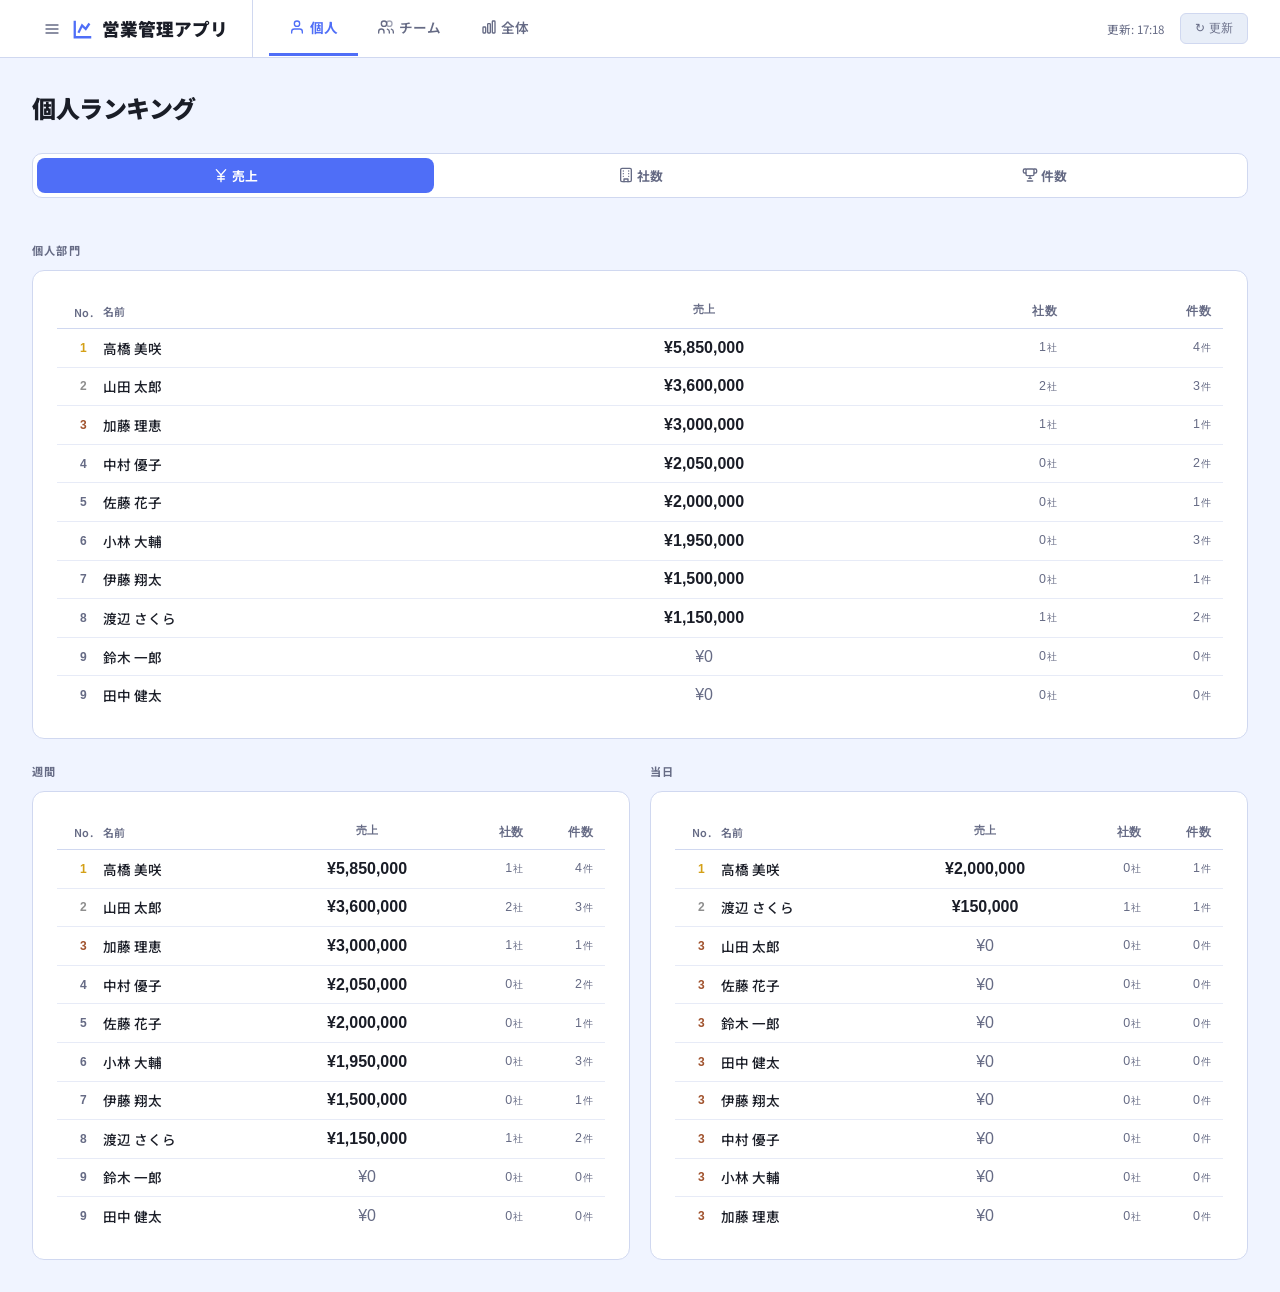
<file: report.html>
<!DOCTYPE html>
<html lang="ja">
<head>
<meta charset="UTF-8">
<meta name="viewport" content="width=device-width, initial-scale=1.0">
<title>商談報告 — LiverGate</title>
<link rel="preconnect" href="https://fonts.googleapis.com">
<link href="https://fonts.googleapis.com/css2?family=Noto+Sans+JP:wght@400;500;700;900&family=DM+Mono:wght@400;500&display=swap" rel="stylesheet">
<style>
  :root {
    --bg: #f0f4ff;
    --surface: #ffffff;
    --surface2: #e8eef8;
    --border: #d0d8f0;
    --accent: #4f6ef7;
    --accent2: #22c55e;
    --accent3: #f7c04f;
    --text: #1a1d27;
    --muted: #666b85;
    --danger: #ef4444;
    --radius: 12px;
  }
  * { box-sizing: border-box; margin: 0; padding: 0; }
  body {
    font-family: 'Noto Sans JP', sans-serif;
    background: var(--bg);
    color: var(--text);
    min-height: 100vh;
    padding-bottom: 5rem;
  }

  /* ===== ヘッダー ===== */
  .header {
    background: var(--surface);
    border-bottom: 1px solid var(--border);
    padding: 0.875rem 1rem;
    display: flex;
    align-items: center;
    gap: 0.75rem;
    position: sticky;
    top: 0;
    z-index: 100;
  }
  .header-back {
    width: 36px; height: 36px;
    border-radius: 8px;
    border: 1px solid var(--border);
    background: var(--surface2);
    display: flex; align-items: center; justify-content: center;
    cursor: pointer; font-size: 1rem;
    color: var(--text);
    text-decoration: none;
  }
  .header-title { font-size: 1rem; font-weight: 700; }
  .header-sub { font-size: 0.72rem; color: var(--muted); margin-left: auto; }

  /* ===== モード切替 ===== */
  .mode-toggle {
    display: flex;
    margin: 1rem;
    background: var(--surface2);
    border-radius: 10px;
    padding: 3px;
    gap: 2px;
  }
  .mode-btn {
    flex: 1; padding: 0.5rem;
    border: none; background: none;
    border-radius: 8px;
    font-family: 'Noto Sans JP', sans-serif;
    font-size: 0.82rem; font-weight: 700;
    cursor: pointer; color: var(--muted);
    transition: all 0.15s;
  }
  .mode-btn.active {
    background: var(--surface);
    color: var(--accent);
    box-shadow: 0 1px 4px rgba(0,0,0,0.1);
  }

  /* ===== フォーム ===== */
  .form-body { padding: 0 1rem; }
  .section {
    background: var(--surface);
    border: 1px solid var(--border);
    border-radius: var(--radius);
    padding: 1rem;
    margin-bottom: 0.75rem;
  }
  .section-title {
    font-size: 0.7rem;
    font-weight: 700;
    color: var(--muted);
    text-transform: uppercase;
    letter-spacing: 1px;
    margin-bottom: 0.875rem;
    display: flex;
    align-items: center;
    gap: 0.4rem;
  }
  .field { margin-bottom: 0.875rem; }
  .field:last-child { margin-bottom: 0; }
  .field label {
    display: block;
    font-size: 0.78rem;
    font-weight: 700;
    margin-bottom: 0.35rem;
    color: var(--text);
  }
  .field label .required {
    color: var(--danger);
    margin-left: 2px;
  }
  .field label .hint {
    font-weight: 400;
    color: var(--muted);
    font-size: 0.7rem;
    margin-left: 0.4rem;
  }
  .field input, .field select, .field textarea {
    width: 100%;
    padding: 0.625rem 0.75rem;
    border: 1.5px solid var(--border);
    border-radius: 8px;
    font-family: 'Noto Sans JP', sans-serif;
    font-size: 0.9rem;
    color: var(--text);
    background: var(--bg);
    outline: none;
    transition: border-color 0.15s;
    appearance: none;
    -webkit-appearance: none;
  }
  .field input:focus, .field select:focus, .field textarea:focus {
    border-color: var(--accent);
    background: var(--surface);
  }
  .field textarea { min-height: 80px; resize: vertical; }
  .field select {
    background-image: url("data:image/svg+xml,%3Csvg xmlns='http://www.w3.org/2000/svg' width='12' height='8' viewBox='0 0 12 8'%3E%3Cpath d='M1 1l5 5 5-5' stroke='%23666b85' stroke-width='1.5' fill='none' stroke-linecap='round'/%3E%3C/svg%3E");
    background-repeat: no-repeat;
    background-position: right 0.75rem center;
    padding-right: 2.5rem;
  }

  /* チェックボックス */
  .checkbox-field {
    display: flex;
    align-items: center;
    gap: 0.625rem;
    padding: 0.625rem 0.75rem;
    border: 1.5px solid var(--border);
    border-radius: 8px;
    background: var(--bg);
    cursor: pointer;
    transition: border-color 0.15s;
  }
  .checkbox-field:has(input:checked) {
    border-color: var(--accent);
    background: #eef1ff;
  }
  .checkbox-field input[type="checkbox"] {
    width: 18px; height: 18px;
    border: 2px solid var(--border);
    border-radius: 4px;
    cursor: pointer;
    accent-color: var(--accent);
    flex-shrink: 0;
  }
  .checkbox-field span {
    font-size: 0.85rem;
    font-weight: 500;
  }

  /* グリッド */
  .grid-2 { display: grid; grid-template-columns: 1fr 1fr; gap: 0.625rem; }

  /* クライアント検索 */
  .client-search-wrap { position: relative; }
  .client-search-wrap input { padding-right: 2.5rem; }
  .client-search-icon {
    position: absolute; right: 0.75rem; top: 50%;
    transform: translateY(-50%);
    color: var(--muted); font-size: 0.9rem; pointer-events: none;
  }
  .client-suggestions {
    position: absolute; top: calc(100% + 4px); left: 0; right: 0;
    background: var(--surface);
    border: 1.5px solid var(--border);
    border-radius: 8px;
    max-height: 200px;
    overflow-y: auto;
    z-index: 50;
    display: none;
    box-shadow: 0 4px 16px rgba(0,0,0,0.1);
  }
  .client-suggestions.show { display: block; }
  .suggestion-item {
    padding: 0.625rem 0.875rem;
    font-size: 0.85rem;
    cursor: pointer;
    border-bottom: 1px solid var(--border);
    transition: background 0.1s;
  }
  .suggestion-item:last-child { border-bottom: none; }
  .suggestion-item:hover { background: var(--surface2); }
  .suggestion-item .suggestion-sub {
    font-size: 0.7rem;
    color: var(--muted);
    margin-top: 1px;
  }

  /* 担当者選択 */
  .member-grid {
    display: grid;
    grid-template-columns: repeat(3, 1fr);
    gap: 0.5rem;
  }
  .member-chip {
    padding: 0.5rem 0.25rem;
    border: 1.5px solid var(--border);
    border-radius: 8px;
    text-align: center;
    font-size: 0.75rem;
    font-weight: 700;
    cursor: pointer;
    background: var(--bg);
    color: var(--muted);
    transition: all 0.15s;
  }
  .member-chip.selected {
    border-color: var(--accent);
    background: #eef1ff;
    color: var(--accent);
  }
  .member-chip .chip-avatar {
    width: 32px; height: 32px;
    border-radius: 50%;
    background: var(--surface2);
    margin: 0 auto 0.25rem;
    display: flex; align-items: center; justify-content: center;
    font-size: 0.9rem;
  }

  /* ステータスバッジ選択 */
  .status-grid {
    display: flex; flex-direction: column; gap: 0.5rem;
  }
  .status-option {
    display: flex;
    align-items: center;
    gap: 0.75rem;
    padding: 0.75rem;
    border: 1.5px solid var(--border);
    border-radius: 8px;
    cursor: pointer;
    background: var(--bg);
    transition: all 0.15s;
  }
  .status-option.selected {
    border-color: var(--accent);
    background: #eef1ff;
  }
  .status-dot {
    width: 10px; height: 10px;
    border-radius: 50%;
    flex-shrink: 0;
  }
  .status-option .status-label { font-size: 0.85rem; font-weight: 700; }
  .status-option .status-desc { font-size: 0.7rem; color: var(--muted); margin-left: auto; }

  /* 送信ボタン */
  .submit-bar {
    position: fixed;
    bottom: 0; left: 0; right: 0;
    background: var(--surface);
    border-top: 1px solid var(--border);
    padding: 0.875rem 1rem;
    display: flex;
    gap: 0.625rem;
  }
  .btn-submit {
    flex: 1;
    padding: 0.875rem;
    background: var(--accent);
    color: #fff;
    border: none;
    border-radius: 10px;
    font-family: 'Noto Sans JP', sans-serif;
    font-size: 0.95rem;
    font-weight: 700;
    cursor: pointer;
    transition: opacity 0.15s;
  }
  .btn-submit:disabled { opacity: 0.5; cursor: not-allowed; }
  .btn-submit:not(:disabled):active { opacity: 0.85; }
  .btn-cancel {
    padding: 0.875rem 1.25rem;
    background: var(--surface2);
    color: var(--muted);
    border: 1px solid var(--border);
    border-radius: 10px;
    font-family: 'Noto Sans JP', sans-serif;
    font-size: 0.85rem;
    font-weight: 700;
    cursor: pointer;
  }

  /* トースト通知 */
  .toast {
    position: fixed;
    top: 1rem; left: 50%; transform: translateX(-50%);
    background: var(--text);
    color: #fff;
    padding: 0.625rem 1.25rem;
    border-radius: 999px;
    font-size: 0.85rem;
    font-weight: 700;
    z-index: 999;
    opacity: 0;
    transition: opacity 0.2s;
    pointer-events: none;
    white-space: nowrap;
  }
  .toast.show { opacity: 1; }
  .toast.success { background: var(--accent2); }
  .toast.error { background: var(--danger); }

  /* ローディング */
  .loading-overlay {
    position: fixed; inset: 0;
    background: rgba(255,255,255,0.8);
    display: flex; align-items: center; justify-content: center;
    z-index: 200;
    display: none;
  }
  .loading-overlay.show { display: flex; }
  .spinner {
    width: 40px; height: 40px;
    border: 3px solid var(--border);
    border-top-color: var(--accent);
    border-radius: 50%;
    animation: spin 0.7s linear infinite;
  }
  @keyframes spin { to { transform: rotate(360deg); } }

  /* hidden */
  .hidden { display: none !important; }

  /* 新規クライアントフォーム */
  .new-client-section {
    background: #eef8ff;
    border: 1.5px dashed #90b8e8;
    border-radius: var(--radius);
    padding: 1rem;
    margin-bottom: 0.75rem;
  }
  .new-client-title {
    font-size: 0.75rem;
    font-weight: 700;
    color: #3b7dd8;
    text-transform: uppercase;
    letter-spacing: 1px;
    margin-bottom: 0.875rem;
  }
</style>
</head>
<body>

<!-- ヘッダー -->
<div class="header">
  <a class="header-back" href="index.html">←</a>
  <div class="header-title"><i data-icon="briefcase"></i> 商談報告</div>
  <div class="header-sub" id="header-user"></div>
</div>

<!-- モード切替 -->
<div class="mode-toggle">
  <button class="mode-btn active" id="mode-btn-existing" onclick="switchMode('existing')">
    <i data-icon="list"></i> 既存クライアント
  </button>
  <button class="mode-btn" id="mode-btn-new" onclick="switchMode('new')">
    <i data-icon="sparkle"></i> 新規クライアント
  </button>
</div>

<div class="form-body">

  <!-- ===== 既存クライアント選択 ===== -->
  <div class="section" id="section-existing">
    <div class="section-title"><i data-icon="search"></i> クライアント</div>
    <div class="field">
      <label>クライアント名<span class="required">*</span></label>
      <div class="client-search-wrap">
        <input type="text" id="client-search" placeholder="社名・店名で検索..." autocomplete="off"
          oninput="searchClients(this.value)">
        <span class="client-search-icon"><i data-icon="search"></i></span>
        <div class="client-suggestions" id="client-suggestions"></div>
      </div>
      <input type="hidden" id="selected-client-id">
      <input type="hidden" id="selected-client-name">
    </div>
  </div>

  <!-- ===== 新規クライアント情報 ===== -->
  <div class="new-client-section hidden" id="section-new-client">
    <div class="new-client-title"><i data-icon="sparkle"></i> 新規クライアント情報</div>
    <div class="field">
      <label>店舗名/会社名<span class="required">*</span><span class="hint">GBP上からコピー</span></label>
      <input type="text" id="nc-name" placeholder="例：〇〇株式会社">
    </div>
    <div class="field">
      <label>GoogleMAPリンク<span class="required">*</span></label>
      <input type="text" id="nc-gmb" placeholder="https://maps.google.com/...">
    </div>
    <div class="field">
      <label>GBPがあるか<span class="required">*</span></label>
      <select id="nc-gbp">
        <option value="">選択してください</option>
        <option value="あり">あり</option>
        <option value="なし">なし</option>
      </select>
    </div>
    <div class="field">
      <label>デリバリー掲載があるか</label>
      <select id="nc-delivery">
        <option value="">選択してください</option>
        <option value="あり">あり</option>
        <option value="なし">なし</option>
      </select>
    </div>
    <div class="field">
      <label>出店名<span class="hint">デリバリー出店名をコピー</span></label>
      <input type="text" id="nc-delivery-name" placeholder="例：〇〇 出前館店">
    </div>
    <div class="field">
      <label>店舗名/会社名/契約者名<span class="required">*</span><span class="hint">個人の場合はフルネーム</span></label>
      <input type="text" id="nc-contractor" placeholder="例：山田 太郎">
    </div>
  </div>

  <!-- ===== ステータス ===== -->
  <div class="section">
    <div class="section-title"><i data-icon="chart"></i> ステータス</div>
    <div class="field">
      <div class="status-grid" id="status-grid">
        <div class="status-option" onclick="selectStatus(this, '商談中')">
          <span class="status-dot" style="background:#f59e0b"></span>
          <span class="status-label">商談中</span>
        </div>
        <div class="status-option" onclick="selectStatus(this, '申込依頼済み')">
          <span class="status-dot" style="background:#3b82f6"></span>
          <span class="status-label">申込依頼済み</span>
        </div>
        <div class="status-option" onclick="selectStatus(this, '申込完了')">
          <span class="status-dot" style="background:#8b5cf6"></span>
          <span class="status-label">申込完了</span>
        </div>
        <div class="status-option" onclick="selectStatus(this, '成約')">
          <span class="status-dot" style="background:#22c55e"></span>
          <span class="status-label">成約</span>
        </div>
        <div class="status-option" onclick="selectStatus(this, 'NG')">
          <span class="status-dot" style="background:#ef4444"></span>
          <span class="status-label">NG</span>
        </div>
        <div class="status-option" onclick="selectStatus(this, '保留')">
          <span class="status-dot" style="background:#6b7280"></span>
          <span class="status-label">保留</span>
        </div>
      </div>
      <input type="hidden" id="selected-status">
    </div>
  </div>

  <!-- ===== 商談詳細 ===== -->
  <div class="section">
    <div class="section-title"><i data-icon="note"></i> 商談詳細</div>
    <div class="grid-2">
      <div class="field">
        <label>商談回数<span class="required">*</span></label>
        <select id="field-meeting-count">
          <option value="">選択</option>
          <option value="1">1回目</option>
          <option value="2">2回目</option>
          <option value="3">3回目</option>
          <option value="4">4回目</option>
          <option value="5">5回目以上</option>
        </select>
      </div>
      <div class="field">
        <label>属性<span class="required">*</span></label>
        <select id="field-attribute">
          <option value="">選択</option>
          <option value="新規">新規</option>
          <option value="既存">既存</option>
          <option value="紹介">紹介</option>
        </select>
      </div>
    </div>
    <div class="field">
      <label>提案商材<span class="required">*</span></label>
      <select id="field-product">
        <option value="">選択してください</option>
        <option value="MEO">MEO</option>
        <option value="SEO">SEO</option>
        <option value="HP制作">HP制作</option>
        <option value="広告運用">広告運用</option>
        <option value="SNS運用">SNS運用</option>
        <option value="その他">その他</option>
      </select>
    </div>
    <div class="field">
      <label class="checkbox-field">
        <input type="checkbox" id="field-multi-product">
        <span>複数商材同時獲得</span>
      </label>
    </div>
    <div class="field">
      <label>NEXT商談の有無<span class="required">*</span></label>
      <select id="field-next">
        <option value="">選択してください</option>
        <option value="あり">あり</option>
        <option value="なし">なし</option>
      </select>
    </div>
    <div class="field">
      <label>商談内容<span class="required">*</span></label>
      <textarea id="field-content" placeholder="商談の内容を入力してください..."></textarea>
    </div>
    <div class="field">
      <label>経費<span class="hint">任意</span></label>
      <input type="text" id="field-expense" placeholder="例：交通費 500円">
    </div>
  </div>

  <!-- ===== 担当者 ===== -->
  <div class="section">
    <div class="section-title"><i data-icon="user"></i> 担当者</div>
    <div class="field">
      <label>アポインター<span class="required">*</span></label>
      <div class="member-grid" id="appointer-grid">
        <div style="color:var(--muted);font-size:0.8rem;padding:0.5rem">読み込み中...</div>
      </div>
      <input type="hidden" id="selected-appointer">
    </div>
    <div class="field">
      <label>クローザー/担当者</label>
      <div class="member-grid" id="closer-grid">
        <div style="color:var(--muted);font-size:0.8rem;padding:0.5rem">読み込み中...</div>
      </div>
      <input type="hidden" id="selected-closer">
    </div>
  </div>

</div><!-- /form-body -->

<!-- 送信バー -->
<div class="submit-bar">
  <button class="btn-cancel" onclick="history.back()">戻る</button>
  <button class="btn-submit" id="btn-submit" onclick="submitForm()">報告を送信</button>
</div>

<!-- トースト -->
<div class="toast" id="toast"></div>

<!-- ローディング -->
<div class="loading-overlay" id="loading">
  <div class="spinner"></div>
</div>

<script src="js/icons.js"></script>
<script>
// ===== 設定 =====
const WORKER_URL   = "https://throbbing-lab-83b8.arata-isozaki.workers.dev";
const APP_TOKEN    = "ES9VbU0ntaer13sncOEjafhgpHe";
const SALES_TABLE  = "tbl1L0SBGe851UXo";
const STAFF_TABLE  = "tblTJ1Ghubk653TQ";
const CLIENT_TABLE = "tblwRQH2baG52xzL";

let allClients = [];
let allStaff   = [];
let currentMode = "existing";
let currentUser = null;

// ===== 初期化 =====
window.addEventListener("DOMContentLoaded", async () => {
  // ログイン確認
  const token = localStorage.getItem("lark_token");
  const userStr = localStorage.getItem("lark_user");
  if (!token || !userStr) {
    location.href = "index.html";
    return;
  }
  currentUser = JSON.parse(userStr);
  document.getElementById("header-user").textContent = currentUser.name || "";

  // データ読み込み
  showLoading(true);
  await Promise.all([loadClients(), loadStaff()]);
  showLoading(false);
});

// ===== データ取得 =====
async function loadClients() {
  try {
    const res = await fetch(`${WORKER_URL}?app_token=${APP_TOKEN}&table_id=${CLIENT_TABLE}&page_size=500`);
    const data = await res.json();
    allClients = (data.data?.items || []).map(r => ({
      id: r.record_id,
      name: getField(r, "店舗名/会社名") || getField(r, "クライアント名") || "",
      contractor: getField(r, "店舗名/会社名/契約者名") || "",
    })).filter(c => c.name);
  } catch(e) { console.error(e); }
}

async function loadStaff() {
  try {
    const res = await fetch(`${WORKER_URL}?app_token=${APP_TOKEN}&table_id=${STAFF_TABLE}&page_size=200`);
    const data = await res.json();
    allStaff = (data.data?.items || []).map(r => ({
      id: r.record_id,
      name: getField(r, "名前") || getField(r, "スタッフ名") || "",
      open_id: getField(r, "open_id") || "",
    })).filter(s => s.name);
    renderMemberGrids();
  } catch(e) { console.error(e); }
}

function getField(record, key) {
  const val = record.fields?.[key];
  if (!val) return "";
  if (typeof val === "string") return val;
  if (typeof val === "number") return val;
  if (Array.isArray(val)) {
    if (val[0]?.name) return val[0].name;
    if (val[0]?.text) return val[0].text;
    return val[0];
  }
  if (val?.value) return Array.isArray(val.value) ? val.value[0] : val.value;
  if (val?.text) return val.text;
  return "";
}

// ===== モード切替 =====
function switchMode(mode) {
  currentMode = mode;
  document.getElementById("mode-btn-existing").classList.toggle("active", mode === "existing");
  document.getElementById("mode-btn-new").classList.toggle("active", mode === "new");
  document.getElementById("section-existing").classList.toggle("hidden", mode === "new");
  document.getElementById("section-new-client").classList.toggle("hidden", mode !== "new");
  // 入力リセット
  document.getElementById("client-search").value = "";
  document.getElementById("selected-client-id").value = "";
  document.getElementById("selected-client-name").value = "";
}

// ===== クライアント検索 =====
function searchClients(query) {
  const sug = document.getElementById("client-suggestions");
  document.getElementById("selected-client-id").value = "";
  document.getElementById("selected-client-name").value = "";
  if (!query.trim()) { sug.classList.remove("show"); return; }
  const filtered = allClients.filter(c =>
    c.name.includes(query) || c.contractor.includes(query)
  ).slice(0, 8);
  if (!filtered.length) {
    sug.innerHTML = `<div class="suggestion-item" style="color:var(--muted)">見つかりません</div>`;
  } else {
    sug.innerHTML = filtered.map(c => `
      <div class="suggestion-item" onclick="selectClient('${c.id}','${c.name.replace(/'/g,"\\'")}')">
        <div>${c.name}</div>
        ${c.contractor ? `<div class="suggestion-sub">${c.contractor}</div>` : ""}
      </div>
    `).join("");
  }
  sug.classList.add("show");
}

function selectClient(id, name) {
  document.getElementById("client-search").value = name;
  document.getElementById("selected-client-id").value = id;
  document.getElementById("selected-client-name").value = name;
  document.getElementById("client-suggestions").classList.remove("show");
}

document.addEventListener("click", e => {
  if (!e.target.closest(".client-search-wrap")) {
    document.getElementById("client-suggestions")?.classList.remove("show");
  }
});

// ===== ステータス選択 =====
function selectStatus(el, value) {
  document.querySelectorAll(".status-option").forEach(s => s.classList.remove("selected"));
  el.classList.add("selected");
  document.getElementById("selected-status").value = value;
}

// ===== メンバーグリッド描画 =====
function renderMemberGrids() {
  ["appointer", "closer"].forEach(type => {
    const grid = document.getElementById(`${type}-grid`);
    const hiddenId = `selected-${type}`;
    const isMulti = type === "closer";

    grid.innerHTML = allStaff.map(s => `
      <div class="member-chip" data-name="${s.name}" 
        onclick="selectMember(this, '${hiddenId}', ${isMulti})">
        <div class="chip-avatar">${s.name.charAt(0)}</div>
        ${s.name}
      </div>
    `).join("");

    // closerは自分をデフォルト選択
    if (type === "closer" && currentUser?.name) {
      const myChip = [...grid.querySelectorAll(".member-chip")]
        .find(c => c.dataset.name === currentUser.name);
      if (myChip) selectMember(myChip, hiddenId, true);
    }
  });
}

function selectMember(el, hiddenId, multi) {
  if (!multi) {
    // 単一選択（アポインター）
    [...el.parentElement.children].forEach(c => c.classList.remove("selected"));
    el.classList.add("selected");
    document.getElementById(hiddenId).value = el.dataset.name;
  } else {
    // 複数選択可（クローザー）
    el.classList.toggle("selected");
    const selected = [...el.parentElement.querySelectorAll(".member-chip.selected")]
      .map(c => c.dataset.name);
    document.getElementById(hiddenId).value = selected.join(",");
  }
}

// ===== バリデーション =====
function validate() {
  if (currentMode === "existing") {
    if (!document.getElementById("selected-client-id").value) {
      showToast("クライアントを選択してください", "error"); return false;
    }
  } else {
    if (!document.getElementById("nc-name").value.trim()) {
      showToast("店舗名/会社名を入力してください", "error"); return false;
    }
    if (!document.getElementById("nc-contractor").value.trim()) {
      showToast("契約者名を入力してください", "error"); return false;
    }
  }
  if (!document.getElementById("selected-status").value) {
    showToast("ステータスを選択してください", "error"); return false;
  }
  if (!document.getElementById("field-meeting-count").value) {
    showToast("商談回数を選択してください", "error"); return false;
  }
  if (!document.getElementById("field-attribute").value) {
    showToast("属性を選択してください", "error"); return false;
  }
  if (!document.getElementById("field-content").value.trim()) {
    showToast("商談内容を入力してください", "error"); return false;
  }
  if (!document.getElementById("selected-appointer").value) {
    showToast("アポインターを選択してください", "error"); return false;
  }
  return true;
}

// ===== 送信 =====
async function submitForm() {
  if (!validate()) return;
  showLoading(true);

  try {
    let clientRecordId = document.getElementById("selected-client-id").value;
    let clientName = document.getElementById("selected-client-name").value;

    // 新規クライアントの場合は先にクライアントマスタに登録
    if (currentMode === "new") {
      const ncFields = {
        "店舗名/会社名": document.getElementById("nc-name").value.trim(),
        "GoogleMAPリンク": document.getElementById("nc-gmb").value.trim(),
        "GBPがあるか": document.getElementById("nc-gbp").value,
        "デリバリー掲載があるか": document.getElementById("nc-delivery").value,
        "出店名": document.getElementById("nc-delivery-name").value.trim(),
        "店舗名/会社名/契約者名": document.getElementById("nc-contractor").value.trim(),
      };
      // 空フィールド除去
      Object.keys(ncFields).forEach(k => { if (!ncFields[k]) delete ncFields[k]; });

      const ncRes = await fetch(`${WORKER_URL}?action=create`, {
        method: "POST",
        headers: { "Content-Type": "application/json" },
        body: JSON.stringify({ app_token: APP_TOKEN, table_id: CLIENT_TABLE, fields: ncFields }),
      });
      const ncData = await ncRes.json();
      if (ncData.code !== 0) throw new Error("クライアント登録失敗: " + ncData.msg);
      clientRecordId = ncData.data?.record?.record_id;
      clientName = ncFields["店舗名/会社名"];
    }

    // 商談報告を売上テーブルに登録
    const closer = document.getElementById("selected-closer").value;
    const appointer = document.getElementById("selected-appointer").value;

    const fields = {
      "ステータス": document.getElementById("selected-status").value,
      "属性": document.getElementById("field-attribute").value,
      "商談回数": document.getElementById("field-meeting-count").value,
      "商談内容": document.getElementById("field-content").value.trim(),
      "NEXT商談の有無": document.getElementById("field-next").value,
      "提案商材": document.getElementById("field-product").value,
      "複数商材同時獲得": document.getElementById("field-multi-product").checked,
    };
    if (document.getElementById("field-expense").value)
      fields["経費"] = document.getElementById("field-expense").value;
    if (appointer) fields["アポインター"] = [{ name: appointer }];
    if (closer) fields["クローザー/担当者"] = closer.split(",").map(n => ({ name: n }));
    if (clientRecordId) fields["クライアント名"] = { link_record_ids: [clientRecordId] };

    // 空フィールド除去
    Object.keys(fields).forEach(k => {
      if (fields[k] === "" || fields[k] === null || fields[k] === undefined) delete fields[k];
    });

    const res = await fetch(`${WORKER_URL}?action=create`, {
      method: "POST",
      headers: { "Content-Type": "application/json" },
      body: JSON.stringify({ app_token: APP_TOKEN, table_id: SALES_TABLE, fields }),
    });
    const data = await res.json();
    if (data.code !== 0) throw new Error("報告失敗: " + data.msg);

    showLoading(false);
    showToast(icon("check","sm") + " 商談報告を登録しました！", "success");
    setTimeout(() => history.back(), 1500);

  } catch(e) {
    showLoading(false);
    showToast(icon("x","sm") + " " + e.message, "error");
    console.error(e);
  }
}

// ===== UI ヘルパー =====
function showLoading(show) {
  document.getElementById("loading").classList.toggle("show", show);
  document.getElementById("btn-submit").disabled = show;
}

let toastTimer;
function showToast(msg, type = "") {
  const el = document.getElementById("toast");
  el.textContent = msg;
  el.className = "toast show" + (type ? " " + type : "");
  clearTimeout(toastTimer);
  toastTimer = setTimeout(() => el.classList.remove("show"), 3000);
}
</script>
</body>
</html>
</file>
